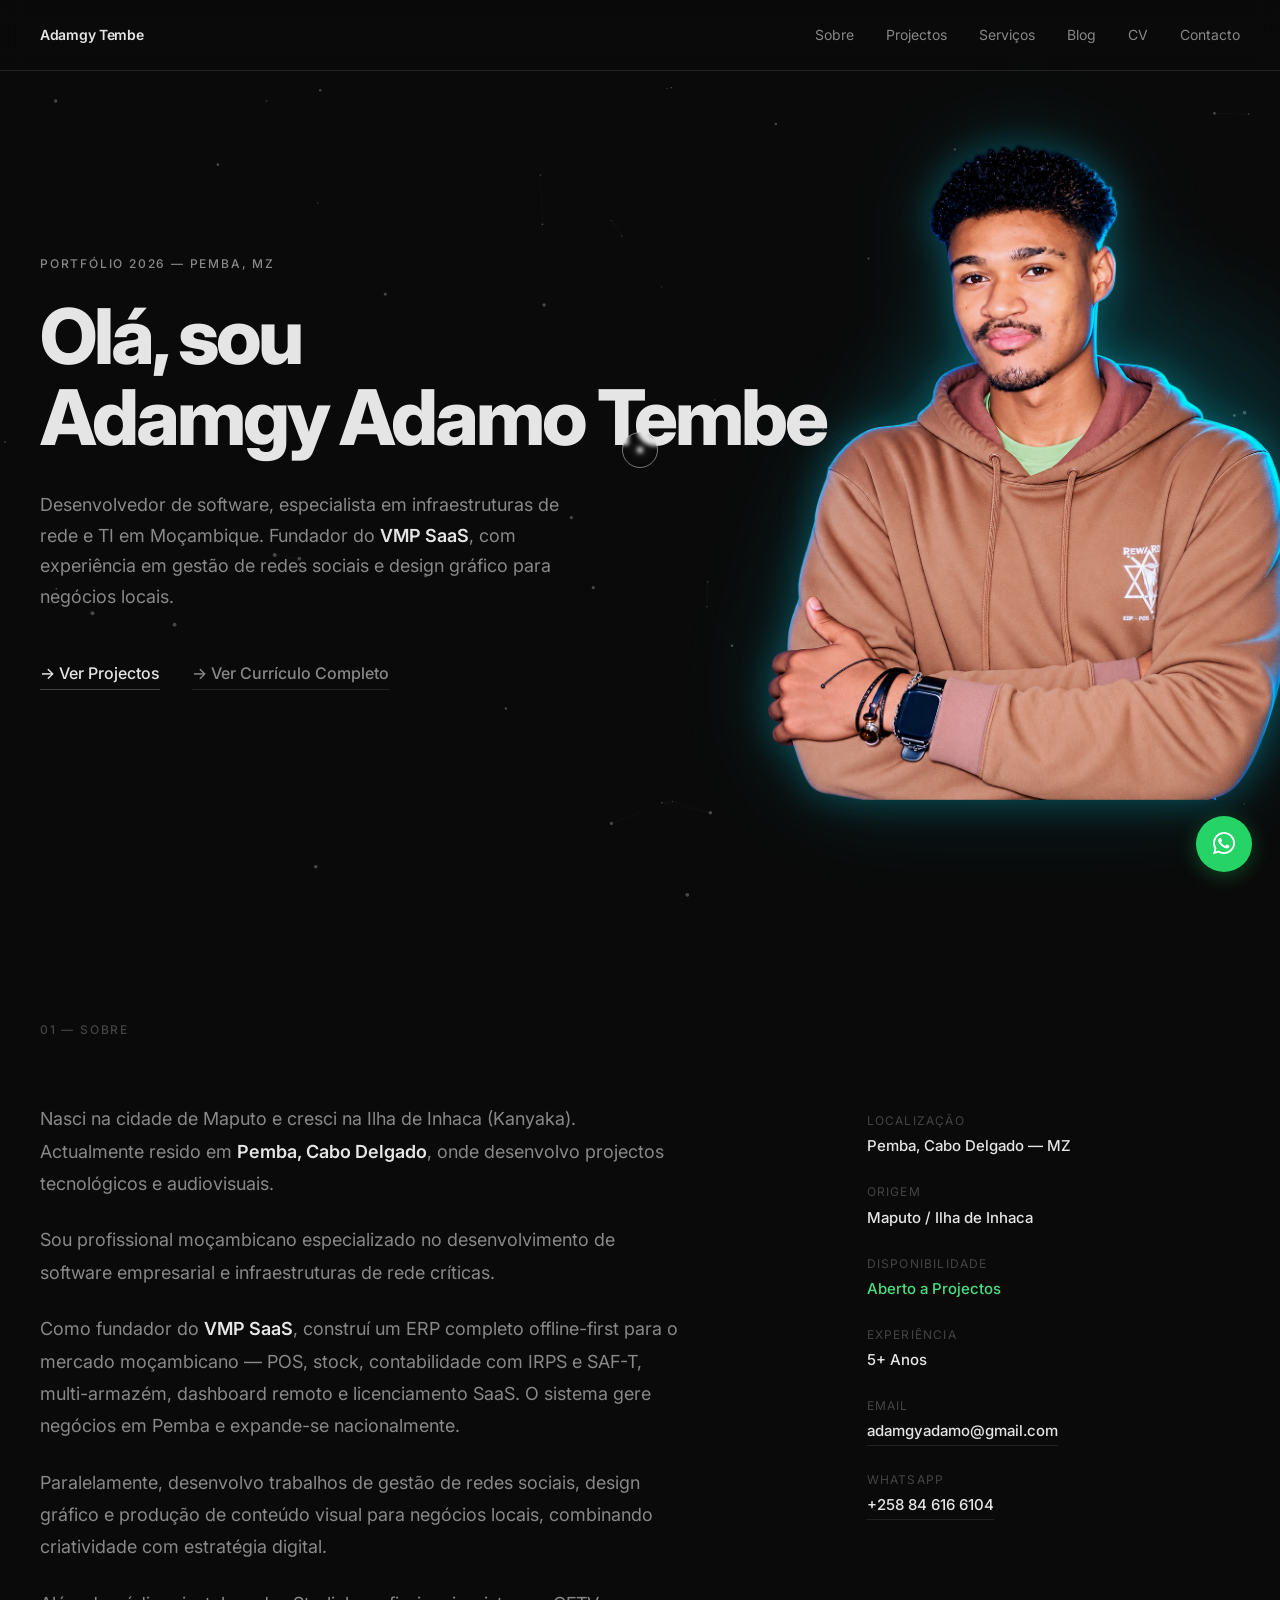
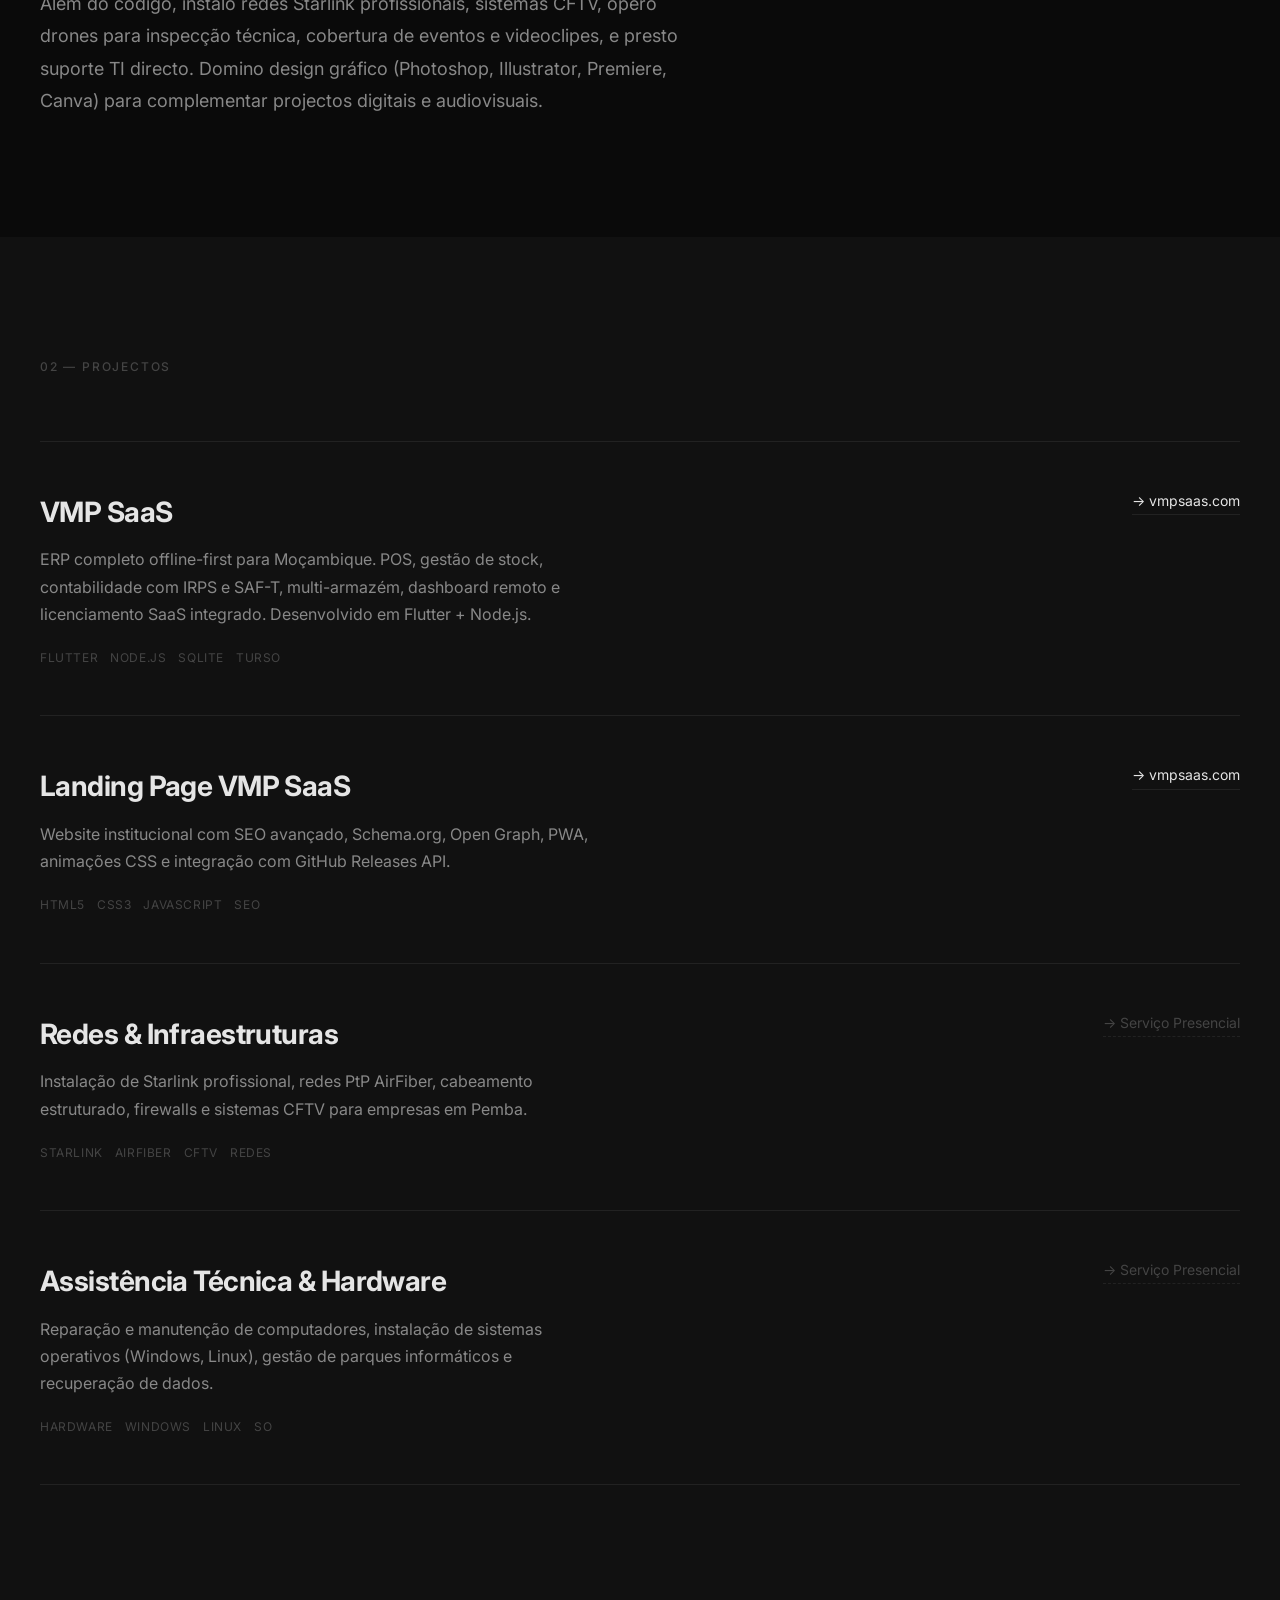
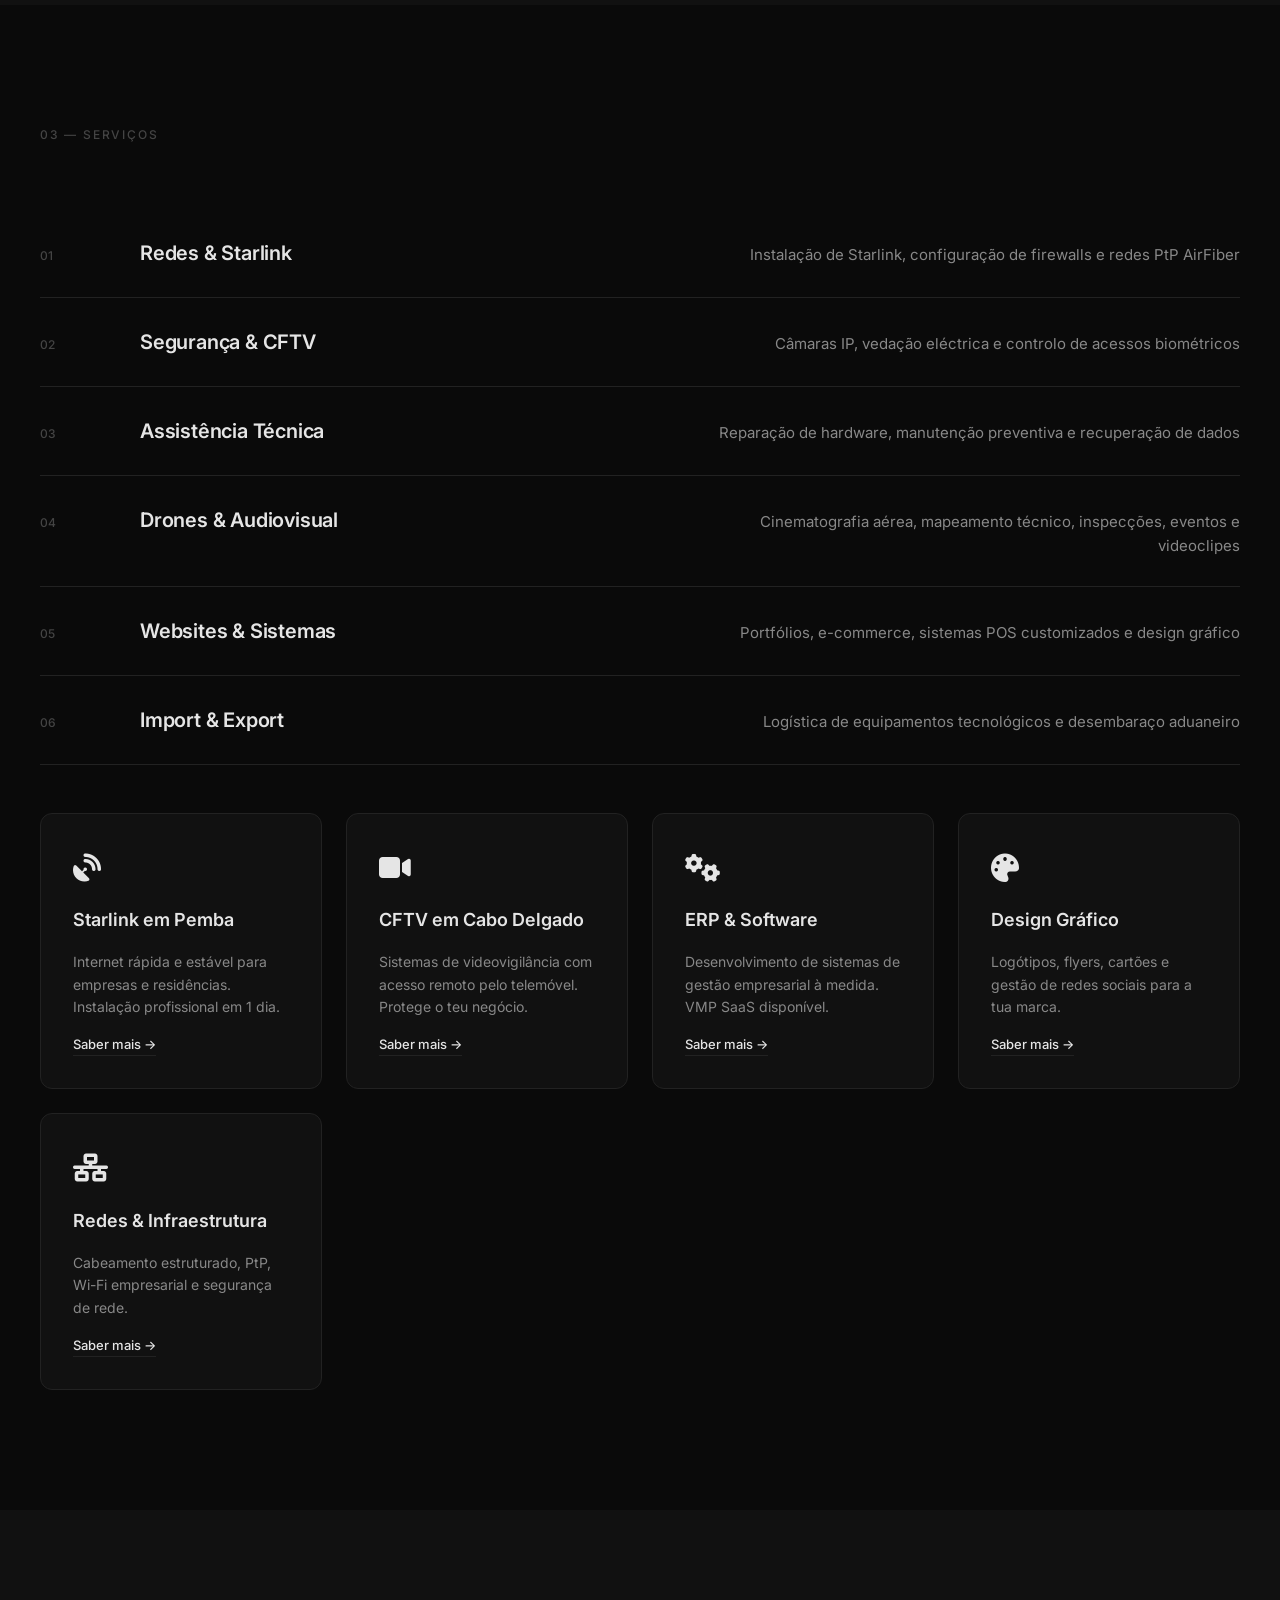
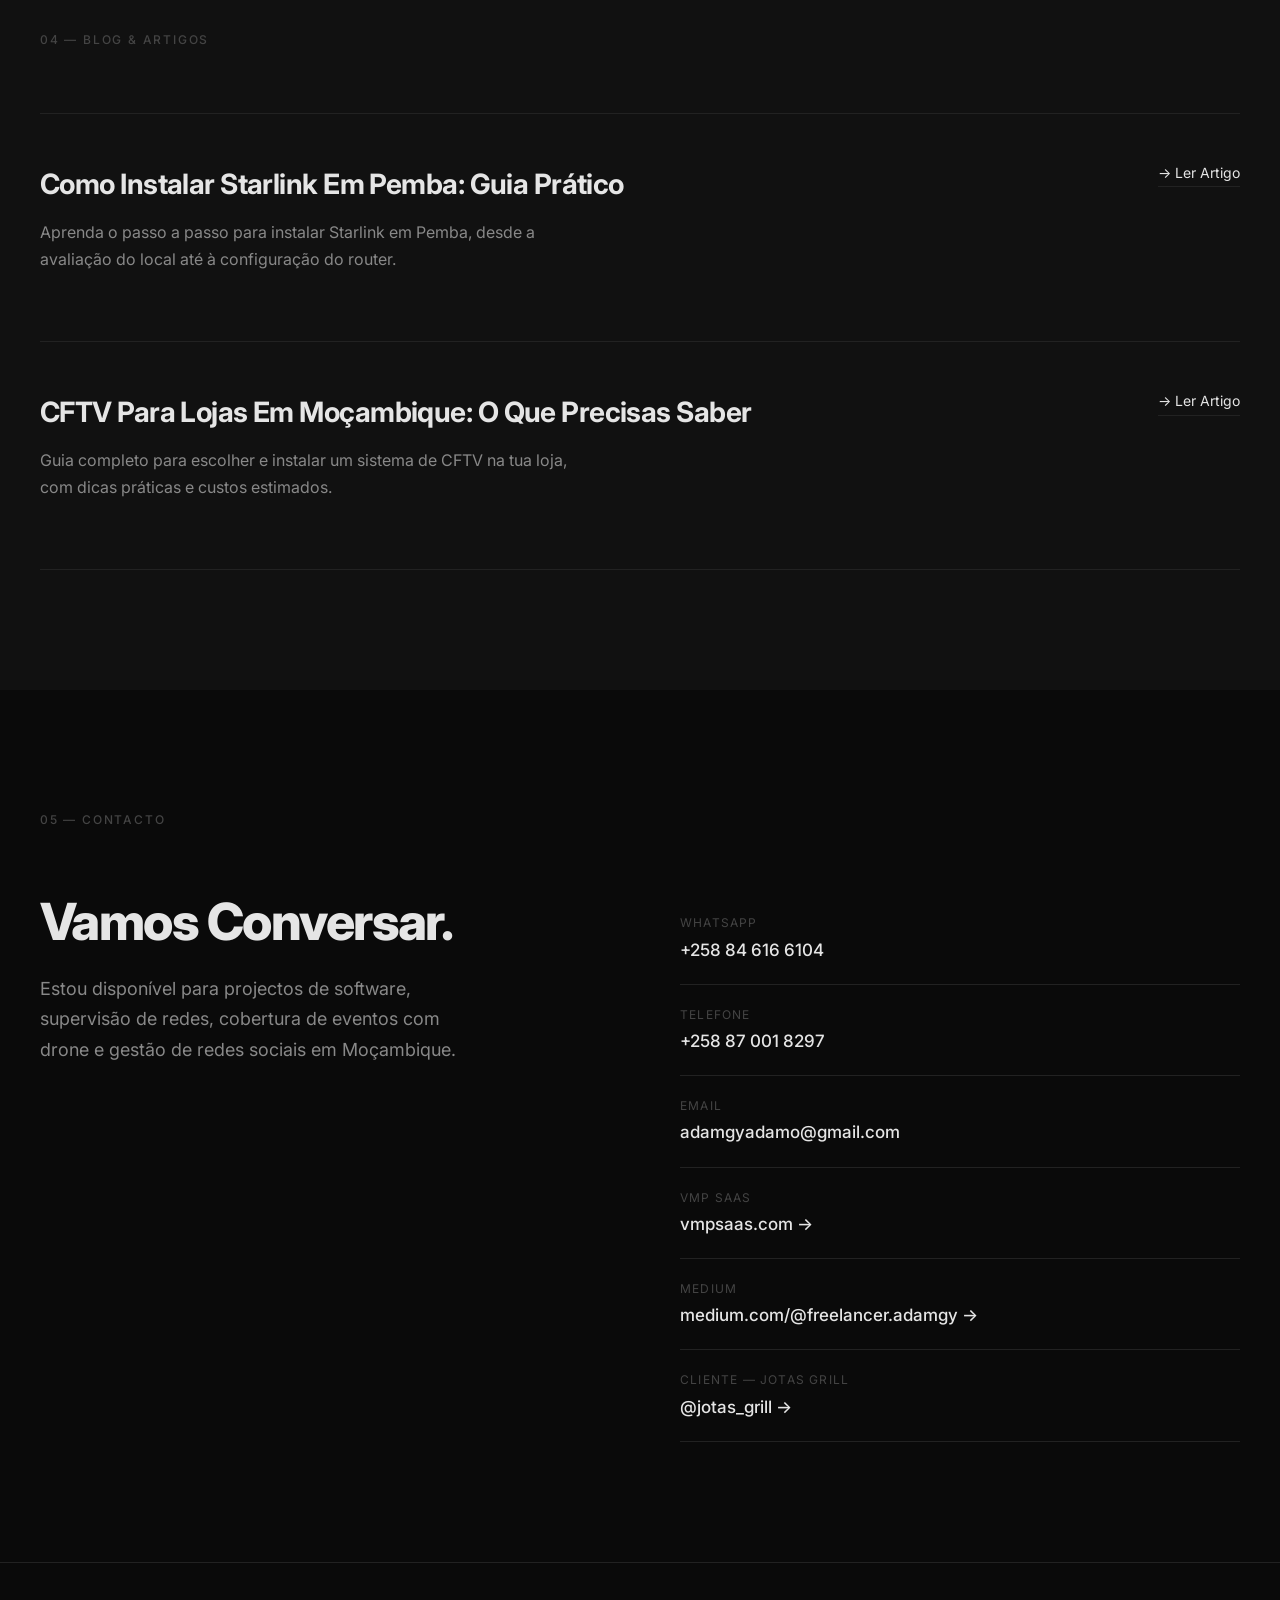
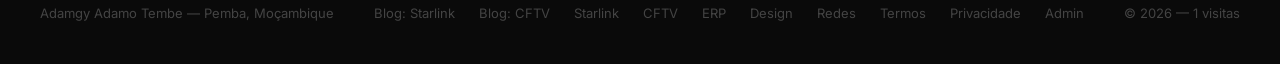
<file: index.html>
<!DOCTYPE html>
<html lang="pt">
<head>
    <meta charset="UTF-8">
    <meta name="viewport" content="width=device-width, initial-scale=1.0">
    
    <!-- SEO Title -->
    <title>Adamgy Adamo Tembe | Desenvolvedor de Software, Redes Starlink e CFTV em Pemba, MZ</title>
    
    <!-- Meta Description -->
    <meta name="description" content="Desenvolvedor de software e especialista em redes Starlink, CFTV e infraestruturas TI em Pemba, Moçambique. Fundador do VMP SaaS. Solicita orçamento hoje.">
    
    <meta name="author" content="Adamgy Adamo Tembe">
    <meta name="robots" content="index, follow">
    <meta name="theme-color" content="#0a0a0a">
    <link rel="canonical" href="https://adamgy.vmpsaas.com/">
    
    <!-- Open Graph Completo -->
    <meta property="og:title" content="Adamgy Adamo Tembe | Desenvolvedor de Software e Redes em Pemba">
    <meta property="og:description" content="Desenvolvedor de software, especialista em Starlink, CFTV e infraestruturas TI em Pemba, MZ. Fundador do VMP SaaS.">
    <meta property="og:type" content="profile">
    <meta property="og:url" content="https://adamgy.vmpsaas.com/">
    <meta property="og:image" content="https://adamgy.vmpsaas.com/assets/images/adamgy.png">
    <meta property="og:image:alt" content="Retrato de Adamgy Adamo Tembe">
    <meta property="og:locale" content="pt_MZ">
    <meta property="og:site_name" content="Portfólio de Adamgy Adamo Tembe">
    
    <!-- Twitter Card -->
    <meta name="twitter:card" content="summary_large_image">
    <meta name="twitter:title" content="Adamgy Adamo Tembe | Desenvolvedor de Software e Redes">
    <meta name="twitter:description" content="Desenvolvedor de software, especialista em Starlink, CFTV e infraestruturas TI em Pemba, MZ.">
    <meta name="twitter:image" content="https://adamgy.vmpsaas.com/assets/images/adamgy.png">
    
    <!-- Schema.org Person + ContactPoint -->
    <script type="application/ld+json">
    {
        "@context": "https://schema.org",
        "@type": "Person",
        "name": "Adamgy Adamo Tembe",
        "jobTitle": "Desenvolvedor de Software",
        "description": "Desenvolvedor de software e especialista em redes Starlink, CFTV e infraestruturas TI em Pemba, Moçambique. Fundador do VMP SaaS.",
        "url": "https://adamgy.vmpsaas.com/",
        "image": "https://adamgy.vmpsaas.com/assets/images/adamgy.png",
        "address": {
            "@type": "PostalAddress",
            "addressLocality": "Pemba",
            "addressRegion": "Cabo Delgado",
            "addressCountry": "MZ"
        },
        "worksFor": {
            "@type": "Organization",
            "name": "VMP SaaS",
            "url": "https://vmpsaas.com"
        },
        "sameAs": [
            "https://linkedin.com/in/adamgy-adamo-tembe-901a17229",
            "https://github.com/adamgy",
            "https://medium.com/@freelancer.adamgy",
            "https://instagram.com/adamgy",
            "https://youtube.com/@adamgy",
            "https://facebook.com/adamgy"
        ],
        "contactPoint": {
            "@type": "ContactPoint",
            "telephone": "+258846166104",
            "email": "adamgyadamo@gmail.com",
            "contactType": "customer service",
            "availableLanguage": ["Portuguese", "English"]
        }
    }
    </script>
    
    <link rel="preconnect" href="https://fonts.googleapis.com">
    <link rel="preconnect" href="https://fonts.gstatic.com" crossorigin>
    <link href="https://fonts.googleapis.com/css2?family=Inter:wght@300;400;500;600;700;800&display=swap" rel="stylesheet">
    <link rel="stylesheet" href="https://cdnjs.cloudflare.com/ajax/libs/font-awesome/6.5.0/css/all.min.css">
    <link rel="stylesheet" href="style.css">
    <link rel="manifest" href="manifest.json">
    <link rel="icon" type="image/svg+xml" href="data:image/svg+xml,%3Csvg xmlns='http://www.w3.org/2000/svg' viewBox='0 0 100 100'%3E%3Crect width='100' height='100' rx='20' fill='%230a0a0a'/%3E%3Ctext x='50' y='68' font-size='50' font-weight='800' text-anchor='middle' fill='%23e5e5e5' font-family='Arial'%3EA%3C/text%3E%3C/svg%3E">
</head>
<body>
    <canvas id="bg-canvas"></canvas>
    <div class="cursor-dot"></div>
    <div class="cursor-outline"></div>
    
    <nav class="nav">
        <a href="/" class="nav-logo">Adamgy Tembe</a>
        <div class="nav-links">
            <a href="#sobre">Sobre</a>
            <a href="#projectos">Projectos</a>
            <a href="#servicos">Serviços</a>
            <a href="/blog/">Blog</a>
            <a href="cv.html">CV</a>
            <a href="#contacto">Contacto</a>
        </div>
        <button class="nav-toggle" aria-label="Menu">≡</button>
    </nav>

    <header class="hero">
        <div class="hero-portrait" aria-hidden="true">
            <img src="assets/images/adamgy.png" alt="">
        </div>
        <p class="hero-eyebrow">Portfólio 2026 — Pemba, MZ</p>
        <h1 class="hero-title">
            Olá, sou<br>
            <span class="hero-name">Adamgy Adamo Tembe</span>
        </h1>
        <p class="hero-desc">
            Desenvolvedor de software, especialista em infraestruturas de rede e TI em Moçambique. 
            Fundador do <strong>VMP SaaS</strong>, com experiência em gestão de redes sociais e design gráfico para negócios locais.
        </p>
        <div class="hero-actions">
            <a href="#projectos" class="hero-link">→ Ver Projectos</a>
            <a href="cv.html" class="hero-link secondary">→ Ver Currículo Completo</a>
        </div>
    </header>

    <section id="sobre" class="section">
        <div class="section-inner">
            <h2 class="section-label">01 — Sobre</h2>
            <div class="section-grid">
                <div class="section-text">
                    <p>
                        Nasci na cidade de Maputo e cresci na Ilha de Inhaca (Kanyaka). Actualmente resido em 
                        <strong>Pemba, Cabo Delgado</strong>, onde desenvolvo projectos tecnológicos e audiovisuais.
                    </p>
                    <p>
                        Sou profissional moçambicano especializado no desenvolvimento de software empresarial e 
                        infraestruturas de rede críticas.
                    </p>
                    <p>
                        Como fundador do <strong>VMP SaaS</strong>, construí um ERP completo offline-first 
                        para o mercado moçambicano — POS, stock, contabilidade com IRPS e SAF-T, multi-armazém, 
                        dashboard remoto e licenciamento SaaS. O sistema gere negócios em Pemba e expande-se nacionalmente.
                    </p>
                    <p>
                        Paralelamente, desenvolvo trabalhos de gestão de redes sociais, design gráfico e produção de 
                        conteúdo visual para negócios locais, combinando criatividade com estratégia digital.
                    </p>
                    <p>
                        Além do código, instalo redes Starlink profissionais, sistemas CFTV, opero drones para 
                        inspecção técnica, cobertura de eventos e videoclipes, e presto suporte TI directo. 
                        Domino design gráfico (Photoshop, Illustrator, Premiere, Canva) para complementar 
                        projectos digitais e audiovisuais.
                    </p>
                </div>
                <div class="section-meta">
                    <div class="meta-item">
                        <span class="meta-label">Localização</span>
                        <span class="meta-value">Pemba, Cabo Delgado — MZ</span>
                    </div>
                    <div class="meta-item">
                        <span class="meta-label">Origem</span>
                        <span class="meta-value">Maputo / Ilha de Inhaca</span>
                    </div>
                    <div class="meta-item">
                        <span class="meta-label">Disponibilidade</span>
                        <span class="meta-value status-open">Aberto a Projectos</span>
                    </div>
                    <div class="meta-item">
                        <span class="meta-label">Experiência</span>
                        <span class="meta-value">5+ Anos</span>
                    </div>
                    <div class="meta-item">
                        <span class="meta-label">Email</span>
                        <a href="mailto:adamgyadamo@gmail.com" class="meta-value link">adamgyadamo@gmail.com</a>
                    </div>
                    <div class="meta-item">
                        <span class="meta-label">WhatsApp</span>
                        <a href="https://wa.me/258846166104" class="meta-value link">+258 84 616 6104</a>
                    </div>
                </div>
            </div>
        </div>
    </section>

    <section id="projectos" class="section section-dim">
        <div class="section-inner">
            <h2 class="section-label">02 — Projectos</h2>
            
            <div class="project-list">
                <article class="project-item">
                    <div class="project-main">
                        <h3 class="project-title">VMP SaaS</h3>
                        <p class="project-desc">
                            ERP completo offline-first para Moçambique. POS, gestão de stock, 
                            contabilidade com IRPS e SAF-T, multi-armazém, dashboard remoto e 
                            licenciamento SaaS integrado. Desenvolvido em Flutter + Node.js.
                        </p>
                        <div class="project-tags">
                            <span>Flutter</span>
                            <span>Node.js</span>
                            <span>SQLite</span>
                            <span>Turso</span>
                        </div>
                    </div>
                    <div class="project-side">
                        <a href="https://vmpsaas.com" target="_blank" class="project-link">→ vmpsaas.com</a>
                    </div>
                </article>

                <article class="project-item">
                    <div class="project-main">
                        <h3 class="project-title">Landing Page VMP SaaS</h3>
                        <p class="project-desc">
                            Website institucional com SEO avançado, Schema.org, Open Graph, 
                            PWA, animações CSS e integração com GitHub Releases API.
                        </p>
                        <div class="project-tags">
                            <span>HTML5</span>
                            <span>CSS3</span>
                            <span>JavaScript</span>
                            <span>SEO</span>
                        </div>
                    </div>
                    <div class="project-side">
                        <a href="https://vmpsaas.com" target="_blank" class="project-link">→ vmpsaas.com</a>
                    </div>
                </article>

                <article class="project-item">
                    <div class="project-main">
                        <h3 class="project-title">Redes & Infraestruturas</h3>
                        <p class="project-desc">
                            Instalação de Starlink profissional, redes PtP AirFiber, 
                            cabeamento estruturado, firewalls e sistemas CFTV para empresas em Pemba.
                        </p>
                        <div class="project-tags">
                            <span>Starlink</span>
                            <span>AirFiber</span>
                            <span>CFTV</span>
                            <span>Redes</span>
                        </div>
                    </div>
                    <div class="project-side">
                        <span class="project-link disabled">→ Serviço Presencial</span>
                    </div>
                </article>

                <article class="project-item">
                    <div class="project-main">
                        <h3 class="project-title">Assistência Técnica & Hardware</h3>
                        <p class="project-desc">
                            Reparação e manutenção de computadores, instalação de sistemas operativos 
                            (Windows, Linux), gestão de parques informáticos e recuperação de dados.
                        </p>
                        <div class="project-tags">
                            <span>Hardware</span>
                            <span>Windows</span>
                            <span>Linux</span>
                            <span>SO</span>
                        </div>
                    </div>
                    <div class="project-side">
                        <span class="project-link disabled">→ Serviço Presencial</span>
                    </div>
                </article>
            </div>
        </div>
    </section>

    <section id="servicos" class="section">
        <div class="section-inner">
            <h2 class="section-label">03 — Serviços</h2>
            <div class="service-list">
                <div class="service-row">
                    <span class="service-num">01</span>
                    <h3 class="service-name">Redes & Starlink</h3>
                    <p class="service-detail">Instalação de Starlink, configuração de firewalls e redes PtP AirFiber</p>
                </div>
                <div class="service-row">
                    <span class="service-num">02</span>
                    <h3 class="service-name">Segurança & CFTV</h3>
                    <p class="service-detail">Câmaras IP, vedação eléctrica e controlo de acessos biométricos</p>
                </div>
                <div class="service-row">
                    <span class="service-num">03</span>
                    <h3 class="service-name">Assistência Técnica</h3>
                    <p class="service-detail">Reparação de hardware, manutenção preventiva e recuperação de dados</p>
                </div>
                <div class="service-row">
                    <span class="service-num">04</span>
                    <h3 class="service-name">Drones & Audiovisual</h3>
                    <p class="service-detail">Cinematografia aérea, mapeamento técnico, inspecções, eventos e videoclipes</p>
                </div>
                <div class="service-row">
                    <span class="service-num">05</span>
                    <h3 class="service-name">Websites & Sistemas</h3>
                    <p class="service-detail">Portfólios, e-commerce, sistemas POS customizados e design gráfico</p>
                </div>
                <div class="service-row">
                    <span class="service-num">06</span>
                    <h3 class="service-name">Import & Export</h3>
                    <p class="service-detail">Logística de equipamentos tecnológicos e desembaraço aduaneiro</p>
                </div>
            </div>

            <!-- Links para as páginas de destino (landing pages) -->
            <div class="service-cards">
                <a href="/starlink-pemba.html" class="service-card">
                    <span class="service-card-icon"><i class="fa-solid fa-satellite-dish"></i></span>
                    <span class="service-card-title">Starlink em Pemba</span>
                    <span class="service-card-desc">Internet rápida e estável para empresas e residências. Instalação profissional em 1 dia.</span>
                    <span class="service-card-link">Saber mais →</span>
                </a>
                <a href="/cftv-cabo-delgado.html" class="service-card">
                    <span class="service-card-icon"><i class="fa-solid fa-video"></i></span>
                    <span class="service-card-title">CFTV em Cabo Delgado</span>
                    <span class="service-card-desc">Sistemas de videovigilância com acesso remoto pelo telemóvel. Protege o teu negócio.</span>
                    <span class="service-card-link">Saber mais →</span>
                </a>
                <a href="/desenvolvimento-erp-mocambique.html" class="service-card">
                    <span class="service-card-icon"><i class="fa-solid fa-gears"></i></span>
                    <span class="service-card-title">ERP & Software</span>
                    <span class="service-card-desc">Desenvolvimento de sistemas de gestão empresarial à medida. VMP SaaS disponível.</span>
                    <span class="service-card-link">Saber mais →</span>
                </a>
                <a href="/design-grafico-mocambique.html" class="service-card">
                    <span class="service-card-icon"><i class="fa-solid fa-palette"></i></span>
                    <span class="service-card-title">Design Gráfico</span>
                    <span class="service-card-desc">Logótipos, flyers, cartões e gestão de redes sociais para a tua marca.</span>
                    <span class="service-card-link">Saber mais →</span>
                </a>
                <a href="/redes-infraestrutura-pemba.html" class="service-card">
                    <span class="service-card-icon"><i class="fa-solid fa-network-wired"></i></span>
                    <span class="service-card-title">Redes & Infraestrutura</span>
                    <span class="service-card-desc">Cabeamento estruturado, PtP, Wi-Fi empresarial e segurança de rede.</span>
                    <span class="service-card-link">Saber mais →</span>
                </a>
            </div>
        </div>
    </section>

    <!-- LINKS PARA O BLOG -->
    <section id="blog" class="section section-dim">
        <div class="section-inner">
            <h2 class="section-label">04 — Blog & Artigos</h2>
            <div class="project-list">
                <article class="project-item">
                    <div class="project-main">
                        <h3 class="project-title">Como Instalar Starlink Em Pemba: Guia Prático</h3>
                        <p class="project-desc">
                            Aprenda o passo a passo para instalar Starlink em Pemba, desde a avaliação do local até à configuração do router.
                        </p>
                    </div>
                    <div class="project-side">
                        <a href="/blog/como-instalar-starlink-pemba.html" class="project-link">→ Ler Artigo</a>
                    </div>
                </article>
                <article class="project-item">
                    <div class="project-main">
                        <h3 class="project-title">CFTV Para Lojas Em Moçambique: O Que Precisas Saber</h3>
                        <p class="project-desc">
                            Guia completo para escolher e instalar um sistema de CFTV na tua loja, com dicas práticas e custos estimados.
                        </p>
                    </div>
                    <div class="project-side">
                        <a href="/blog/cftv-lojas-mocambique.html" class="project-link">→ Ler Artigo</a>
                    </div>
                </article>
            </div>
        </div>
    </section>

    <section id="contacto" class="section">
        <div class="section-inner">
            <h2 class="section-label">05 — Contacto</h2>
            <div class="contact-layout">
                <div class="contact-lead">
                    <h3 class="contact-title">Vamos Conversar.</h3>
                    <p class="contact-desc">
                        Estou disponível para projectos de software, supervisão de redes, 
                        cobertura de eventos com drone e gestão de redes sociais em Moçambique.
                    </p>
                </div>
                <div class="contact-channels">
                    <a href="https://wa.me/258846166104?text=Olá,%20gostaria%20de%20pedir%20um%20orçamento" target="_blank" class="channel">
                        <span class="channel-label">WhatsApp</span>
                        <span class="channel-value">+258 84 616 6104</span>
                    </a>
                    <a href="tel:+258870018297" class="channel">
                        <span class="channel-label">Telefone</span>
                        <span class="channel-value">+258 87 001 8297</span>
                    </a>
                    <a href="mailto:adamgyadamo@gmail.com" class="channel">
                        <span class="channel-label">Email</span>
                        <span class="channel-value">adamgyadamo@gmail.com</span>
                    </a>
                    <a href="https://vmpsaas.com" target="_blank" class="channel">
                        <span class="channel-label">VMP SaaS</span>
                        <span class="channel-value">vmpsaas.com →</span>
                    </a>
                    <a href="https://medium.com/@freelancer.adamgy" target="_blank" class="channel">
                        <span class="channel-label">Medium</span>
                        <span class="channel-value">medium.com/@freelancer.adamgy →</span>
                    </a>
                    <a href="https://www.instagram.com/jotas_grill/" target="_blank" class="channel">
                        <span class="channel-label">Cliente — Jotas Grill</span>
                        <span class="channel-value">@jotas_grill →</span>
                    </a>
                </div>
            </div>
        </div>
    </section>

    <footer class="footer">
        <div class="footer-inner">
            <p>Adamgy Adamo Tembe — Pemba, Moçambique</p>
            <div class="footer-links">
                <a href="/blog/como-instalar-starlink-pemba.html">Blog: Starlink</a>
                <a href="/blog/cftv-lojas-mocambique.html">Blog: CFTV</a>
                <a href="/starlink-pemba.html">Starlink</a>
                <a href="/cftv-cabo-delgado.html">CFTV</a>
                <a href="/desenvolvimento-erp-mocambique.html">ERP</a>
                <a href="/design-grafico-mocambique.html">Design</a>
                <a href="/redes-infraestrutura-pemba.html">Redes</a>
                <a href="termos.html">Termos</a>
                <a href="privacidade.html">Privacidade</a>
                <a href="login.html">Admin</a>
            </div>
            <p class="footer-copy">© 2026 — <span id="visit-count">...</span> visitas</p>
        </div>
    </footer>

    <a href="https://wa.me/258846166104?text=Olá,%20gostaria%20de%20pedir%20um%20orçamento" class="wa-float" target="_blank" rel="noopener" aria-label="Pedir orçamento pelo WhatsApp">
        <i class="fa-brands fa-whatsapp"></i>
    </a>

    <script src="script.js"></script>
</body>
</html>
</file>
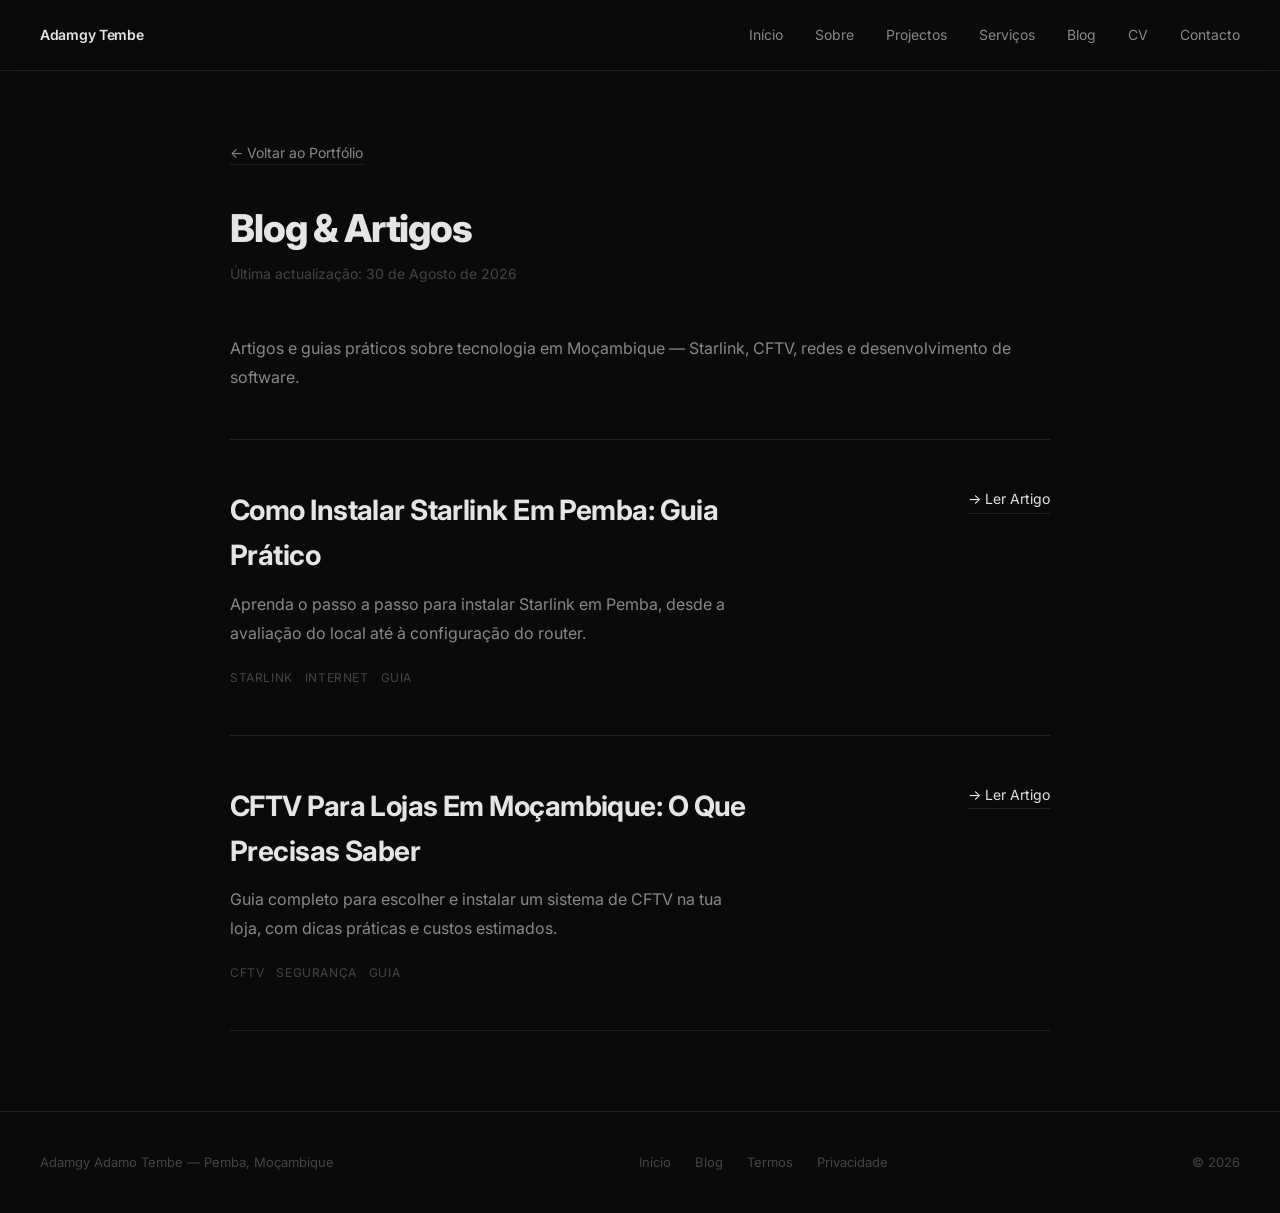
<file: blog/index.html>
<!DOCTYPE html>
<html lang="pt">
<head>
    <meta charset="UTF-8">
    <meta name="viewport" content="width=device-width, initial-scale=1.0">
    
    <title>Blog — Adamgy Adamo Tembe | Artigos sobre Tecnologia em Moçambique</title>
    
    <meta name="description" content="Artigos e guias práticos sobre Starlink, CFTV, redes e desenvolvimento de software em Moçambique, escritos por Adamgy Adamo Tembe.">
    
    <meta name="author" content="Adamgy Adamo Tembe">
    <meta name="robots" content="index, follow">
    <link rel="canonical" href="https://adamgy.vmpsaas.com/blog/">
    
    <meta property="og:title" content="Blog — Adamgy Adamo Tembe">
    <meta property="og:description" content="Artigos sobre tecnologia, Starlink, CFTV e desenvolvimento em Moçambique.">
    <meta property="og:type" content="website">
    <meta property="og:url" content="https://adamgy.vmpsaas.com/blog/">
    <meta property="og:image" content="https://adamgy.vmpsaas.com/assets/images/adamgy.png">
    <meta property="og:locale" content="pt_MZ">
    
    <link rel="preconnect" href="https://fonts.googleapis.com">
    <link href="https://fonts.googleapis.com/css2?family=Inter:wght@300;400;500;600;700;800&display=swap" rel="stylesheet">
    <link rel="stylesheet" href="../style.css">
    <link rel="icon" type="image/svg+xml" href="data:image/svg+xml,%3Csvg xmlns='http://www.w3.org/2000/svg' viewBox='0 0 100 100'%3E%3Crect width='100' height='100' rx='20' fill='%230a0a0a'/%3E%3Ctext x='50' y='68' font-size='50' font-weight='800' text-anchor='middle' fill='%23e5e5e5' font-family='Arial'%3EA%3C/text%3E%3C/svg%3E">
</head>
<body>
    <nav class="nav">
        <a href="/" class="nav-logo">Adamgy Tembe</a>
        <div class="nav-links">
            <a href="/">Início</a>
            <a href="/#sobre">Sobre</a>
            <a href="/#projectos">Projectos</a>
            <a href="/#servicos">Serviços</a>
            <a href="/blog/">Blog</a>
            <a href="/cv.html">CV</a>
            <a href="/#contacto">Contacto</a>
        </div>
        <button class="nav-toggle" aria-label="Menu">≡</button>
    </nav>

    <main class="blog-page" style="max-width: 900px;">
        <a href="/" class="back-nav" style="display: inline-flex; align-items: center; gap: 8px; color: var(--text-muted); text-decoration: none; font-size: 0.875rem; margin-bottom: 40px; transition: color 0.3s;">← Voltar ao Portfólio</a>
        
        <h1>Blog & Artigos</h1>
        <div class="blog-meta">
            <span>Última actualização: 30 de Agosto de 2026</span>
        </div>
        
        <p style="margin-bottom: 48px;">
            Artigos e guias práticos sobre tecnologia em Moçambique — Starlink, CFTV, redes e desenvolvimento de software.
        </p>

        <!-- Lista de artigos -->
        <div class="project-list">
            <article class="project-item">
                <div class="project-main">
                    <h3 class="project-title">Como Instalar Starlink Em Pemba: Guia Prático</h3>
                    <p class="project-desc">
                        Aprenda o passo a passo para instalar Starlink em Pemba, desde a avaliação do local até à configuração do router.
                    </p>
                    <div class="project-tags">
                        <span>Starlink</span>
                        <span>Internet</span>
                        <span>Guia</span>
                    </div>
                </div>
                <div class="project-side">
                    <a href="/blog/como-instalar-starlink-pemba.html" class="project-link">→ Ler Artigo</a>
                </div>
            </article>

            <article class="project-item">
                <div class="project-main">
                    <h3 class="project-title">CFTV Para Lojas Em Moçambique: O Que Precisas Saber</h3>
                    <p class="project-desc">
                        Guia completo para escolher e instalar um sistema de CFTV na tua loja, com dicas práticas e custos estimados.
                    </p>
                    <div class="project-tags">
                        <span>CFTV</span>
                        <span>Segurança</span>
                        <span>Guia</span>
                    </div>
                </div>
                <div class="project-side">
                    <a href="/blog/cftv-lojas-mocambique.html" class="project-link">→ Ler Artigo</a>
                </div>
            </article>
        </div>
    </main>

    <footer class="footer">
        <div class="footer-inner">
            <p>Adamgy Adamo Tembe — Pemba, Moçambique</p>
            <div class="footer-links">
                <a href="/">Início</a>
                <a href="/blog/">Blog</a>
                <a href="/termos.html">Termos</a>
                <a href="/privacidade.html">Privacidade</a>
            </div>
            <p class="footer-copy">© 2026</p>
        </div>
    </footer>

    <script src="../script.js"></script>
</body>
</html>
</file>
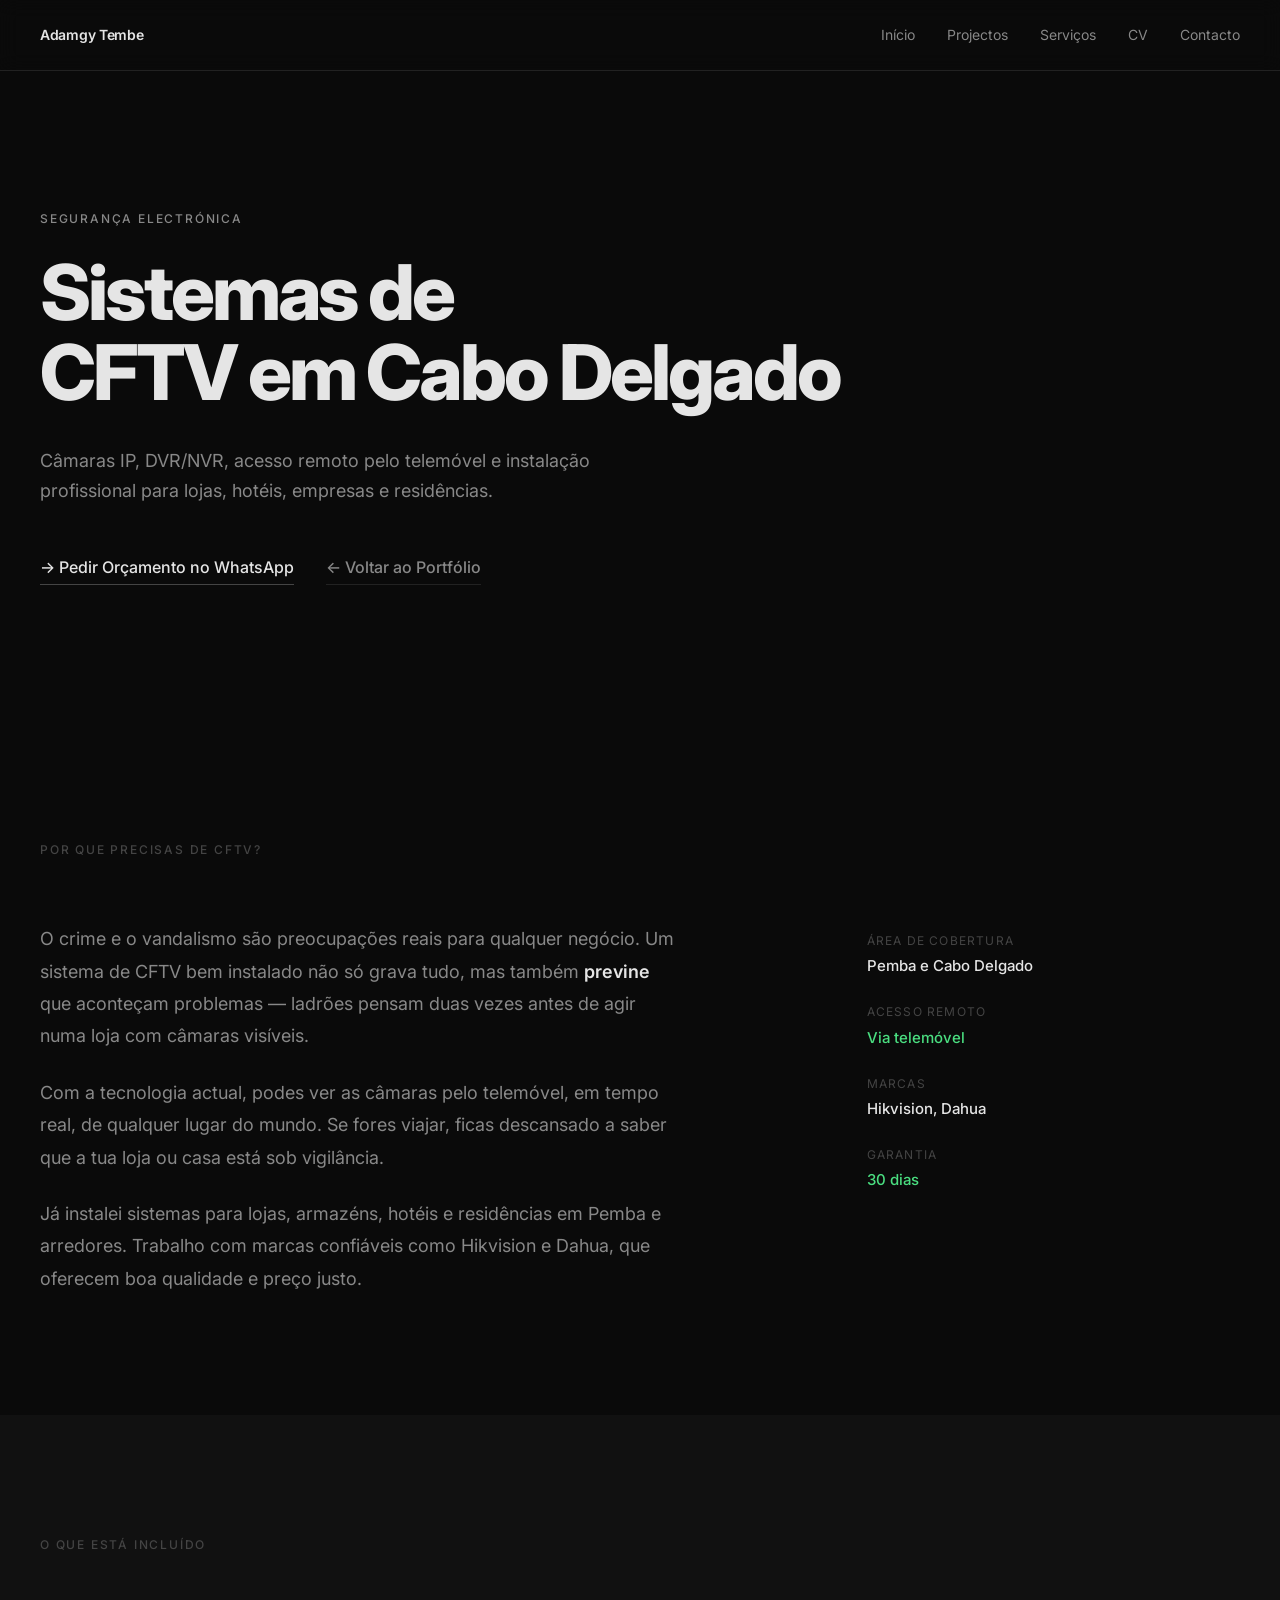
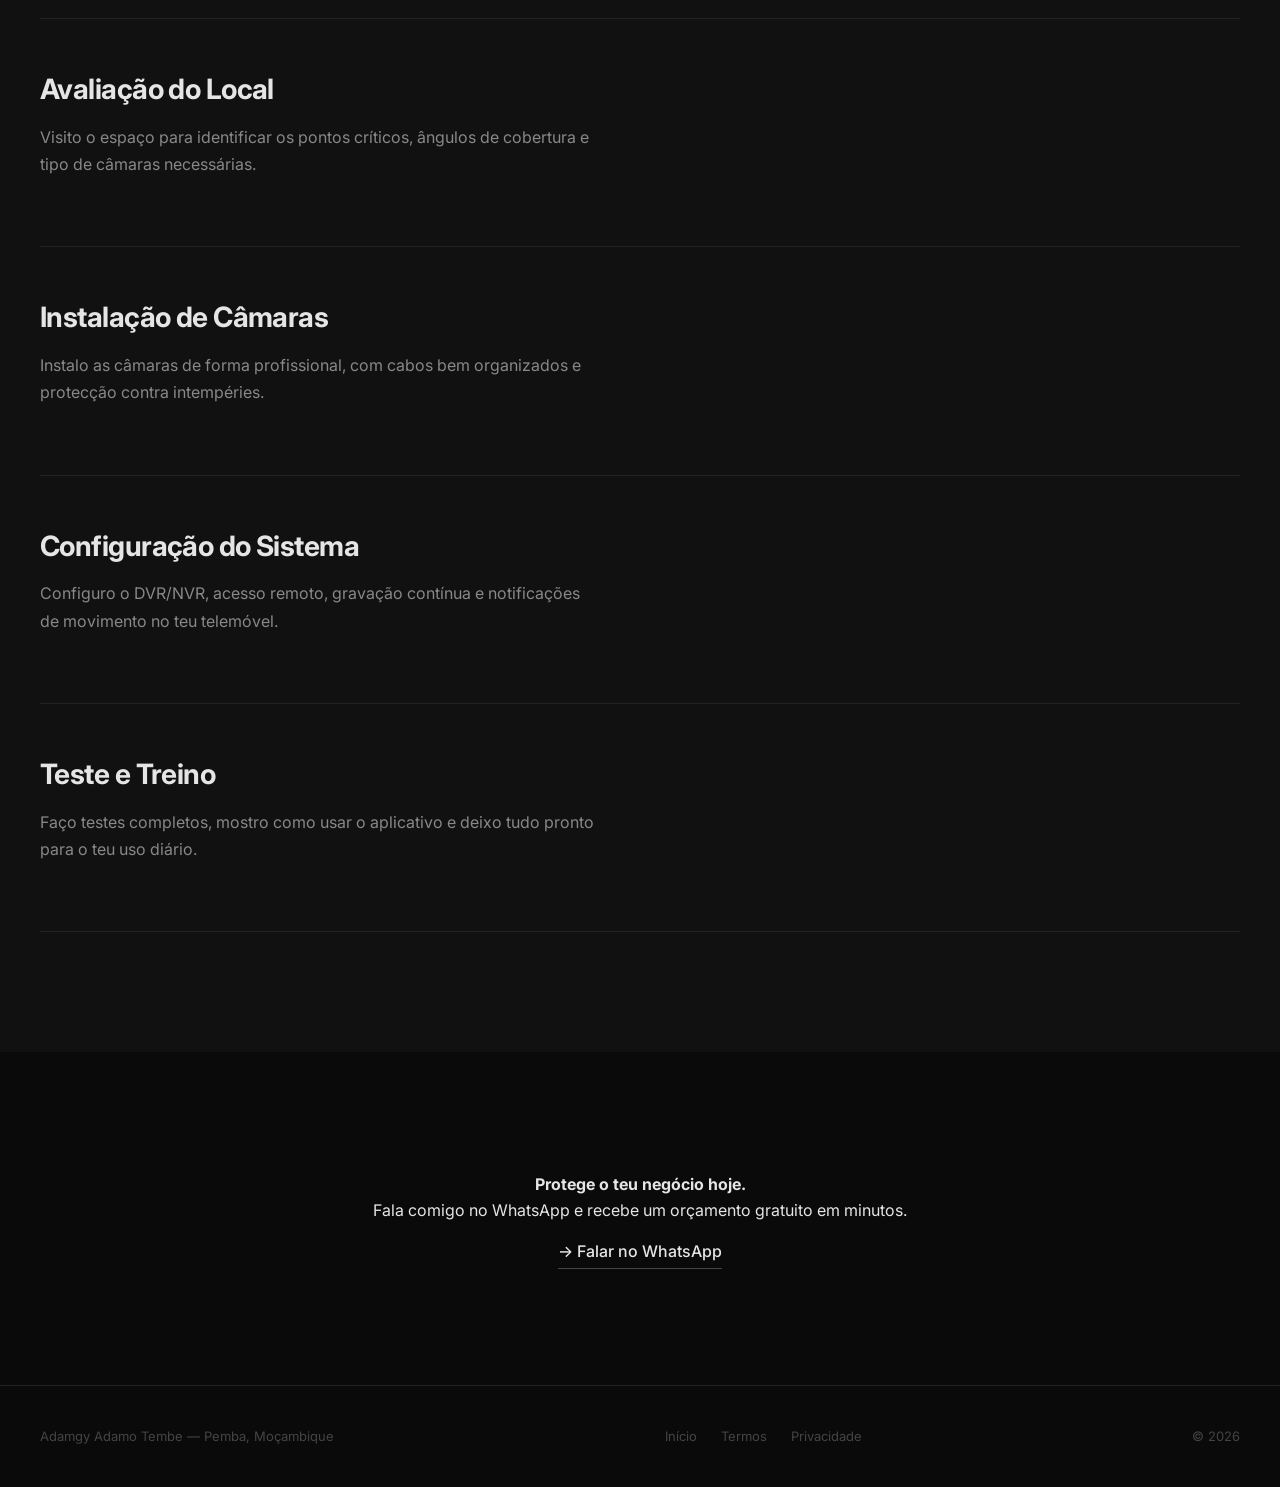
<file: cftv-cabo-delgado.html>
<!DOCTYPE html>
<html lang="pt">
<head>
    <meta charset="UTF-8">
    <meta name="viewport" content="width=device-width, initial-scale=1.0">
    
    <title>Sistemas CFTV em Cabo Delgado | Segurança Electrónica — Adamgy Tembe</title>
    
    <meta name="description" content="Instalação de sistemas CFTV e câmaras IP em Cabo Delgado. Segurança 24/7 para lojas, hotéis e empresas. Contacta via WhatsApp para orçamento.">
    
    <meta name="author" content="Adamgy Adamo Tembe">
    <meta name="robots" content="index, follow">
    <link rel="canonical" href="https://adamgy.vmpsaas.com/cftv-cabo-delgado.html">
    
    <meta property="og:title" content="Sistemas CFTV em Cabo Delgado — Adamgy Tembe">
    <meta property="og:description" content="Segurança electrónica completa para Cabo Delgado. Câmaras IP, DVR/NVR, acesso remoto e instalação profissional.">
    <meta property="og:type" content="website">
    <meta property="og:url" content="https://adamgy.vmpsaas.com/cftv-cabo-delgado.html">
    <meta property="og:image" content="https://adamgy.vmpsaas.com/assets/images/adamgy.png">
    <meta property="og:locale" content="pt_MZ">
    
    <script type="application/ld+json">
    {
        "@context": "https://schema.org",
        "@type": "Service",
        "name": "Instalação de CFTV em Cabo Delgado",
        "description": "Sistemas de videovigilância profissional para empresas, lojas e residências em Cabo Delgado, Moçambique.",
        "provider": {
            "@type": "Person",
            "name": "Adamgy Adamo Tembe",
            "url": "https://adamgy.vmpsaas.com/"
        },
        "areaServed": {
            "@type": "State",
            "name": "Cabo Delgado",
            "addressCountry": "MZ"
        },
        "serviceType": "Security Systems"
    }
    </script>
    
    <link rel="preconnect" href="https://fonts.googleapis.com">
    <link href="https://fonts.googleapis.com/css2?family=Inter:wght@300;400;500;600;700;800&display=swap" rel="stylesheet">
    <link rel="stylesheet" href="style.css">
    <link rel="icon" type="image/svg+xml" href="data:image/svg+xml,%3Csvg xmlns='http://www.w3.org/2000/svg' viewBox='0 0 100 100'%3E%3Crect width='100' height='100' rx='20' fill='%230a0a0a'/%3E%3Ctext x='50' y='68' font-size='50' font-weight='800' text-anchor='middle' fill='%23e5e5e5' font-family='Arial'%3EA%3C/text%3E%3C/svg%3E">
</head>
<body>
    <nav class="nav">
        <a href="/" class="nav-logo">Adamgy Tembe</a>
        <div class="nav-links">
            <a href="/">Início</a>
            <a href="/#projectos">Projectos</a>
            <a href="/#servicos">Serviços</a>
            <a href="cv.html">CV</a>
            <a href="/#contacto">Contacto</a>
        </div>
        <button class="nav-toggle" aria-label="Menu">≡</button>
    </nav>

    <header class="hero" style="min-height: 80vh; padding-top: 150px;">
        <p class="hero-eyebrow">Segurança Electrónica</p>
        <h1 class="hero-title">
            Sistemas de<br>
            <span class="hero-name">CFTV em Cabo Delgado</span>
        </h1>
        <p class="hero-desc">
            Câmaras IP, DVR/NVR, acesso remoto pelo telemóvel e instalação profissional para lojas, hotéis, empresas e residências.
        </p>
        <div class="hero-actions">
            <a href="https://wa.me/258846166104?text=Olá,%20quero%20instalar%20CFTV%20em%20Cabo%20Delgado" target="_blank" class="hero-link">→ Pedir Orçamento no WhatsApp</a>
            <a href="/" class="hero-link secondary">← Voltar ao Portfólio</a>
        </div>
    </header>

    <section class="section">
        <div class="section-inner">
            <h2 class="section-label">Por Que Precisas de CFTV?</h2>
            <div class="section-grid">
                <div class="section-text">
                    <p>
                        O crime e o vandalismo são preocupações reais para qualquer negócio. Um sistema de CFTV bem instalado não só grava tudo, mas também <strong>previne</strong> que aconteçam problemas — ladrões pensam duas vezes antes de agir numa loja com câmaras visíveis.
                    </p>
                    <p>
                        Com a tecnologia actual, podes ver as câmaras pelo telemóvel, em tempo real, de qualquer lugar do mundo. Se fores viajar, ficas descansado a saber que a tua loja ou casa está sob vigilância.
                    </p>
                    <p>
                        Já instalei sistemas para lojas, armazéns, hotéis e residências em Pemba e arredores. Trabalho com marcas confiáveis como Hikvision e Dahua, que oferecem boa qualidade e preço justo.
                    </p>
                </div>
                <div class="section-meta">
                    <div class="meta-item">
                        <span class="meta-label">Área de Cobertura</span>
                        <span class="meta-value">Pemba e Cabo Delgado</span>
                    </div>
                    <div class="meta-item">
                        <span class="meta-label">Acesso Remoto</span>
                        <span class="meta-value status-open">Via telemóvel</span>
                    </div>
                    <div class="meta-item">
                        <span class="meta-label">Marcas</span>
                        <span class="meta-value">Hikvision, Dahua</span>
                    </div>
                    <div class="meta-item">
                        <span class="meta-label">Garantia</span>
                        <span class="meta-value status-open">30 dias</span>
                    </div>
                </div>
            </div>
        </div>
    </section>

    <section class="section section-dim">
        <div class="section-inner">
            <h2 class="section-label">O Que Está Incluído</h2>
            <div class="project-list">
                <article class="project-item">
                    <div class="project-main">
                        <h3 class="project-title">Avaliação do Local</h3>
                        <p class="project-desc">
                            Visito o espaço para identificar os pontos críticos, ângulos de cobertura e tipo de câmaras necessárias.
                        </p>
                    </div>
                </article>
                <article class="project-item">
                    <div class="project-main">
                        <h3 class="project-title">Instalação de Câmaras</h3>
                        <p class="project-desc">
                            Instalo as câmaras de forma profissional, com cabos bem organizados e protecção contra intempéries.
                        </p>
                    </div>
                </article>
                <article class="project-item">
                    <div class="project-main">
                        <h3 class="project-title">Configuração do Sistema</h3>
                        <p class="project-desc">
                            Configuro o DVR/NVR, acesso remoto, gravação contínua e notificações de movimento no teu telemóvel.
                        </p>
                    </div>
                </article>
                <article class="project-item">
                    <div class="project-main">
                        <h3 class="project-title">Teste e Treino</h3>
                        <p class="project-desc">
                            Faço testes completos, mostro como usar o aplicativo e deixo tudo pronto para o teu uso diário.
                        </p>
                    </div>
                </article>
            </div>
        </div>
    </section>

    <section class="section">
        <div class="section-inner">
            <div class="legal-box" style="text-align: center; max-width: 600px; margin: 0 auto;">
                <p><strong>Protege o teu negócio hoje.</strong></p>
                <p>Fala comigo no WhatsApp e recebe um orçamento gratuito em minutos.</p>
                <a href="https://wa.me/258846166104?text=Olá,%20quero%20instalar%20CFTV%20em%20Cabo%20Delgado" target="_blank" class="hero-link" style="display: inline-block; margin-top: 16px;">→ Falar no WhatsApp</a>
            </div>
        </div>
    </section>

    <footer class="footer">
        <div class="footer-inner">
            <p>Adamgy Adamo Tembe — Pemba, Moçambique</p>
            <div class="footer-links">
                <a href="/">Início</a>
                <a href="termos.html">Termos</a>
                <a href="privacidade.html">Privacidade</a>
            </div>
            <p class="footer-copy">© 2026</p>
        </div>
    </footer>

    <script src="script.js"></script>
</body>
</html>
</file>
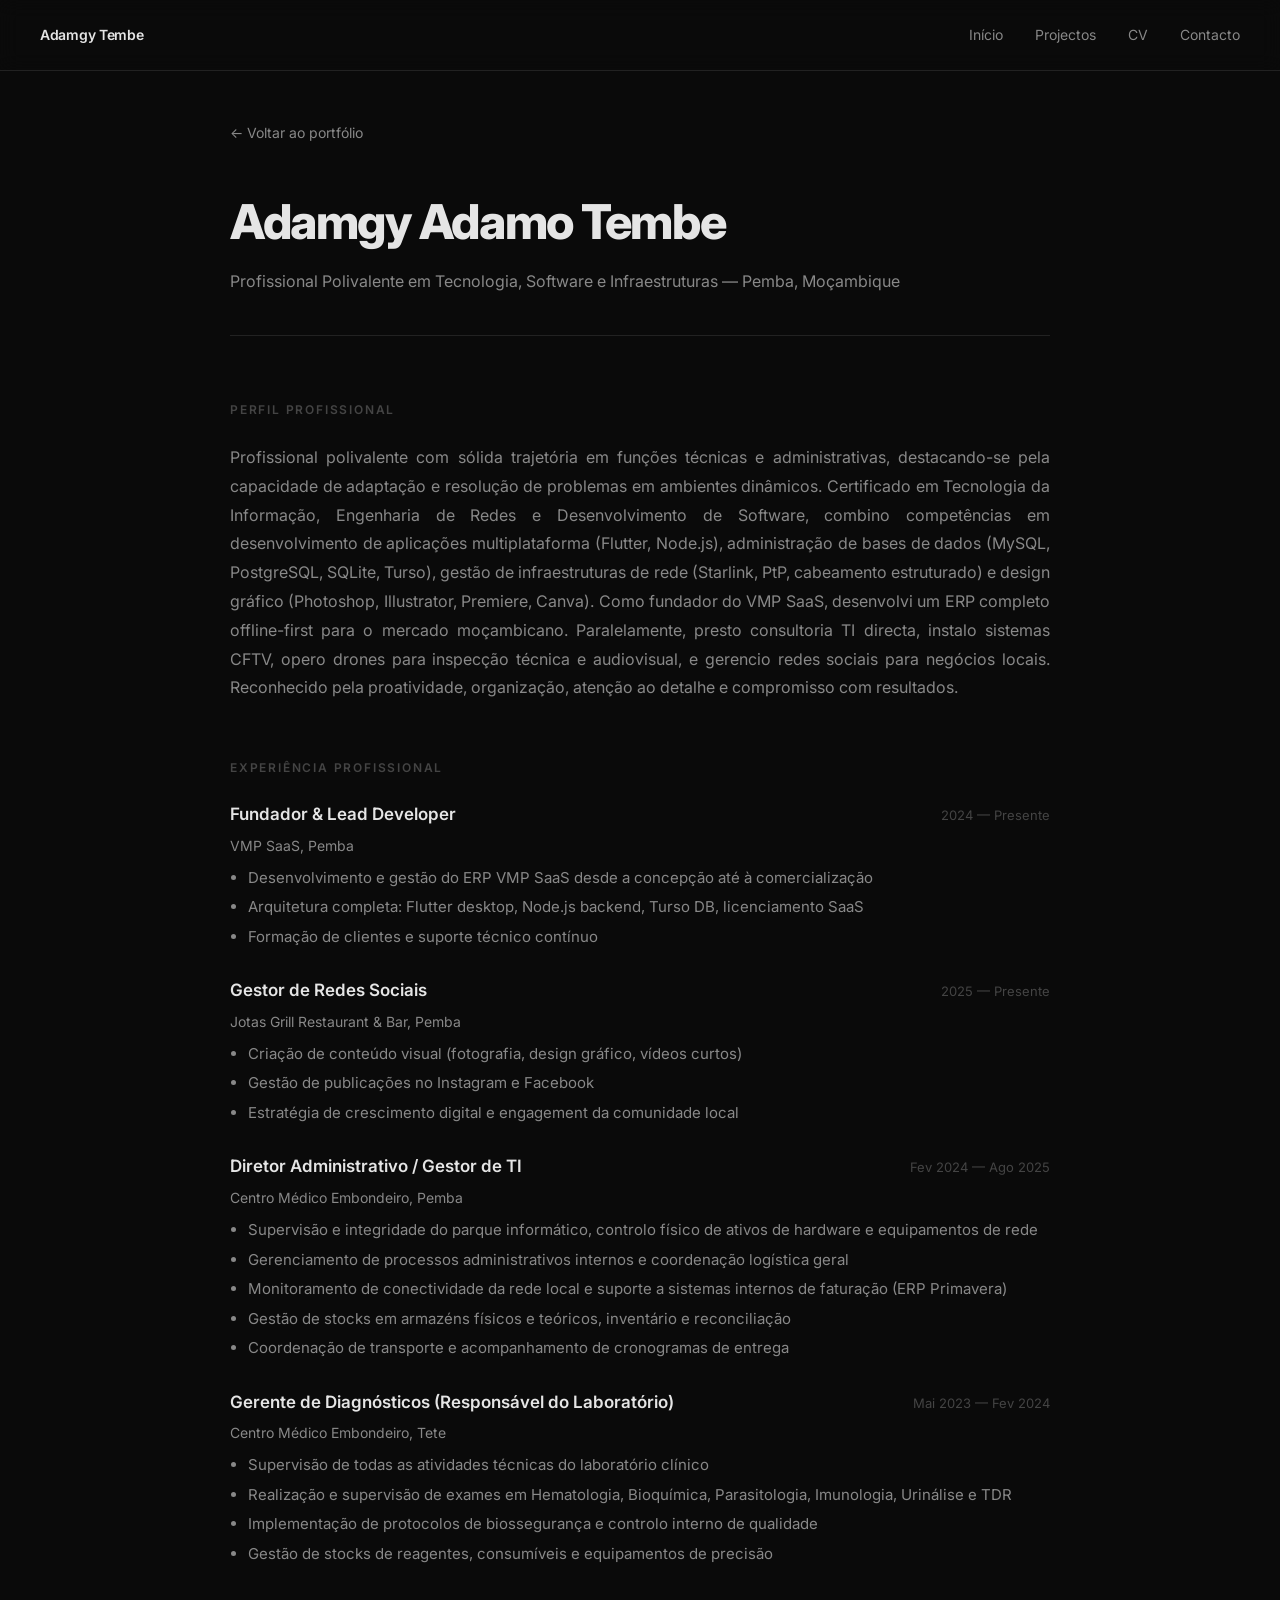
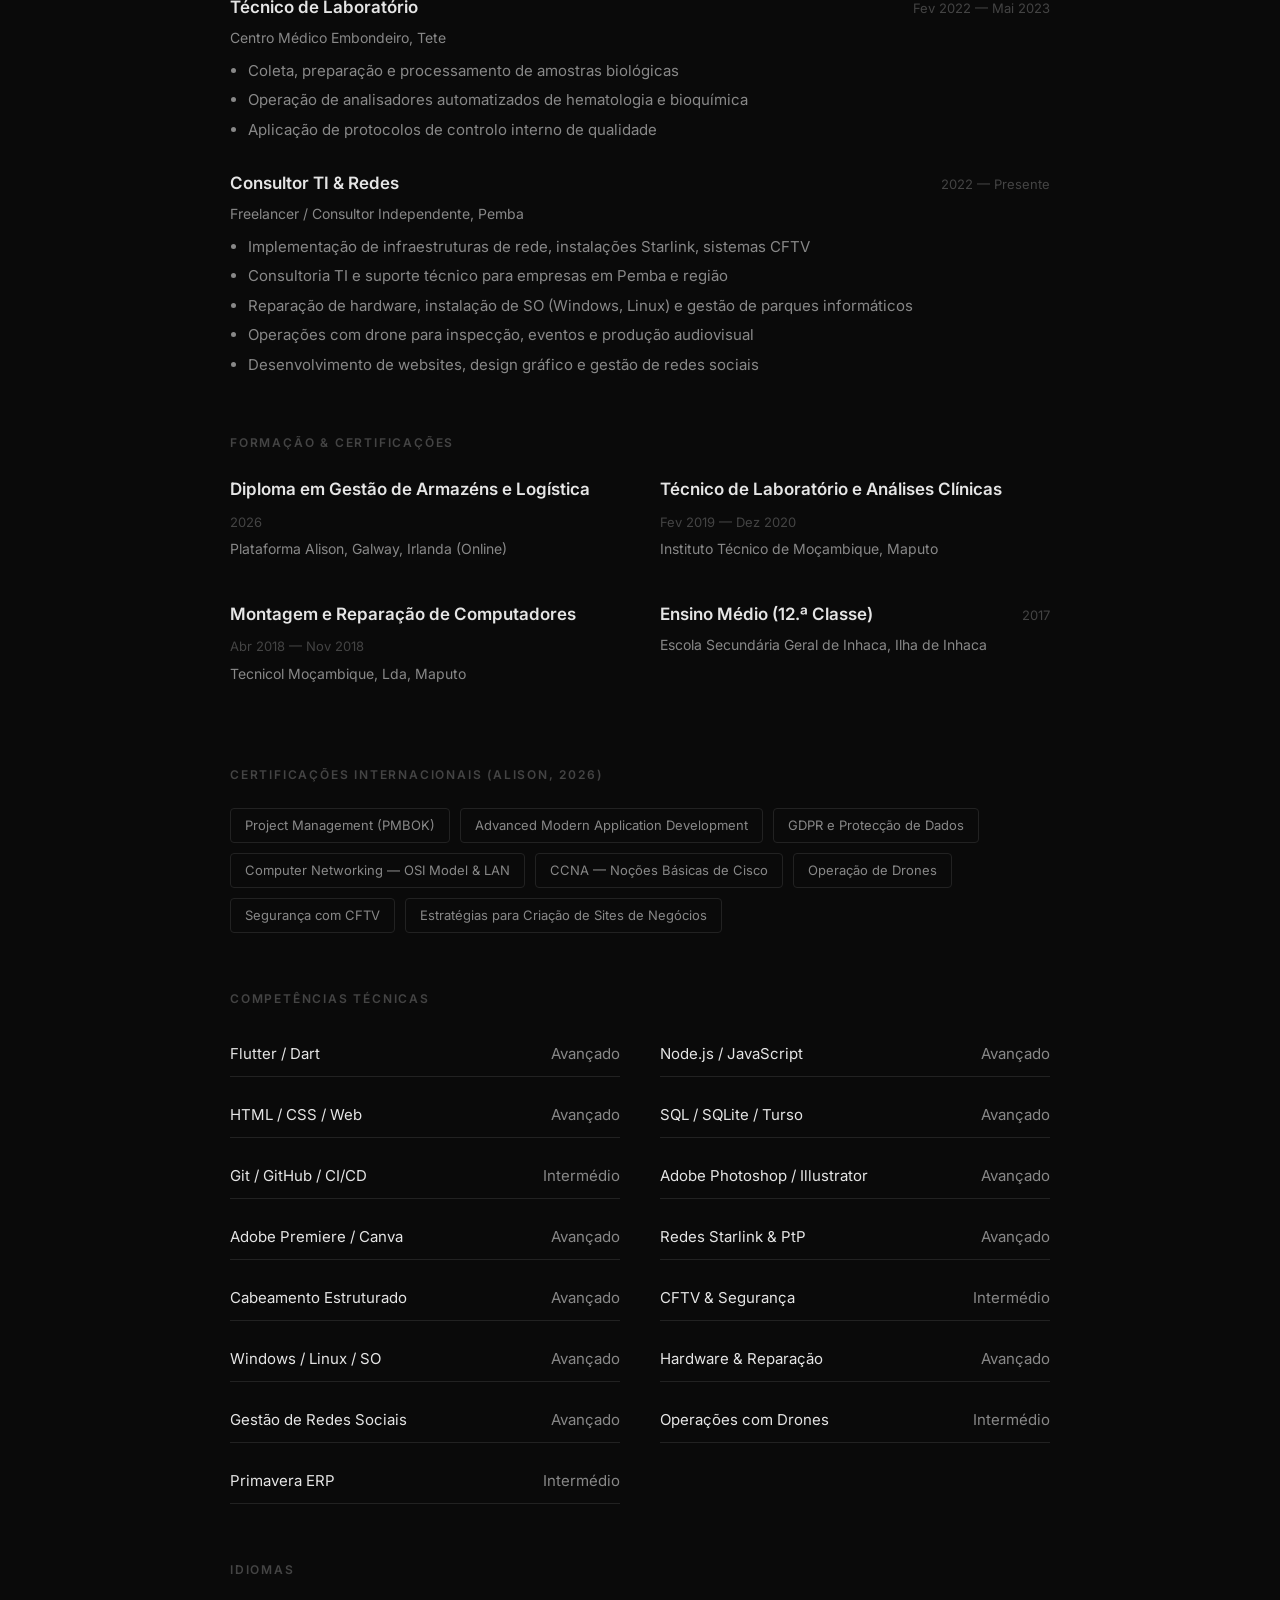
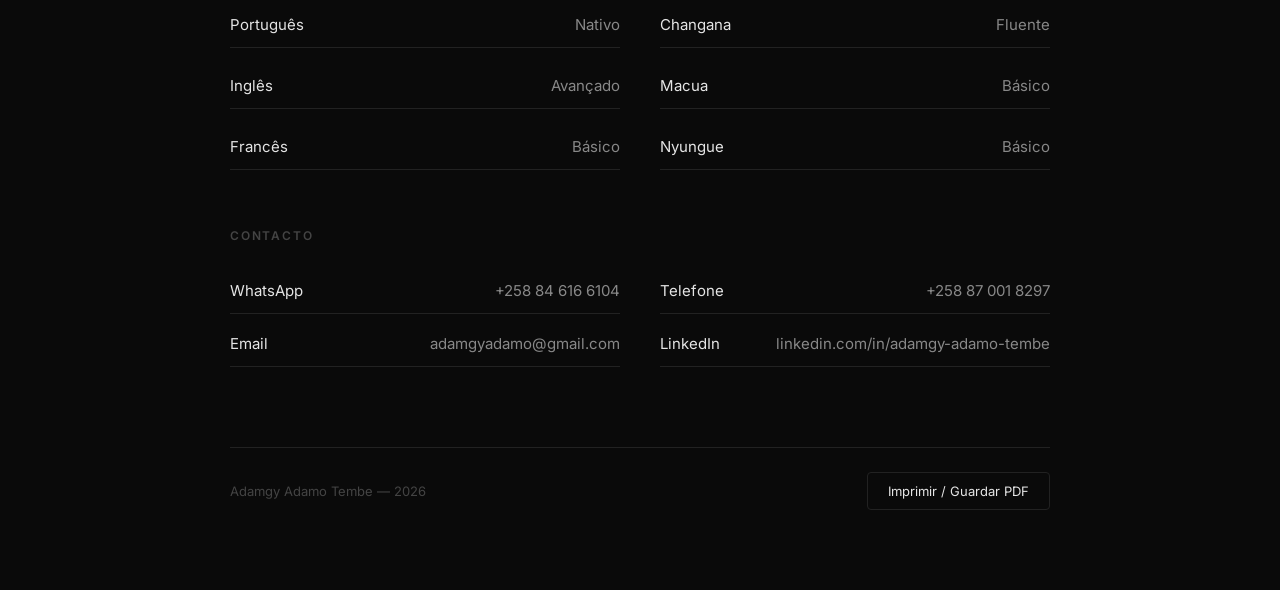
<file: cv.html>
<!DOCTYPE html>
<html lang="pt">
<head>
    <meta charset="UTF-8">
    <meta name="viewport" content="width=device-width, initial-scale=1.0">
    <meta name="description" content="CV de Adamgy Adamo Tembe — Profissional Polivalente em Tecnologia, Software e Infraestruturas.">
    <title>CV — Adamgy Adamo Tembe</title>
    <link rel="preconnect" href="https://fonts.googleapis.com">
    <link href="https://fonts.googleapis.com/css2?family=Inter:wght@300;400;500;600;700;800&display=swap" rel="stylesheet">
    <link rel="stylesheet" href="style.css">
    <style>
        .cv-page {
            max-width: 900px;
            margin: 0 auto;
            padding: 120px 40px 80px;
        }
        .cv-header {
            margin-bottom: 64px;
            padding-bottom: 40px;
            border-bottom: 1px solid var(--border);
        }
        .cv-header h1 {
            font-size: clamp(2rem, 4vw, 3rem);
            font-weight: 800;
            letter-spacing: -0.03em;
            margin-bottom: 8px;
        }
        .cv-header p {
            color: var(--text-muted);
            font-size: 1rem;
        }
        .cv-section {
            margin-bottom: 56px;
        }
        .cv-section h2 {
            font-size: 0.75rem;
            text-transform: uppercase;
            letter-spacing: 0.15em;
            color: var(--text-dim);
            margin-bottom: 24px;
            font-weight: 600;
        }
        .cv-item {
            margin-bottom: 28px;
        }
        .cv-item-header {
            display: flex;
            justify-content: space-between;
            align-items: baseline;
            margin-bottom: 6px;
            flex-wrap: wrap;
            gap: 8px;
        }
        .cv-item-title {
            font-size: 1.0625rem;
            font-weight: 600;
            color: var(--text);
        }
        .cv-item-date {
            font-size: 0.8125rem;
            color: var(--text-dim);
            font-weight: 400;
        }
        .cv-item-place {
            font-size: 0.875rem;
            color: var(--text-muted);
            margin-bottom: 8px;
        }
        .cv-item ul {
            margin: 0;
            padding-left: 18px;
            color: var(--text-muted);
            font-size: 0.9375rem;
            line-height: 1.7;
        }
        .cv-item li {
            margin-bottom: 4px;
        }
        .cv-grid {
            display: grid;
            grid-template-columns: 1fr 1fr;
            gap: 16px 40px;
        }
        .cv-skill {
            display: flex;
            justify-content: space-between;
            padding: 10px 0;
            border-bottom: 1px solid var(--border);
            font-size: 0.9375rem;
            color: var(--text-muted);
        }
        .cv-skill span:first-child {
            color: var(--text);
        }
        .cv-taglist {
            display: flex;
            flex-wrap: wrap;
            gap: 10px;
        }
        .cv-tag {
            padding: 6px 14px;
            border: 1px solid var(--border);
            border-radius: 4px;
            font-size: 0.8125rem;
            color: var(--text-muted);
        }
        .back-nav {
            display: inline-flex;
            align-items: center;
            gap: 8px;
            color: var(--text-muted);
            text-decoration: none;
            font-size: 0.875rem;
            margin-bottom: 40px;
            transition: color 0.3s;
        }
        .back-nav:hover {
            color: var(--text);
        }
        .cv-footer {
            margin-top: 80px;
            padding-top: 24px;
            border-top: 1px solid var(--border);
            display: flex;
            justify-content: space-between;
            align-items: center;
            font-size: 0.8125rem;
            color: var(--text-dim);
        }
        .print-btn {
            background: none;
            border: 1px solid var(--border);
            color: var(--text);
            padding: 10px 20px;
            border-radius: 4px;
            cursor: pointer;
            font-family: inherit;
            font-size: 0.8125rem;
            transition: all 0.3s;
        }
        .print-btn:hover {
            border-color: var(--text);
        }
        /* Justified text for readability and ATS compatibility */
        .justify-text {
            text-align: justify;
            text-align-last: left;
            hyphens: auto;
        }
        @media print {
            .nav, .back-nav, .print-btn, .cv-footer {
                display: none !important;
            }
            .cv-page {
                padding: 40px;
            }
            body {
                background: #fff !important;
                color: #000 !important;
            }
            .cv-header h1, .cv-item-title, .cv-section h2, .cv-skill span:first-child {
                color: #000 !important;
            }
            .cv-header p, .cv-item-place, .cv-item ul, .cv-item li, .cv-skill, .cv-tag {
                color: #333 !important;
            }
            .cv-tag {
                border-color: #ccc !important;
            }
            .justify-text {
                text-align: left;
            }
        }
        @media (max-width: 640px) {
            .cv-grid {
                grid-template-columns: 1fr;
            }
            .cv-page {
                padding: 100px 24px 60px;
            }
            .justify-text {
                text-align: left;
            }
        }
    </style>
</head>
<body>
    <nav class="nav">
        <a href="/" class="nav-logo">Adamgy Tembe</a>
        <div class="nav-links">
            <a href="/">Início</a>
            <a href="/#projectos">Projectos</a>
            <a href="cv.html">CV</a>
            <a href="/#contacto">Contacto</a>
        </div>
        <button class="nav-toggle" aria-label="Menu">≡</button>
    </nav>

    <main class="cv-page">
        <a href="/" class="back-nav">← Voltar ao portfólio</a>
        
        <header class="cv-header">
            <h1>Adamgy Adamo Tembe</h1>
            <p>Profissional Polivalente em Tecnologia, Software e Infraestruturas — Pemba, Moçambique</p>
        </header>

        <section class="cv-section">
            <h2>Perfil Profissional</h2>
            <p class="justify-text" style="color: var(--text-muted); line-height: 1.8; font-size: 1rem;">
                Profissional polivalente com sólida trajetória em funções técnicas e administrativas, destacando-se pela capacidade de adaptação e resolução de problemas em ambientes dinâmicos. Certificado em Tecnologia da Informação, Engenharia de Redes e Desenvolvimento de Software, combino competências em desenvolvimento de aplicações multiplataforma (Flutter, Node.js), administração de bases de dados (MySQL, PostgreSQL, SQLite, Turso), gestão de infraestruturas de rede (Starlink, PtP, cabeamento estruturado) e design gráfico (Photoshop, Illustrator, Premiere, Canva). Como fundador do VMP SaaS, desenvolvi um ERP completo offline-first para o mercado moçambicano. Paralelamente, presto consultoria TI directa, instalo sistemas CFTV, opero drones para inspecção técnica e audiovisual, e gerencio redes sociais para negócios locais. Reconhecido pela proatividade, organização, atenção ao detalhe e compromisso com resultados.
            </p>
        </section>

        <section class="cv-section">
            <h2>Experiência Profissional</h2>
            
            <div class="cv-item">
                <div class="cv-item-header">
                    <span class="cv-item-title">Fundador & Lead Developer</span>
                    <span class="cv-item-date">2024 — Presente</span>
                </div>
                <div class="cv-item-place">VMP SaaS, Pemba</div>
                <ul>
                    <li>Desenvolvimento e gestão do ERP VMP SaaS desde a concepção até à comercialização</li>
                    <li>Arquitetura completa: Flutter desktop, Node.js backend, Turso DB, licenciamento SaaS</li>
                    <li>Formação de clientes e suporte técnico contínuo</li>
                </ul>
            </div>

            <div class="cv-item">
                <div class="cv-item-header">
                    <span class="cv-item-title">Gestor de Redes Sociais</span>
                    <span class="cv-item-date">2025 — Presente</span>
                </div>
                <div class="cv-item-place">Jotas Grill Restaurant & Bar, Pemba</div>
                <ul>
                    <li>Criação de conteúdo visual (fotografia, design gráfico, vídeos curtos)</li>
                    <li>Gestão de publicações no Instagram e Facebook</li>
                    <li>Estratégia de crescimento digital e engagement da comunidade local</li>
                </ul>
            </div>

            <div class="cv-item">
                <div class="cv-item-header">
                    <span class="cv-item-title">Diretor Administrativo / Gestor de TI</span>
                    <span class="cv-item-date">Fev 2024 — Ago 2025</span>
                </div>
                <div class="cv-item-place">Centro Médico Embondeiro, Pemba</div>
                <ul>
                    <li>Supervisão e integridade do parque informático, controlo físico de ativos de hardware e equipamentos de rede</li>
                    <li>Gerenciamento de processos administrativos internos e coordenação logística geral</li>
                    <li>Monitoramento de conectividade da rede local e suporte a sistemas internos de faturação (ERP Primavera)</li>
                    <li>Gestão de stocks em armazéns físicos e teóricos, inventário e reconciliação</li>
                    <li>Coordenação de transporte e acompanhamento de cronogramas de entrega</li>
                </ul>
            </div>

            <div class="cv-item">
                <div class="cv-item-header">
                    <span class="cv-item-title">Gerente de Diagnósticos (Responsável do Laboratório)</span>
                    <span class="cv-item-date">Mai 2023 — Fev 2024</span>
                </div>
                <div class="cv-item-place">Centro Médico Embondeiro, Tete</div>
                <ul>
                    <li>Supervisão de todas as atividades técnicas do laboratório clínico</li>
                    <li>Realização e supervisão de exames em Hematologia, Bioquímica, Parasitologia, Imunologia, Urinálise e TDR</li>
                    <li>Implementação de protocolos de biossegurança e controlo interno de qualidade</li>
                    <li>Gestão de stocks de reagentes, consumíveis e equipamentos de precisão</li>
                </ul>
            </div>

            <div class="cv-item">
                <div class="cv-item-header">
                    <span class="cv-item-title">Técnico de Laboratório</span>
                    <span class="cv-item-date">Fev 2022 — Mai 2023</span>
                </div>
                <div class="cv-item-place">Centro Médico Embondeiro, Tete</div>
                <ul>
                    <li>Coleta, preparação e processamento de amostras biológicas</li>
                    <li>Operação de analisadores automatizados de hematologia e bioquímica</li>
                    <li>Aplicação de protocolos de controlo interno de qualidade</li>
                </ul>
            </div>

            <div class="cv-item">
                <div class="cv-item-header">
                    <span class="cv-item-title">Consultor TI & Redes</span>
                    <span class="cv-item-date">2022 — Presente</span>
                </div>
                <div class="cv-item-place">Freelancer / Consultor Independente, Pemba</div>
                <ul>
                    <li>Implementação de infraestruturas de rede, instalações Starlink, sistemas CFTV</li>
                    <li>Consultoria TI e suporte técnico para empresas em Pemba e região</li>
                    <li>Reparação de hardware, instalação de SO (Windows, Linux) e gestão de parques informáticos</li>
                    <li>Operações com drone para inspecção, eventos e produção audiovisual</li>
                    <li>Desenvolvimento de websites, design gráfico e gestão de redes sociais</li>
                </ul>
            </div>
        </section>

        <section class="cv-section">
            <h2>Formação & Certificações</h2>
            <div class="cv-grid">
                <div class="cv-item" style="margin-bottom: 16px;">
                    <div class="cv-item-header">
                        <span class="cv-item-title">Diploma em Gestão de Armazéns e Logística</span>
                        <span class="cv-item-date">2026</span>
                    </div>
                    <div class="cv-item-place">Plataforma Alison, Galway, Irlanda (Online)</div>
                </div>
                <div class="cv-item" style="margin-bottom: 16px;">
                    <div class="cv-item-header">
                        <span class="cv-item-title">Técnico de Laboratório e Análises Clínicas</span>
                        <span class="cv-item-date">Fev 2019 — Dez 2020</span>
                    </div>
                    <div class="cv-item-place">Instituto Técnico de Moçambique, Maputo</div>
                </div>
                <div class="cv-item" style="margin-bottom: 16px;">
                    <div class="cv-item-header">
                        <span class="cv-item-title">Montagem e Reparação de Computadores</span>
                        <span class="cv-item-date">Abr 2018 — Nov 2018</span>
                    </div>
                    <div class="cv-item-place">Tecnicol Moçambique, Lda, Maputo</div>
                </div>
                <div class="cv-item" style="margin-bottom: 16px;">
                    <div class="cv-item-header">
                        <span class="cv-item-title">Ensino Médio (12.ª Classe)</span>
                        <span class="cv-item-date">2017</span>
                    </div>
                    <div class="cv-item-place">Escola Secundária Geral de Inhaca, Ilha de Inhaca</div>
                </div>
            </div>
        </section>

        <section class="cv-section">
            <h2>Certificações Internacionais (Alison, 2026)</h2>
            <div class="cv-taglist">
                <span class="cv-tag">Project Management (PMBOK)</span>
                <span class="cv-tag">Advanced Modern Application Development</span>
                <span class="cv-tag">GDPR e Protecção de Dados</span>
                <span class="cv-tag">Computer Networking — OSI Model & LAN</span>
                <span class="cv-tag">CCNA — Noções Básicas de Cisco</span>
                <span class="cv-tag">Operação de Drones</span>
                <span class="cv-tag">Segurança com CFTV</span>
                <span class="cv-tag">Estratégias para Criação de Sites de Negócios</span>
            </div>
        </section>

        <section class="cv-section">
            <h2>Competências Técnicas</h2>
            <div class="cv-grid">
                <div class="cv-skill"><span>Flutter / Dart</span><span>Avançado</span></div>
                <div class="cv-skill"><span>Node.js / JavaScript</span><span>Avançado</span></div>
                <div class="cv-skill"><span>HTML / CSS / Web</span><span>Avançado</span></div>
                <div class="cv-skill"><span>SQL / SQLite / Turso</span><span>Avançado</span></div>
                <div class="cv-skill"><span>Git / GitHub / CI/CD</span><span>Intermédio</span></div>
                <div class="cv-skill"><span>Adobe Photoshop / Illustrator</span><span>Avançado</span></div>
                <div class="cv-skill"><span>Adobe Premiere / Canva</span><span>Avançado</span></div>
                <div class="cv-skill"><span>Redes Starlink & PtP</span><span>Avançado</span></div>
                <div class="cv-skill"><span>Cabeamento Estruturado</span><span>Avançado</span></div>
                <div class="cv-skill"><span>CFTV & Segurança</span><span>Intermédio</span></div>
                <div class="cv-skill"><span>Windows / Linux / SO</span><span>Avançado</span></div>
                <div class="cv-skill"><span>Hardware & Reparação</span><span>Avançado</span></div>
                <div class="cv-skill"><span>Gestão de Redes Sociais</span><span>Avançado</span></div>
                <div class="cv-skill"><span>Operações com Drones</span><span>Intermédio</span></div>
                <div class="cv-skill"><span>Primavera ERP</span><span>Intermédio</span></div>
            </div>
        </section>

        <section class="cv-section">
            <h2>Idiomas</h2>
            <div class="cv-grid">
                <div class="cv-skill"><span>Português</span><span>Nativo</span></div>
                <div class="cv-skill"><span>Changana</span><span>Fluente</span></div>
                <div class="cv-skill"><span>Inglês</span><span>Avançado</span></div>
                <div class="cv-skill"><span>Macua</span><span>Básico</span></div>
                <div class="cv-skill"><span>Francês</span><span>Básico</span></div>
                <div class="cv-skill"><span>Nyungue</span><span>Básico</span></div>
            </div>
        </section>

        <section class="cv-section">
            <h2>Contacto</h2>
            <div class="cv-grid" style="gap: 8px 40px;">
                <div class="cv-skill"><span>WhatsApp</span><a href="https://wa.me/258846166104" style="color: var(--text-muted); text-decoration: none;">+258 84 616 6104</a></div>
                <div class="cv-skill"><span>Telefone</span><span style="color: var(--text-muted);">+258 87 001 8297</span></div>
                <div class="cv-skill"><span>Email</span><a href="mailto:adamgyadamo@gmail.com" style="color: var(--text-muted); text-decoration: none;">adamgyadamo@gmail.com</a></div>
                <div class="cv-skill"><span>LinkedIn</span><a href="https://linkedin.com/in/adamgy-adamo-tembe-901a17229" target="_blank" style="color: var(--text-muted); text-decoration: none;">linkedin.com/in/adamgy-adamo-tembe</a></div>
            </div>
        </section>

        <div class="cv-footer">
            <span>Adamgy Adamo Tembe — 2026</span>
            <button class="print-btn" onclick="window.print()">Imprimir / Guardar PDF</button>
        </div>
    </main>

    <script src="script.js"></script>
</body>
</html>
</file>
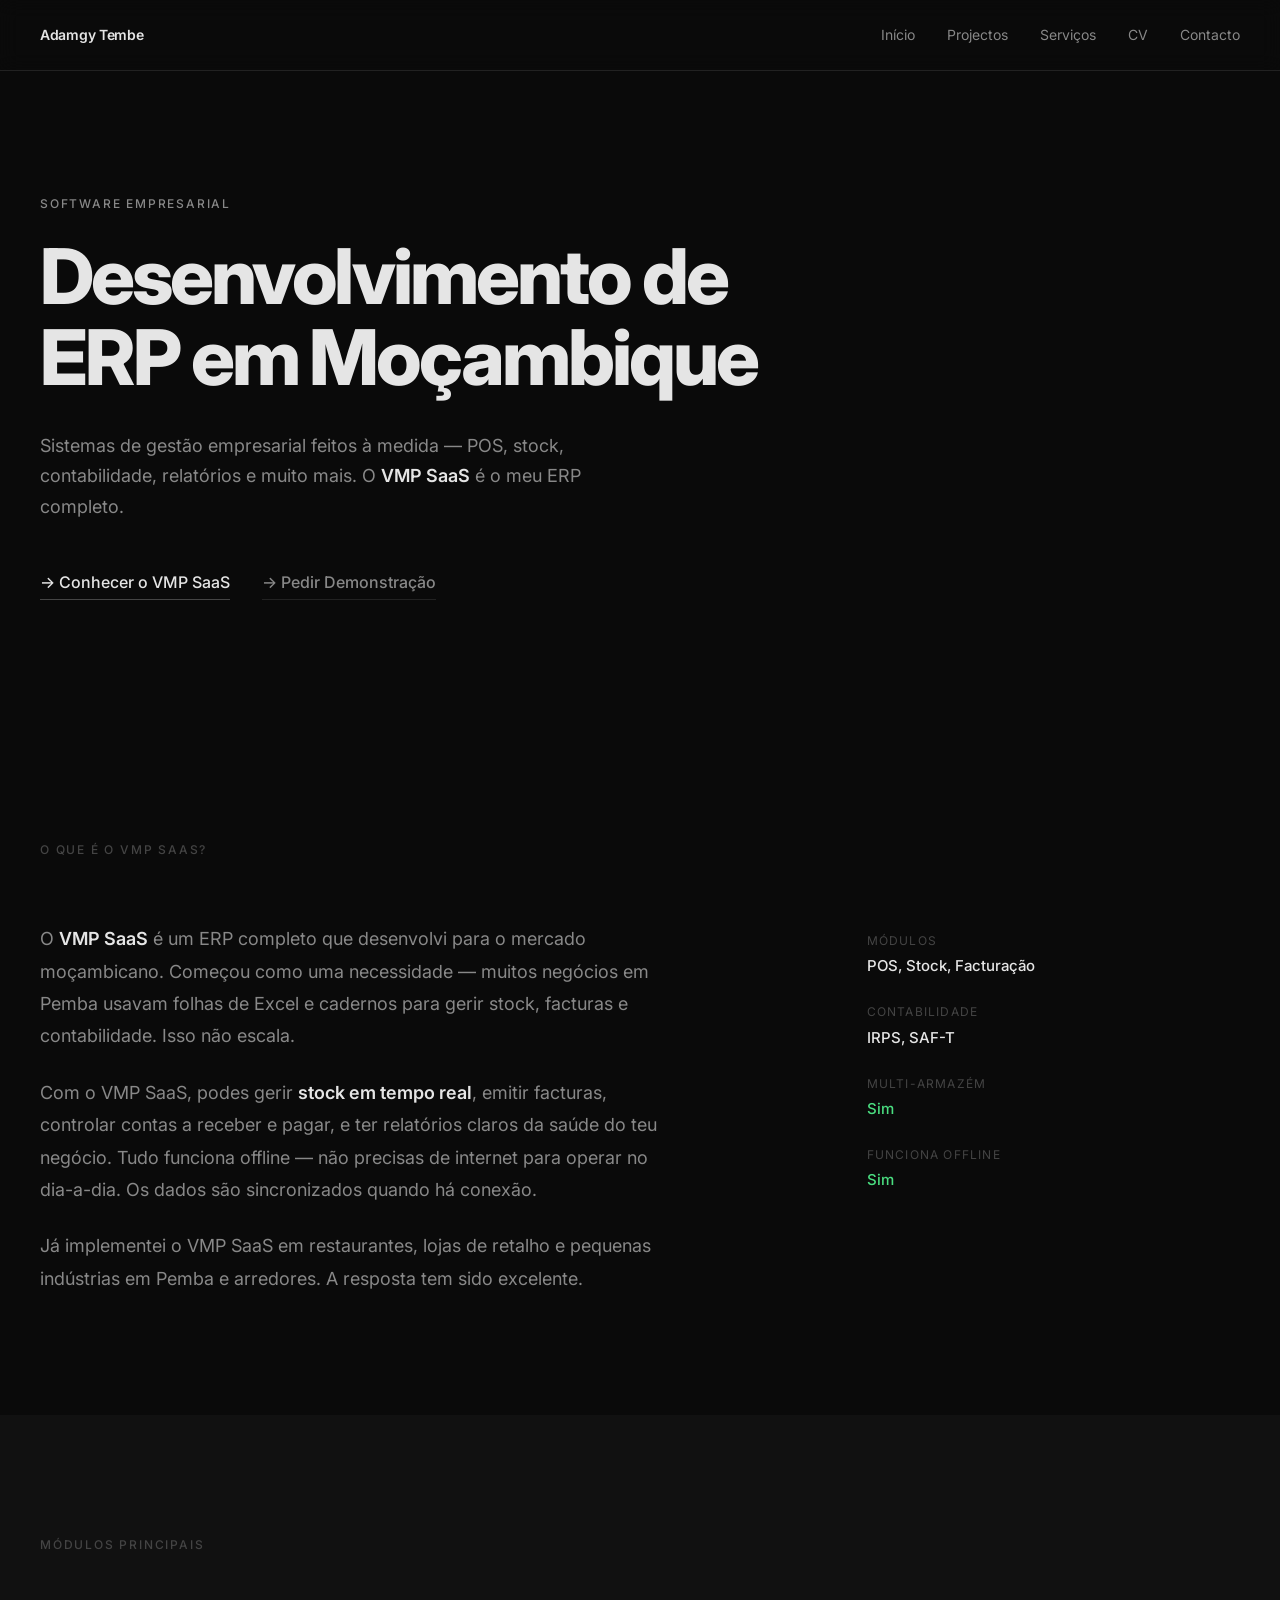
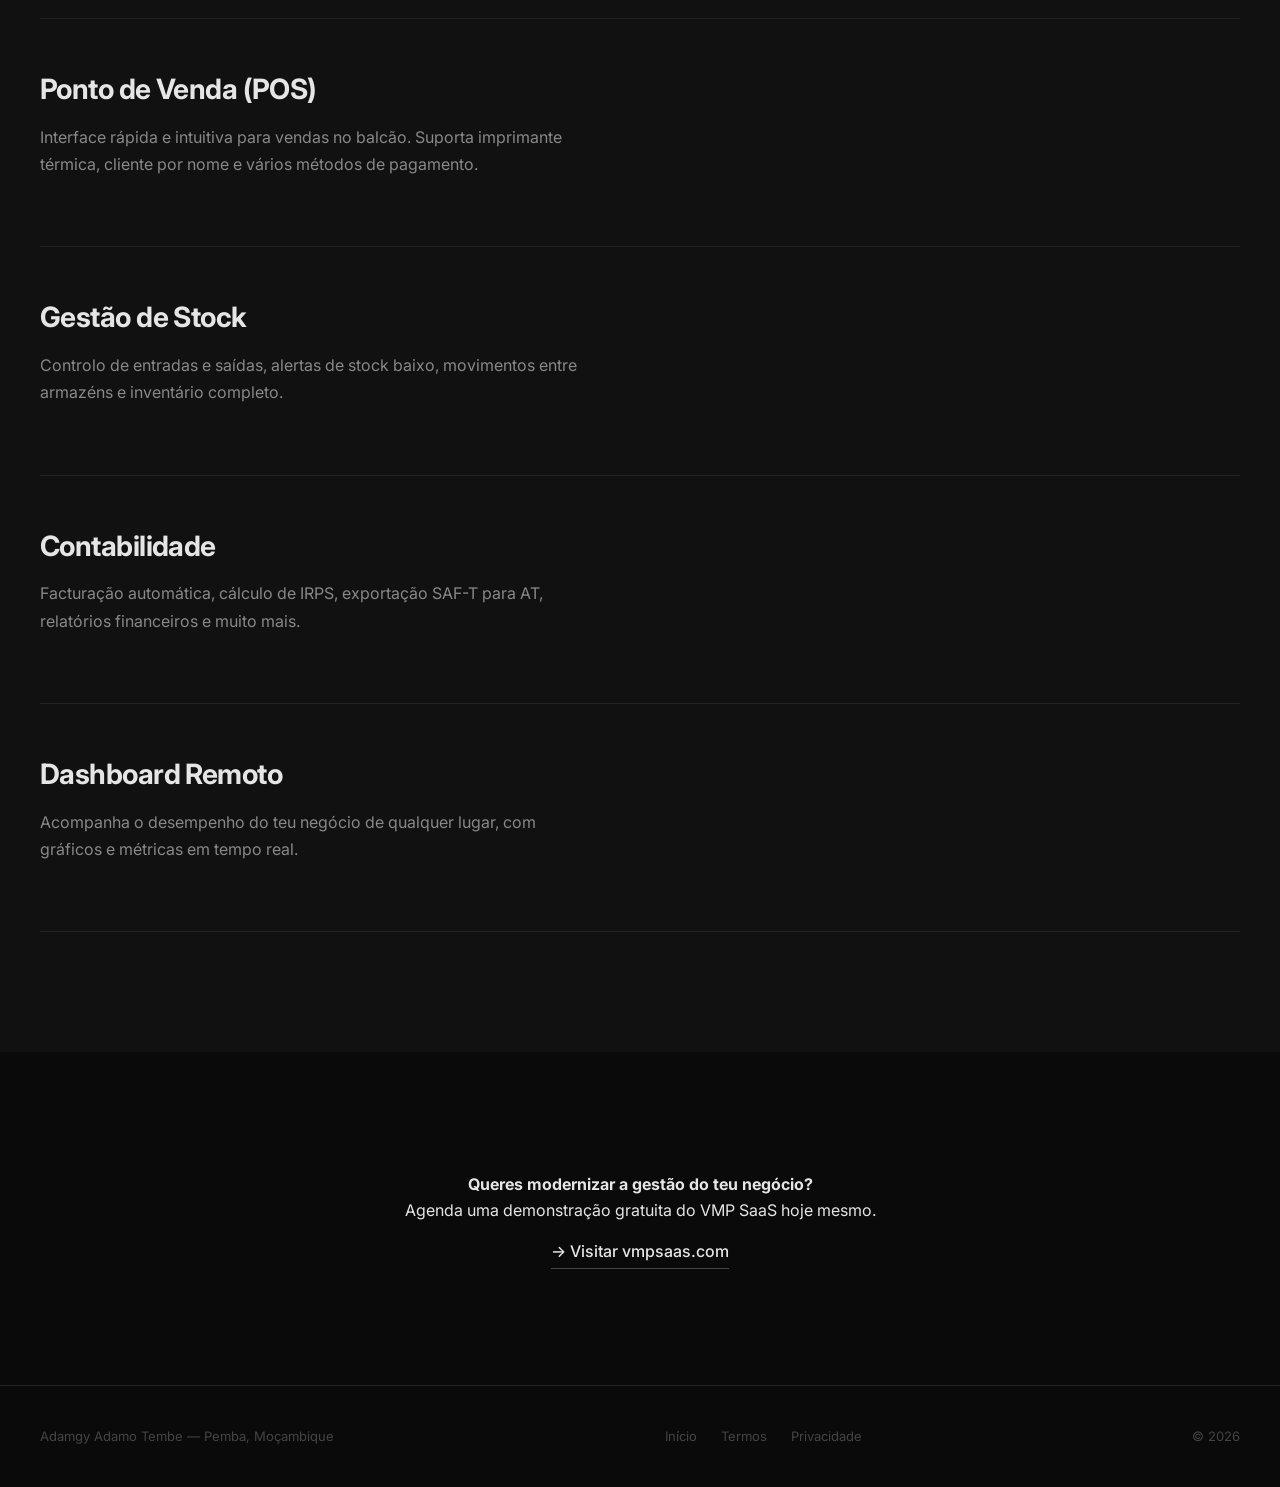
<file: desenvolvimento-erp-mocambique.html>
<!DOCTYPE html>
<html lang="pt">
<head>
    <meta charset="UTF-8">
    <meta name="viewport" content="width=device-width, initial-scale=1.0">
    
    <title>Desenvolvimento de ERP em Moçambique | VMP SaaS — Adamgy Tembe</title>
    
    <meta name="description" content="Criação de software ERP e sistemas de gestão empresarial em Moçambique. VMP SaaS: POS, stock, contabilidade, IRPS, SAF-T e multi-armazém.">
    
    <meta name="author" content="Adamgy Adamo Tembe">
    <meta name="robots" content="index, follow">
    <link rel="canonical" href="https://adamgy.vmpsaas.com/desenvolvimento-erp-mocambique.html">
    
    <meta property="og:title" content="Desenvolvimento de ERP em Moçambique — VMP SaaS">
    <meta property="og:description" content="ERP completo offline-first para negócios moçambicanos. POS, gestão de stock, contabilidade com IRPS e SAF-T.">
    <meta property="og:type" content="website">
    <meta property="og:url" content="https://adamgy.vmpsaas.com/desenvolvimento-erp-mocambique.html">
    <meta property="og:image" content="https://adamgy.vmpsaas.com/assets/images/adamgy.png">
    <meta property="og:locale" content="pt_MZ">
    
    <script type="application/ld+json">
    {
        "@context": "https://schema.org",
        "@type": "SoftwareApplication",
        "name": "VMP SaaS",
        "applicationCategory": "BusinessApplication",
        "operatingSystem": "Windows, macOS, Linux",
        "description": "ERP completo offline-first para o mercado moçambicano: POS, gestão de stock, contabilidade com IRPS e SAF-T, multi-armazém e dashboard remoto.",
        "offers": {
            "@type": "Offer",
            "price": "Sob consulta",
            "priceCurrency": "MZN"
        },
        "author": {
            "@type": "Person",
            "name": "Adamgy Adamo Tembe",
            "url": "https://adamgy.vmpsaas.com/"
        }
    }
    </script>
    
    <link rel="preconnect" href="https://fonts.googleapis.com">
    <link href="https://fonts.googleapis.com/css2?family=Inter:wght@300;400;500;600;700;800&display=swap" rel="stylesheet">
    <link rel="stylesheet" href="style.css">
    <link rel="icon" type="image/svg+xml" href="data:image/svg+xml,%3Csvg xmlns='http://www.w3.org/2000/svg' viewBox='0 0 100 100'%3E%3Crect width='100' height='100' rx='20' fill='%230a0a0a'/%3E%3Ctext x='50' y='68' font-size='50' font-weight='800' text-anchor='middle' fill='%23e5e5e5' font-family='Arial'%3EA%3C/text%3E%3C/svg%3E">
</head>
<body>
    <nav class="nav">
        <a href="/" class="nav-logo">Adamgy Tembe</a>
        <div class="nav-links">
            <a href="/">Início</a>
            <a href="/#projectos">Projectos</a>
            <a href="/#servicos">Serviços</a>
            <a href="cv.html">CV</a>
            <a href="/#contacto">Contacto</a>
        </div>
        <button class="nav-toggle" aria-label="Menu">≡</button>
    </nav>

    <header class="hero" style="min-height: 80vh; padding-top: 150px;">
        <p class="hero-eyebrow">Software Empresarial</p>
        <h1 class="hero-title">
            Desenvolvimento de<br>
            <span class="hero-name">ERP em Moçambique</span>
        </h1>
        <p class="hero-desc">
            Sistemas de gestão empresarial feitos à medida — POS, stock, contabilidade, relatórios e muito mais. O <strong>VMP SaaS</strong> é o meu ERP completo.
        </p>
        <div class="hero-actions">
            <a href="https://vmpsaas.com" target="_blank" class="hero-link">→ Conhecer o VMP SaaS</a>
            <a href="https://wa.me/258846166104?text=Olá,%20quero%20saber%20mais%20sobre%20o%20VMP%20SaaS" target="_blank" class="hero-link secondary">→ Pedir Demonstração</a>
        </div>
    </header>

    <section class="section">
        <div class="section-inner">
            <h2 class="section-label">O Que é o VMP SaaS?</h2>
            <div class="section-grid">
                <div class="section-text">
                    <p>
                        O <strong>VMP SaaS</strong> é um ERP completo que desenvolvi para o mercado moçambicano. Começou como uma necessidade — muitos negócios em Pemba usavam folhas de Excel e cadernos para gerir stock, facturas e contabilidade. Isso não escala.
                    </p>
                    <p>
                        Com o VMP SaaS, podes gerir <strong>stock em tempo real</strong>, emitir facturas, controlar contas a receber e pagar, e ter relatórios claros da saúde do teu negócio. Tudo funciona offline — não precisas de internet para operar no dia-a-dia. Os dados são sincronizados quando há conexão.
                    </p>
                    <p>
                        Já implementei o VMP SaaS em restaurantes, lojas de retalho e pequenas indústrias em Pemba e arredores. A resposta tem sido excelente.
                    </p>
                </div>
                <div class="section-meta">
                    <div class="meta-item">
                        <span class="meta-label">Módulos</span>
                        <span class="meta-value">POS, Stock, Facturação</span>
                    </div>
                    <div class="meta-item">
                        <span class="meta-label">Contabilidade</span>
                        <span class="meta-value">IRPS, SAF-T</span>
                    </div>
                    <div class="meta-item">
                        <span class="meta-label">Multi-Armazém</span>
                        <span class="meta-value status-open">Sim</span>
                    </div>
                    <div class="meta-item">
                        <span class="meta-label">Funciona Offline</span>
                        <span class="meta-value status-open">Sim</span>
                    </div>
                </div>
            </div>
        </div>
    </section>

    <section class="section section-dim">
        <div class="section-inner">
            <h2 class="section-label">Módulos Principais</h2>
            <div class="project-list">
                <article class="project-item">
                    <div class="project-main">
                        <h3 class="project-title">Ponto de Venda (POS)</h3>
                        <p class="project-desc">
                            Interface rápida e intuitiva para vendas no balcão. Suporta imprimante térmica, cliente por nome e vários métodos de pagamento.
                        </p>
                    </div>
                </article>
                <article class="project-item">
                    <div class="project-main">
                        <h3 class="project-title">Gestão de Stock</h3>
                        <p class="project-desc">
                            Controlo de entradas e saídas, alertas de stock baixo, movimentos entre armazéns e inventário completo.
                        </p>
                    </div>
                </article>
                <article class="project-item">
                    <div class="project-main">
                        <h3 class="project-title">Contabilidade</h3>
                        <p class="project-desc">
                            Facturação automática, cálculo de IRPS, exportação SAF-T para AT, relatórios financeiros e muito mais.
                        </p>
                    </div>
                </article>
                <article class="project-item">
                    <div class="project-main">
                        <h3 class="project-title">Dashboard Remoto</h3>
                        <p class="project-desc">
                            Acompanha o desempenho do teu negócio de qualquer lugar, com gráficos e métricas em tempo real.
                        </p>
                    </div>
                </article>
            </div>
        </div>
    </section>

    <section class="section">
        <div class="section-inner">
            <div class="legal-box" style="text-align: center; max-width: 600px; margin: 0 auto;">
                <p><strong>Queres modernizar a gestão do teu negócio?</strong></p>
                <p>Agenda uma demonstração gratuita do VMP SaaS hoje mesmo.</p>
                <a href="https://vmpsaas.com" target="_blank" class="hero-link" style="display: inline-block; margin-top: 16px;">→ Visitar vmpsaas.com</a>
            </div>
        </div>
    </section>

    <footer class="footer">
        <div class="footer-inner">
            <p>Adamgy Adamo Tembe — Pemba, Moçambique</p>
            <div class="footer-links">
                <a href="/">Início</a>
                <a href="termos.html">Termos</a>
                <a href="privacidade.html">Privacidade</a>
            </div>
            <p class="footer-copy">© 2026</p>
        </div>
    </footer>

    <script src="script.js"></script>
</body>
</html>
</file>
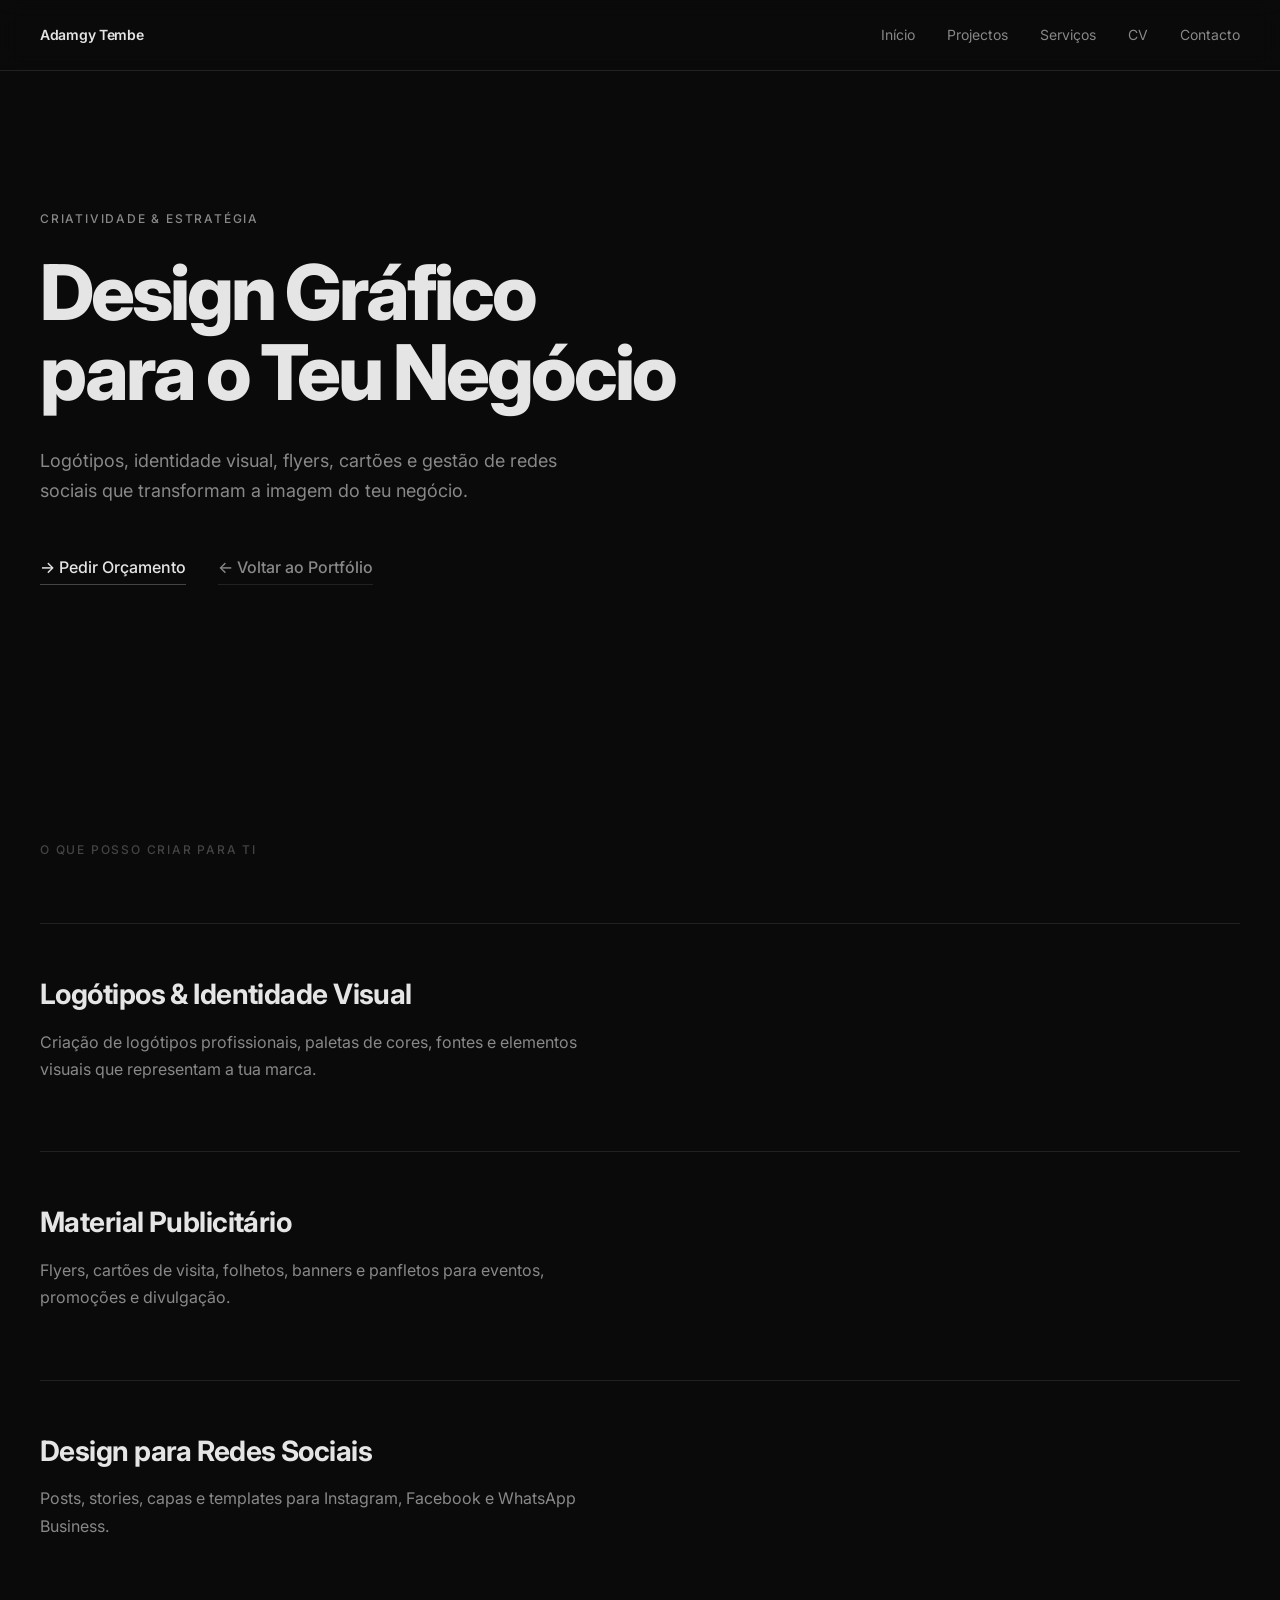
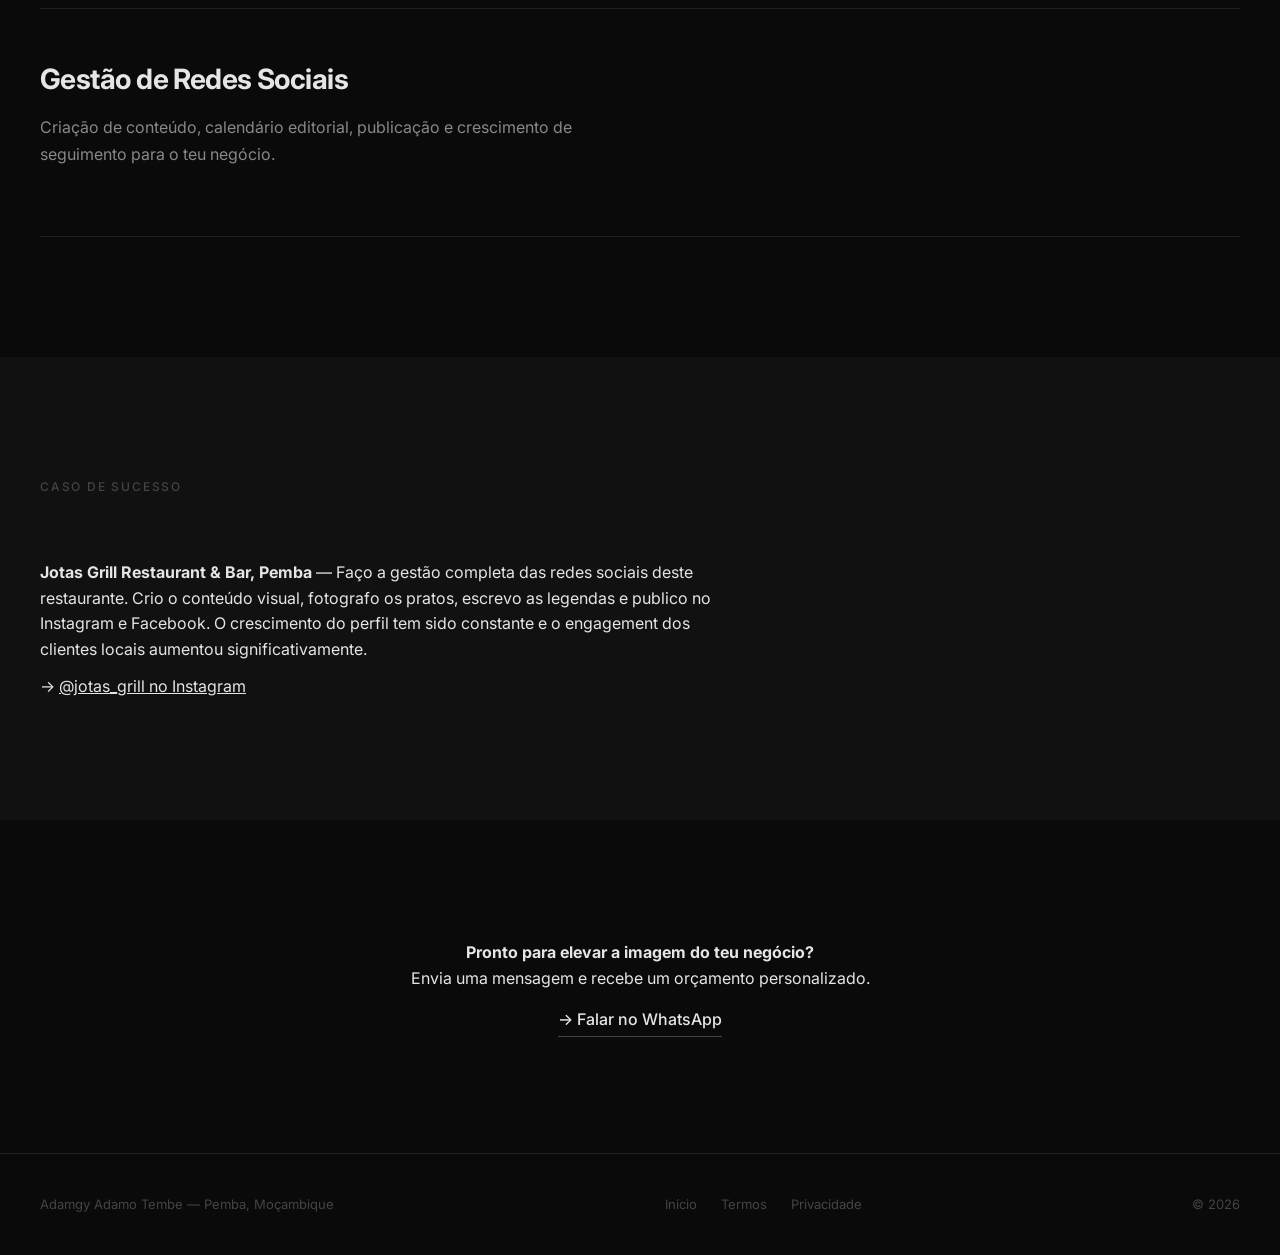
<file: design-grafico-mocambique.html>
<!DOCTYPE html>
<html lang="pt">
<head>
    <meta charset="UTF-8">
    <meta name="viewport" content="width=device-width, initial-scale=1.0">
    
    <title>Design Gráfico em Moçambique | Identidade Visual e Social Media — Adamgy Tembe</title>
    
    <meta name="description" content="Design gráfico profissional em Moçambique. Logótipos, cartões, flyers, posts para redes sociais e identidade visual completa. Orçamento via WhatsApp.">
    
    <meta name="author" content="Adamgy Adamo Tembe">
    <meta name="robots" content="index, follow">
    <link rel="canonical" href="https://adamgy.vmpsaas.com/design-grafico-mocambique.html">
    
    <meta property="og:title" content="Design Gráfico em Moçambique — Adamgy Tembe">
    <meta property="og:description" content="Criação de logótipos, material publicitário e gestão de redes sociais para negócios moçambicanos.">
    <meta property="og:type" content="website">
    <meta property="og:url" content="https://adamgy.vmpsaas.com/design-grafico-mocambique.html">
    <meta property="og:image" content="https://adamgy.vmpsaas.com/assets/images/adamgy.png">
    <meta property="og:locale" content="pt_MZ">
    
    <script type="application/ld+json">
    {
        "@context": "https://schema.org",
        "@type": "Service",
        "name": "Design Gráfico em Moçambique",
        "description": "Serviços de design gráfico: logótipos, identidade visual, material publicitário e gestão de redes sociais para negócios em Moçambique.",
        "provider": {
            "@type": "Person",
            "name": "Adamgy Adamo Tembe",
            "url": "https://adamgy.vmpsaas.com/"
        },
        "areaServed": {
            "@type": "Country",
            "name": "Moçambique"
        },
        "serviceType": "Graphic Design"
    }
    </script>
    
    <link rel="preconnect" href="https://fonts.googleapis.com">
    <link href="https://fonts.googleapis.com/css2?family=Inter:wght@300;400;500;600;700;800&display=swap" rel="stylesheet">
    <link rel="stylesheet" href="style.css">
    <link rel="icon" type="image/svg+xml" href="data:image/svg+xml,%3Csvg xmlns='http://www.w3.org/2000/svg' viewBox='0 0 100 100'%3E%3Crect width='100' height='100' rx='20' fill='%230a0a0a'/%3E%3Ctext x='50' y='68' font-size='50' font-weight='800' text-anchor='middle' fill='%23e5e5e5' font-family='Arial'%3EA%3C/text%3E%3C/svg%3E">
</head>
<body>
    <nav class="nav">
        <a href="/" class="nav-logo">Adamgy Tembe</a>
        <div class="nav-links">
            <a href="/">Início</a>
            <a href="/#projectos">Projectos</a>
            <a href="/#servicos">Serviços</a>
            <a href="cv.html">CV</a>
            <a href="/#contacto">Contacto</a>
        </div>
        <button class="nav-toggle" aria-label="Menu">≡</button>
    </nav>

    <header class="hero" style="min-height: 80vh; padding-top: 150px;">
        <p class="hero-eyebrow">Criatividade & Estratégia</p>
        <h1 class="hero-title">
            Design Gráfico<br>
            <span class="hero-name">para o Teu Negócio</span>
        </h1>
        <p class="hero-desc">
            Logótipos, identidade visual, flyers, cartões e gestão de redes sociais que transformam a imagem do teu negócio.
        </p>
        <div class="hero-actions">
            <a href="https://wa.me/258846166104?text=Olá,%20quero%20um%20design%20gráfico%20para%20o%20meu%20negócio" target="_blank" class="hero-link">→ Pedir Orçamento</a>
            <a href="/" class="hero-link secondary">← Voltar ao Portfólio</a>
        </div>
    </header>

    <section class="section">
        <div class="section-inner">
            <h2 class="section-label">O Que Posso Criar Para Ti</h2>
            <div class="project-list">
                <article class="project-item">
                    <div class="project-main">
                        <h3 class="project-title">Logótipos & Identidade Visual</h3>
                        <p class="project-desc">
                            Criação de logótipos profissionais, paletas de cores, fontes e elementos visuais que representam a tua marca.
                        </p>
                    </div>
                </article>
                <article class="project-item">
                    <div class="project-main">
                        <h3 class="project-title">Material Publicitário</h3>
                        <p class="project-desc">
                            Flyers, cartões de visita, folhetos, banners e panfletos para eventos, promoções e divulgação.
                        </p>
                    </div>
                </article>
                <article class="project-item">
                    <div class="project-main">
                        <h3 class="project-title">Design para Redes Sociais</h3>
                        <p class="project-desc">
                            Posts, stories, capas e templates para Instagram, Facebook e WhatsApp Business.
                        </p>
                    </div>
                </article>
                <article class="project-item">
                    <div class="project-main">
                        <h3 class="project-title">Gestão de Redes Sociais</h3>
                        <p class="project-desc">
                            Criação de conteúdo, calendário editorial, publicação e crescimento de seguimento para o teu negócio.
                        </p>
                    </div>
                </article>
            </div>
        </div>
    </section>

    <section class="section section-dim">
        <div class="section-inner">
            <h2 class="section-label">Caso de Sucesso</h2>
            <div class="legal-box" style="max-width: 700px;">
                <p>
                    <strong>Jotas Grill Restaurant & Bar, Pemba</strong> — Faço a gestão completa das redes sociais deste restaurante. Crio o conteúdo visual, fotografo os pratos, escrevo as legendas e publico no Instagram e Facebook. O crescimento do perfil tem sido constante e o engagement dos clientes locais aumentou significativamente.
                </p>
                <p style="margin-top: 12px;">
                    → <a href="https://www.instagram.com/jotas_grill/" target="_blank" style="color: var(--text);">@jotas_grill no Instagram</a>
                </p>
            </div>
        </div>
    </section>

    <section class="section">
        <div class="section-inner">
            <div class="legal-box" style="text-align: center; max-width: 600px; margin: 0 auto;">
                <p><strong>Pronto para elevar a imagem do teu negócio?</strong></p>
                <p>Envia uma mensagem e recebe um orçamento personalizado.</p>
                <a href="https://wa.me/258846166104?text=Olá,%20quero%20um%20design%20gráfico%20para%20o%20meu%20negócio" target="_blank" class="hero-link" style="display: inline-block; margin-top: 16px;">→ Falar no WhatsApp</a>
            </div>
        </div>
    </section>

    <footer class="footer">
        <div class="footer-inner">
            <p>Adamgy Adamo Tembe — Pemba, Moçambique</p>
            <div class="footer-links">
                <a href="/">Início</a>
                <a href="termos.html">Termos</a>
                <a href="privacidade.html">Privacidade</a>
            </div>
            <p class="footer-copy">© 2026</p>
        </div>
    </footer>

    <script src="script.js"></script>
</body>
</html>
</file>
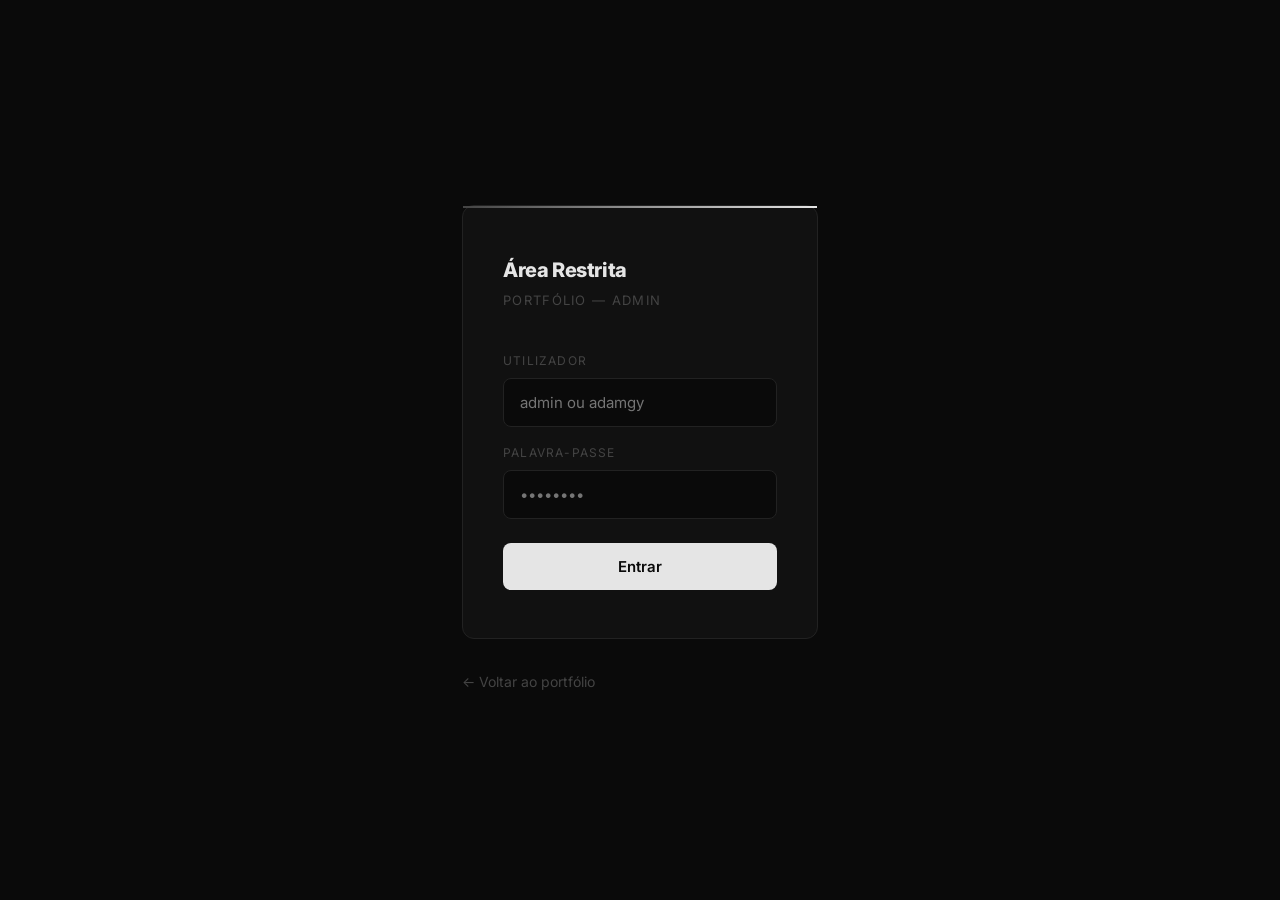
<file: login.html>
<!DOCTYPE html>
<html lang="pt">
<head>
    <meta charset="UTF-8">
    <meta name="viewport" content="width=device-width, initial-scale=1.0">
    <title>Acesso Restrito — Adamgy Tembe</title>
    <link rel="preconnect" href="https://fonts.googleapis.com">
    <link href="https://fonts.googleapis.com/css2?family=Inter:wght@300;400;500;600;700;800&display=swap" rel="stylesheet">
    <link rel="stylesheet" href="style.css">
    <style>
        .login-body {
            min-height: 100vh;
            display: flex;
            align-items: center;
            justify-content: center;
            padding: 40px 24px;
        }
        .login-card {
            width: 100%;
            max-width: 400px;
            background: var(--bg-elevated);
            border: 1px solid var(--border);
            border-radius: 12px;
            padding: 48px 40px;
            position: relative;
        }
        .login-card::before {
            content: '';
            position: absolute;
            top: 0;
            left: 0;
            right: 0;
            height: 2px;
            background: linear-gradient(90deg, var(--text-dim), var(--text));
        }
        .login-logo {
            font-size: 1.25rem;
            font-weight: 800;
            margin-bottom: 4px;
            letter-spacing: -0.02em;
        }
        .login-sub {
            font-size: 0.8125rem;
            color: var(--text-dim);
            margin-bottom: 40px;
            text-transform: uppercase;
            letter-spacing: 0.1em;
        }
        .login-field {
            margin-bottom: 16px;
        }
        .login-field label {
            display: block;
            font-size: 0.75rem;
            text-transform: uppercase;
            letter-spacing: 0.1em;
            color: var(--text-dim);
            margin-bottom: 8px;
        }
        .login-field input {
            width: 100%;
            padding: 14px 16px;
            background: var(--bg);
            border: 1px solid var(--border);
            border-radius: 8px;
            color: var(--text);
            font-family: inherit;
            font-size: 0.9375rem;
            outline: none;
            transition: border-color 0.3s;
        }
        .login-field input:focus {
            border-color: var(--text-muted);
        }
        .login-btn {
            width: 100%;
            padding: 14px;
            background: var(--text);
            color: var(--bg);
            border: none;
            border-radius: 8px;
            font-family: inherit;
            font-size: 0.9375rem;
            font-weight: 600;
            cursor: pointer;
            transition: opacity 0.3s;
            margin-top: 8px;
        }
        .login-btn:hover {
            opacity: 0.85;
        }
        .login-error {
            color: #ef4444;
            font-size: 0.8125rem;
            margin-top: 16px;
            display: none;
            padding: 12px;
            background: rgba(239, 68, 68, 0.08);
            border: 1px solid rgba(239, 68, 68, 0.2);
            border-radius: 6px;
        }
        .login-back {
            display: inline-flex;
            align-items: center;
            gap: 8px;
            margin-top: 32px;
            color: var(--text-dim);
            text-decoration: none;
            font-size: 0.875rem;
            transition: color 0.3s;
        }
        .login-back:hover { color: var(--text); }
        @media (max-width: 480px) {
            .login-card { padding: 36px 24px; }
        }
    </style>
</head>
<body class="login-body">
    <div>
        <div class="login-card">
            <div class="login-logo">Área Restrita</div>
            <p class="login-sub">Portfólio — Admin</p>
            <form id="loginForm">
                <div class="login-field">
                    <label>Utilizador</label>
                    <input type="text" id="user" required autocomplete="username" placeholder="admin ou adamgy">
                </div>
                <div class="login-field">
                    <label>Palavra-passe</label>
                    <input type="password" id="pass" required autocomplete="current-password" placeholder="••••••••">
                </div>
                <button type="submit" class="login-btn">Entrar</button>
                <div id="error" class="login-error">Acesso negado. Verifique as credenciais.</div>
            </form>
        </div>
        <a href="/" class="login-back">← Voltar ao portfólio</a>
    </div>

    <script>
        document.getElementById('loginForm').onsubmit = function(e) {
            e.preventDefault();
            const u = document.getElementById('user').value.trim().toLowerCase();
            const p = document.getElementById('pass').value.trim();
            if((u === 'admin' || u === 'adamgy') && p === 'adamgy2026') {
                localStorage.clear();
                localStorage.setItem('adamgy_auth', 'true');
                localStorage.setItem('adamgy_user', u.charAt(0).toUpperCase() + u.slice(1));
                window.location.href = 'dashboard.html';
            } else {
                document.getElementById('error').style.display = 'block';
            }
        };
    </script>
</body>
</html>
</file>
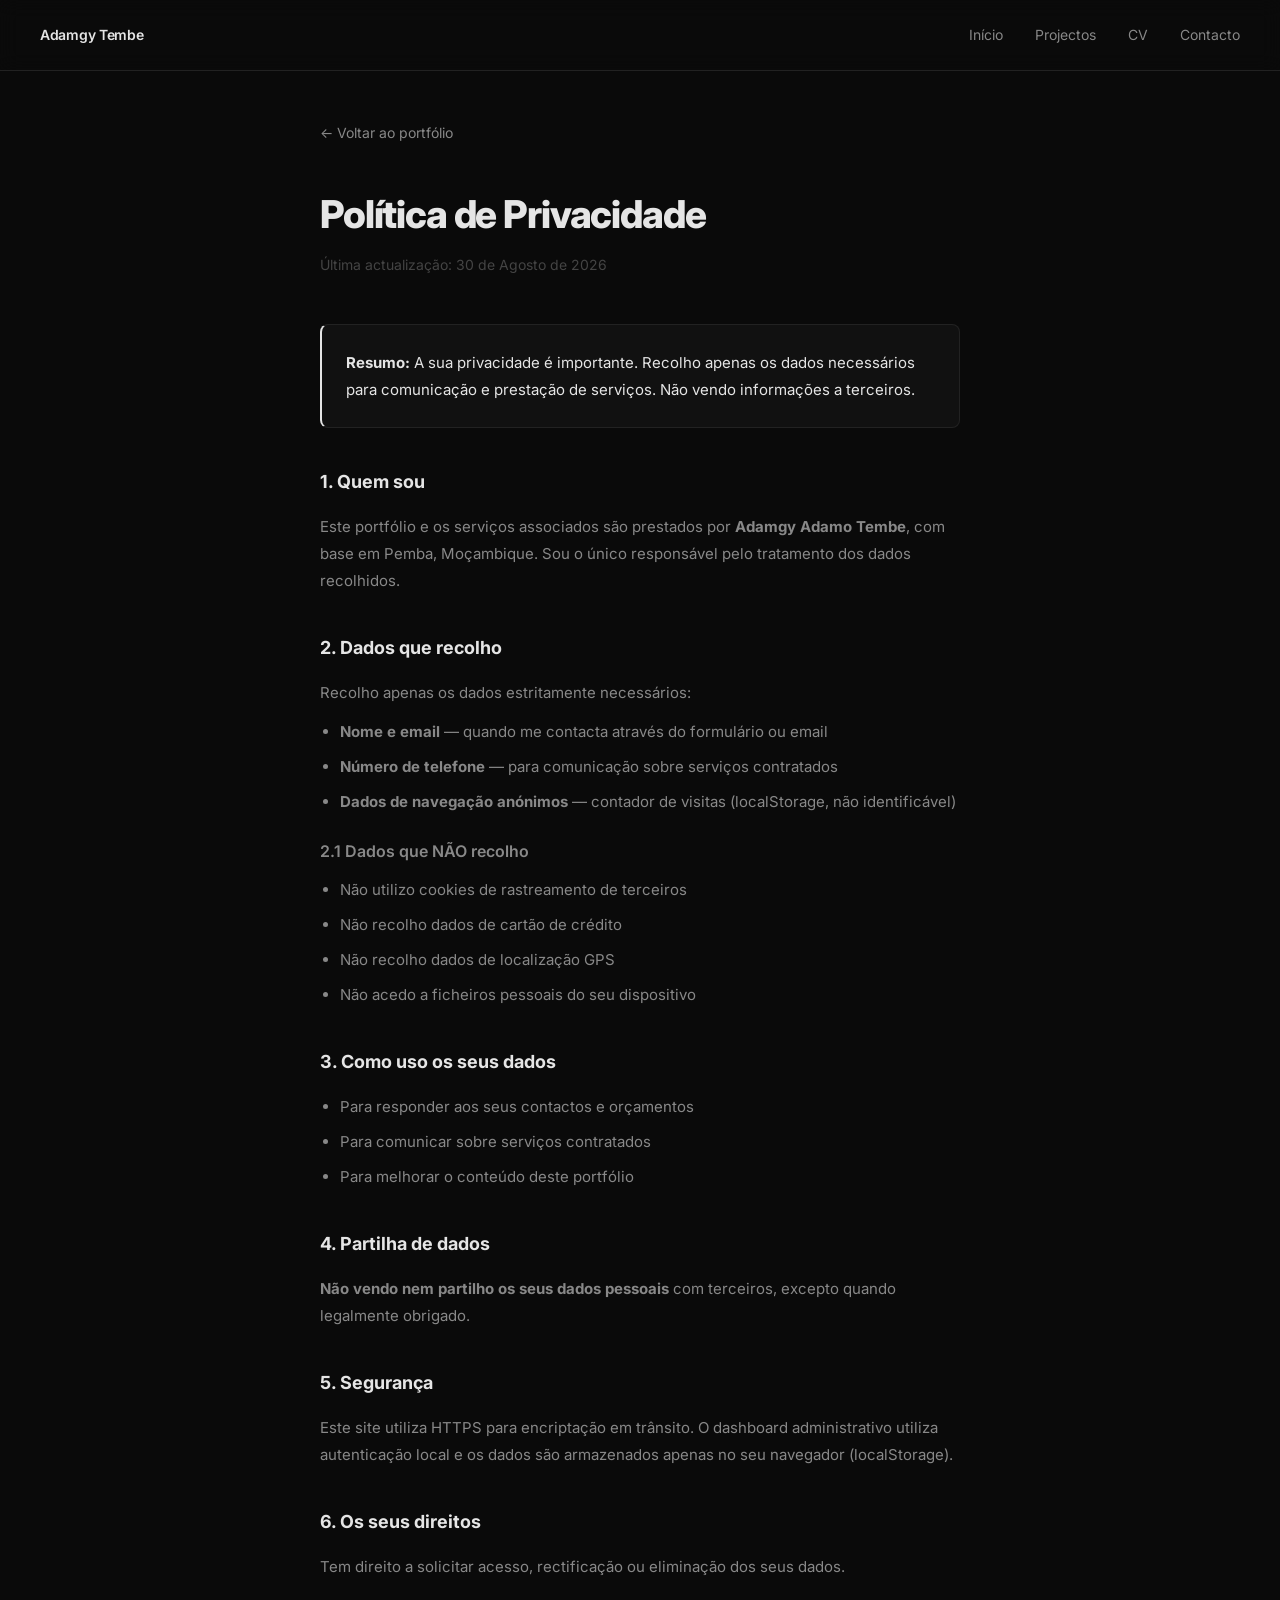
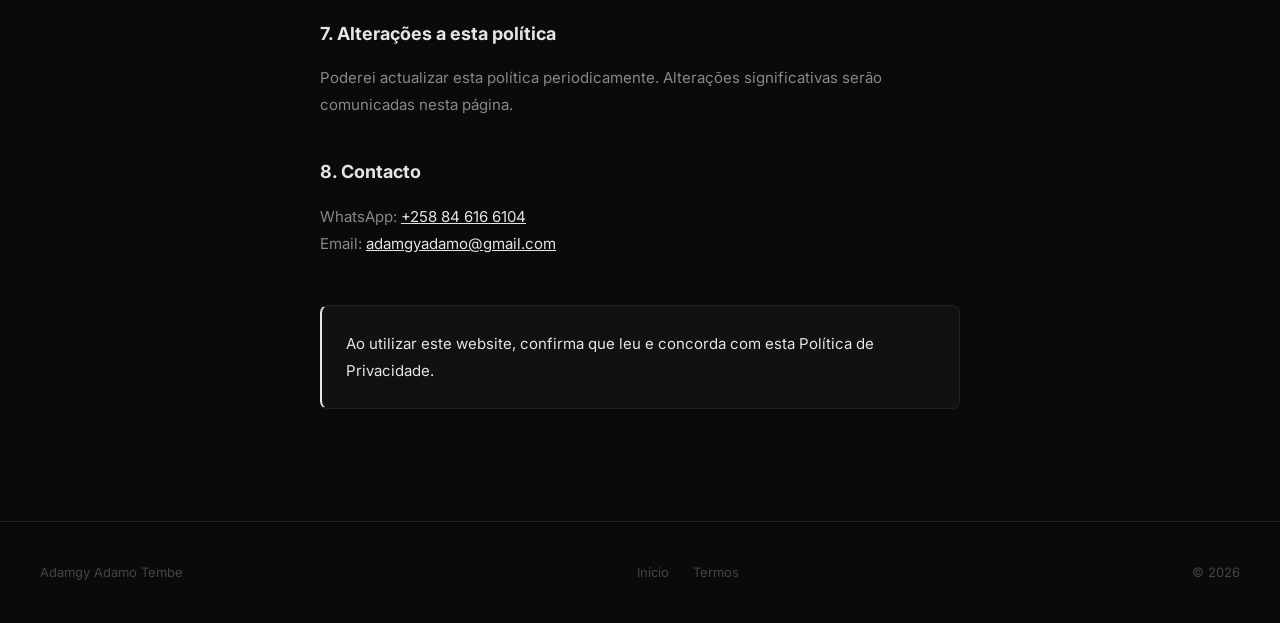
<file: privacidade.html>
<!DOCTYPE html>
<html lang="pt">
<head>
    <meta charset="UTF-8">
    <meta name="viewport" content="width=device-width, initial-scale=1.0">
    <meta name="description" content="Política de Privacidade — Adamgy Adamo Tembe.">
    <meta name="theme-color" content="#0a0a0a">
    <title>Política de Privacidade — Adamgy Adamo Tembe</title>
    <link rel="preconnect" href="https://fonts.googleapis.com">
    <link href="https://fonts.googleapis.com/css2?family=Inter:wght@300;400;500;600;700&display=swap" rel="stylesheet">
    <link rel="stylesheet" href="style.css">
    <style>
        .legal-page { max-width: 720px; margin: 0 auto; padding: 120px 40px 80px; }
        .legal-page h1 { font-size: clamp(1.5rem, 3vw, 2.5rem); font-weight: 800; letter-spacing: -0.03em; margin-bottom: 8px; }
        .legal-date { color: var(--text-dim); font-size: 0.875rem; margin-bottom: 48px; display: block; }
        .legal-page h2 { font-size: 1.125rem; font-weight: 700; margin: 40px 0 16px; color: var(--text); }
        .legal-page h3 { font-size: 1rem; font-weight: 600; margin: 24px 0 10px; color: var(--text-muted); }
        .legal-page p, .legal-page li { color: var(--text-muted); line-height: 1.8; margin-bottom: 12px; font-size: 0.9375rem; }
        .legal-page ul { margin: 12px 0 12px 20px; }
        .legal-page li { margin-bottom: 8px; }
        .legal-box { background: var(--bg-elevated); border: 1px solid var(--border); border-radius: 8px; padding: 24px; margin: 32px 0; border-left: 2px solid var(--text); }
        .legal-box p { margin: 0; color: var(--text); }
        .back-nav { display: inline-flex; align-items: center; gap: 8px; color: var(--text-muted); text-decoration: none; font-size: 0.875rem; margin-bottom: 40px; transition: color 0.3s; }
        .back-nav:hover { color: var(--text); }
        @media (max-width: 640px) { .legal-page { padding: 100px 24px 60px; } }
    </style>
</head>
<body>
    <nav class="nav">
        <a href="/" class="nav-logo">Adamgy Tembe</a>
        <div class="nav-links">
            <a href="/">Início</a>
            <a href="/#projectos">Projectos</a>
            <a href="cv.html">CV</a>
            <a href="/#contacto">Contacto</a>
        </div>
        <button class="nav-toggle" aria-label="Menu">≡</button>
    </nav>

    <main class="legal-page">
        <a href="/" class="back-nav">← Voltar ao portfólio</a>
        <h1>Política de Privacidade</h1>
        <span class="legal-date">Última actualização: 30 de Agosto de 2026</span>

        <div class="legal-box">
            <p><strong>Resumo:</strong> A sua privacidade é importante. Recolho apenas os dados necessários para comunicação e prestação de serviços. Não vendo informações a terceiros.</p>
        </div>

        <h2>1. Quem sou</h2>
        <p>Este portfólio e os serviços associados são prestados por <strong>Adamgy Adamo Tembe</strong>, com base em Pemba, Moçambique. Sou o único responsável pelo tratamento dos dados recolhidos.</p>

        <h2>2. Dados que recolho</h2>
        <p>Recolho apenas os dados estritamente necessários:</p>
        <ul>
            <li><strong>Nome e email</strong> — quando me contacta através do formulário ou email</li>
            <li><strong>Número de telefone</strong> — para comunicação sobre serviços contratados</li>
            <li><strong>Dados de navegação anónimos</strong> — contador de visitas (localStorage, não identificável)</li>
        </ul>

        <h3>2.1 Dados que NÃO recolho</h3>
        <ul>
            <li>Não utilizo cookies de rastreamento de terceiros</li>
            <li>Não recolho dados de cartão de crédito</li>
            <li>Não recolho dados de localização GPS</li>
            <li>Não acedo a ficheiros pessoais do seu dispositivo</li>
        </ul>

        <h2>3. Como uso os seus dados</h2>
        <ul>
            <li>Para responder aos seus contactos e orçamentos</li>
            <li>Para comunicar sobre serviços contratados</li>
            <li>Para melhorar o conteúdo deste portfólio</li>
        </ul>

        <h2>4. Partilha de dados</h2>
        <p><strong>Não vendo nem partilho os seus dados pessoais</strong> com terceiros, excepto quando legalmente obrigado.</p>

        <h2>5. Segurança</h2>
        <p>Este site utiliza HTTPS para encriptação em trânsito. O dashboard administrativo utiliza autenticação local e os dados são armazenados apenas no seu navegador (localStorage).</p>

        <h2>6. Os seus direitos</h2>
        <p>Tem direito a solicitar acesso, rectificação ou eliminação dos seus dados.</p>

        <h2>7. Alterações a esta política</h2>
        <p>Poderei actualizar esta política periodicamente. Alterações significativas serão comunicadas nesta página.</p>

        <h2>8. Contacto</h2>
        <p>
            WhatsApp: <a href="https://wa.me/258846166104" style="color: var(--text);">+258 84 616 6104</a><br>
            Email: <a href="mailto:adamgyadamo@gmail.com" style="color: var(--text);">adamgyadamo@gmail.com</a>
        </p>

        <div class="legal-box" style="margin-top: 48px;">
            <p>Ao utilizar este website, confirma que leu e concorda com esta Política de Privacidade.</p>
        </div>
    </main>

    <footer class="footer">
        <div class="footer-inner">
            <p>Adamgy Adamo Tembe</p>
            <div class="footer-links">
                <a href="/">Início</a>
                <a href="termos.html">Termos</a>
            </div>
            <p class="footer-copy">© 2026</p>
        </div>
    </footer>

    <script src="script.js"></script>
</body>
</html>
</file>
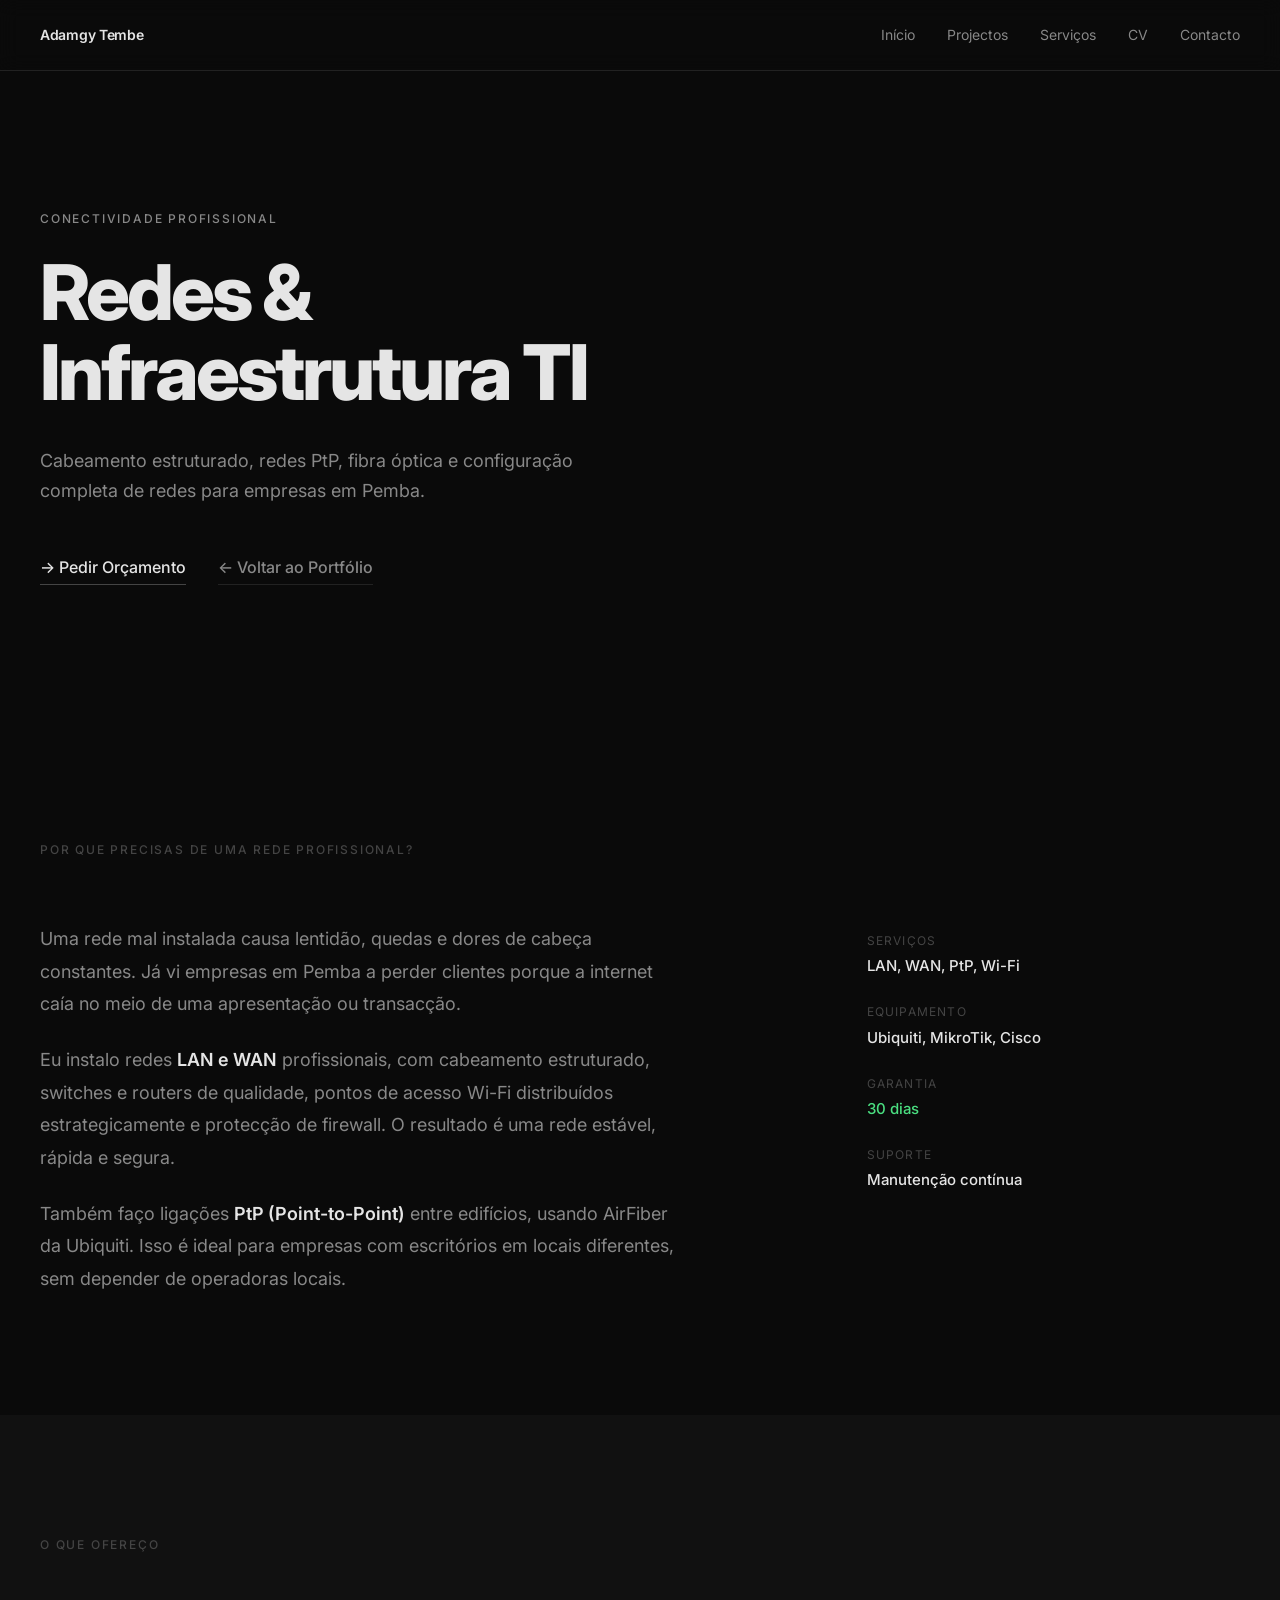
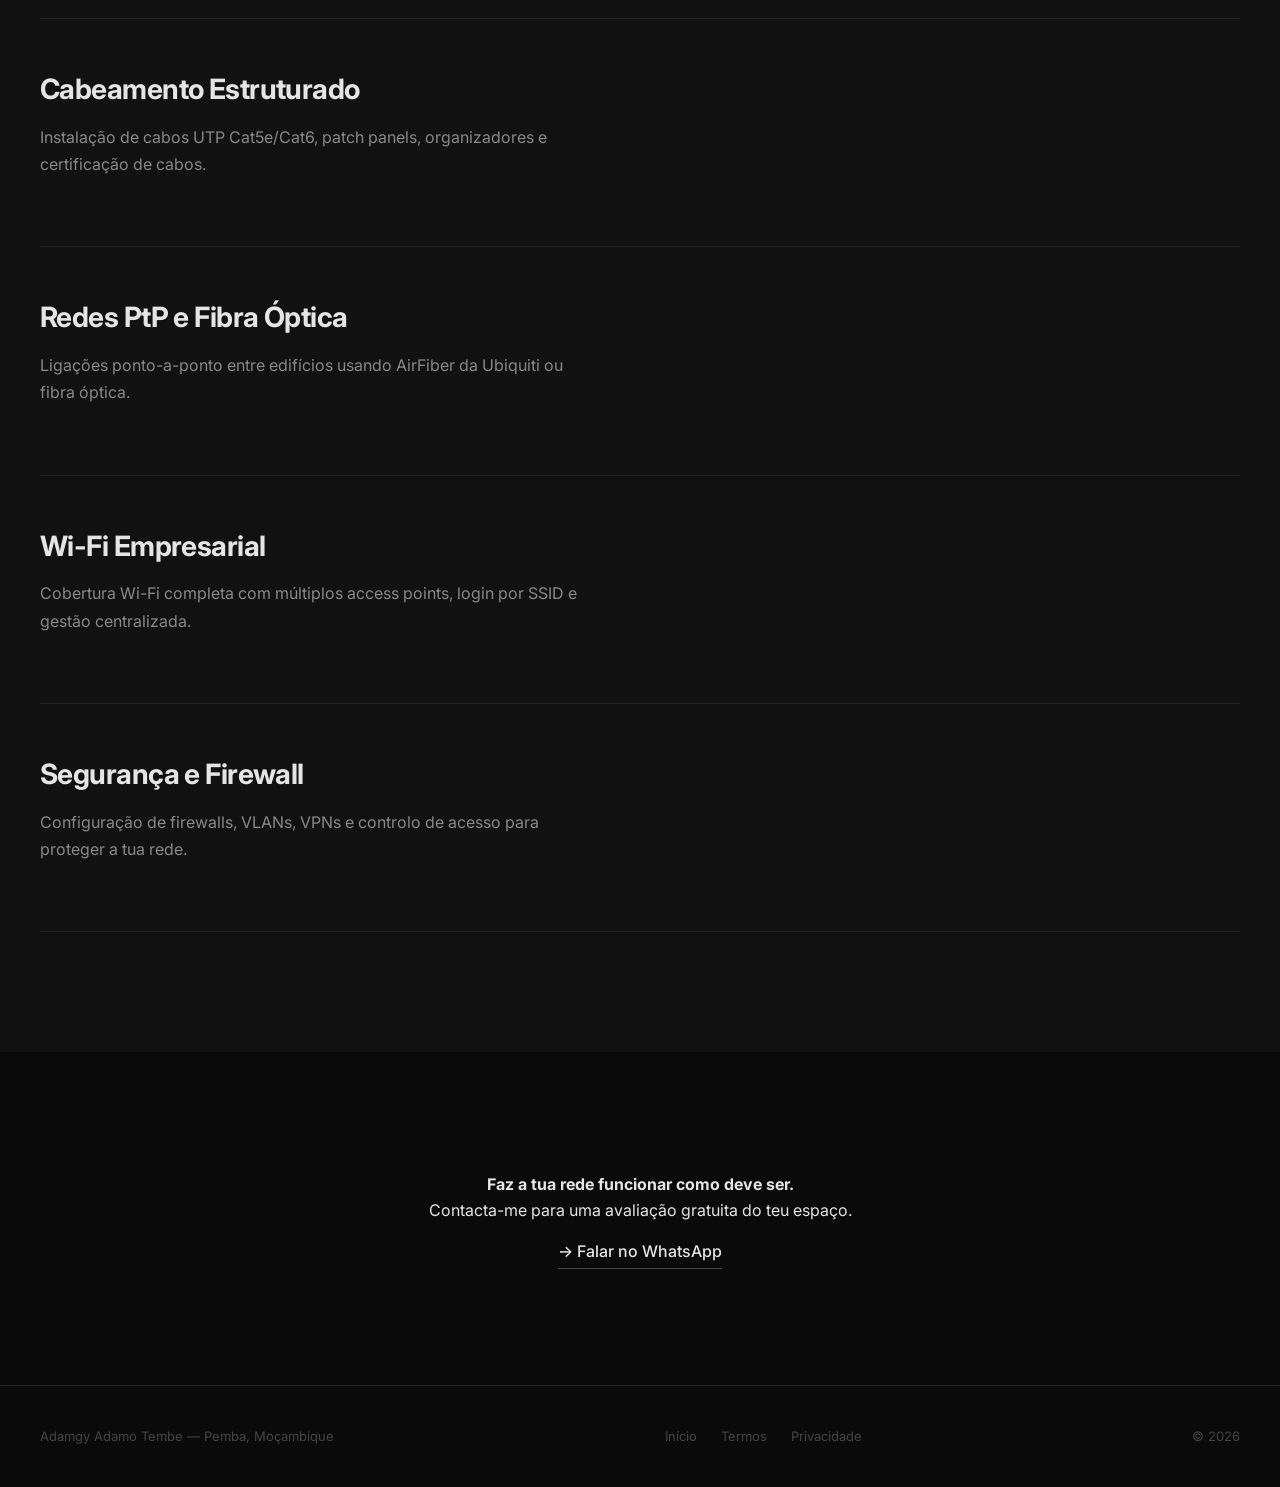
<file: redes-infraestrutura-pemba.html>
<!DOCTYPE html>
<html lang="pt">
<head>
    <meta charset="UTF-8">
    <meta name="viewport" content="width=device-width, initial-scale=1.0">
    
    <title>Redes e Infraestrutura TI em Pemba | Cabeamento Estruturado — Adamgy Tembe</title>
    
    <meta name="description" content="Instalação de redes de computadores, cabeamento estruturado, fibra óptica e infraestrutura TI em Pemba. Soluções profissionais para empresas.">
    
    <meta name="author" content="Adamgy Adamo Tembe">
    <meta name="robots" content="index, follow">
    <link rel="canonical" href="https://adamgy.vmpsaas.com/redes-infraestrutura-pemba.html">
    
    <meta property="og:title" content="Redes e Infraestrutura TI em Pemba — Adamgy Tembe">
    <meta property="og:description" content="Cabeamento estruturado, redes PtP, fibra óptica e soluções de conectividade para empresas em Pemba.">
    <meta property="og:type" content="website">
    <meta property="og:url" content="https://adamgy.vmpsaas.com/redes-infraestrutura-pemba.html">
    <meta property="og:image" content="https://adamgy.vmpsaas.com/assets/images/adamgy.png">
    <meta property="og:locale" content="pt_MZ">
    
    <script type="application/ld+json">
    {
        "@context": "https://schema.org",
        "@type": "Service",
        "name": "Instalação de Redes e Infraestrutura TI em Pemba",
        "description": "Cabeamento estruturado, configuração de redes LAN/WAN, pontos de acesso Wi-Fi, fibra óptica e soluções PtP para empresas.",
        "provider": {
            "@type": "Person",
            "name": "Adamgy Adamo Tembe",
            "url": "https://adamgy.vmpsaas.com/"
        },
        "areaServed": {
            "@type": "City",
            "name": "Pemba",
            "addressCountry": "MZ"
        },
        "serviceType": "Network Infrastructure"
    }
    </script>
    
    <link rel="preconnect" href="https://fonts.googleapis.com">
    <link href="https://fonts.googleapis.com/css2?family=Inter:wght@300;400;500;600;700;800&display=swap" rel="stylesheet">
    <link rel="stylesheet" href="style.css">
    <link rel="icon" type="image/svg+xml" href="data:image/svg+xml,%3Csvg xmlns='http://www.w3.org/2000/svg' viewBox='0 0 100 100'%3E%3Crect width='100' height='100' rx='20' fill='%230a0a0a'/%3E%3Ctext x='50' y='68' font-size='50' font-weight='800' text-anchor='middle' fill='%23e5e5e5' font-family='Arial'%3EA%3C/text%3E%3C/svg%3E">
</head>
<body>
    <nav class="nav">
        <a href="/" class="nav-logo">Adamgy Tembe</a>
        <div class="nav-links">
            <a href="/">Início</a>
            <a href="/#projectos">Projectos</a>
            <a href="/#servicos">Serviços</a>
            <a href="cv.html">CV</a>
            <a href="/#contacto">Contacto</a>
        </div>
        <button class="nav-toggle" aria-label="Menu">≡</button>
    </nav>

    <header class="hero" style="min-height: 80vh; padding-top: 150px;">
        <p class="hero-eyebrow">Conectividade Profissional</p>
        <h1 class="hero-title">
            Redes &<br>
            <span class="hero-name">Infraestrutura TI</span>
        </h1>
        <p class="hero-desc">
            Cabeamento estruturado, redes PtP, fibra óptica e configuração completa de redes para empresas em Pemba.
        </p>
        <div class="hero-actions">
            <a href="https://wa.me/258846166104?text=Olá,%20preciso%20de%20instalar%20uma%20rede%20no%20meu%20escritório" target="_blank" class="hero-link">→ Pedir Orçamento</a>
            <a href="/" class="hero-link secondary">← Voltar ao Portfólio</a>
        </div>
    </header>

    <section class="section">
        <div class="section-inner">
            <h2 class="section-label">Por Que Precisas de uma Rede Profissional?</h2>
            <div class="section-grid">
                <div class="section-text">
                    <p>
                        Uma rede mal instalada causa lentidão, quedas e dores de cabeça constantes. Já vi empresas em Pemba a perder clientes porque a internet caía no meio de uma apresentação ou transacção.
                    </p>
                    <p>
                        Eu instalo redes <strong>LAN e WAN</strong> profissionais, com cabeamento estruturado, switches e routers de qualidade, pontos de acesso Wi-Fi distribuídos estrategicamente e protecção de firewall. O resultado é uma rede estável, rápida e segura.
                    </p>
                    <p>
                        Também faço ligações <strong>PtP (Point-to-Point)</strong> entre edifícios, usando AirFiber da Ubiquiti. Isso é ideal para empresas com escritórios em locais diferentes, sem depender de operadoras locais.
                    </p>
                </div>
                <div class="section-meta">
                    <div class="meta-item">
                        <span class="meta-label">Serviços</span>
                        <span class="meta-value">LAN, WAN, PtP, Wi-Fi</span>
                    </div>
                    <div class="meta-item">
                        <span class="meta-label">Equipamento</span>
                        <span class="meta-value">Ubiquiti, MikroTik, Cisco</span>
                    </div>
                    <div class="meta-item">
                        <span class="meta-label">Garantia</span>
                        <span class="meta-value status-open">30 dias</span>
                    </div>
                    <div class="meta-item">
                        <span class="meta-label">Suporte</span>
                        <span class="meta-value">Manutenção contínua</span>
                    </div>
                </div>
            </div>
        </div>
    </section>

    <section class="section section-dim">
        <div class="section-inner">
            <h2 class="section-label">O Que Ofereço</h2>
            <div class="project-list">
                <article class="project-item">
                    <div class="project-main">
                        <h3 class="project-title">Cabeamento Estruturado</h3>
                        <p class="project-desc">
                            Instalação de cabos UTP Cat5e/Cat6, patch panels, organizadores e certificação de cabos.
                        </p>
                    </div>
                </article>
                <article class="project-item">
                    <div class="project-main">
                        <h3 class="project-title">Redes PtP e Fibra Óptica</h3>
                        <p class="project-desc">
                            Ligações ponto-a-ponto entre edifícios usando AirFiber da Ubiquiti ou fibra óptica.
                        </p>
                    </div>
                </article>
                <article class="project-item">
                    <div class="project-main">
                        <h3 class="project-title">Wi-Fi Empresarial</h3>
                        <p class="project-desc">
                            Cobertura Wi-Fi completa com múltiplos access points, login por SSID e gestão centralizada.
                        </p>
                    </div>
                </article>
                <article class="project-item">
                    <div class="project-main">
                        <h3 class="project-title">Segurança e Firewall</h3>
                        <p class="project-desc">
                            Configuração de firewalls, VLANs, VPNs e controlo de acesso para proteger a tua rede.
                        </p>
                    </div>
                </article>
            </div>
        </div>
    </section>

    <section class="section">
        <div class="section-inner">
            <div class="legal-box" style="text-align: center; max-width: 600px; margin: 0 auto;">
                <p><strong>Faz a tua rede funcionar como deve ser.</strong></p>
                <p>Contacta-me para uma avaliação gratuita do teu espaço.</p>
                <a href="https://wa.me/258846166104?text=Olá,%20preciso%20de%20instalar%20uma%20rede%20no%20meu%20escritório" target="_blank" class="hero-link" style="display: inline-block; margin-top: 16px;">→ Falar no WhatsApp</a>
            </div>
        </div>
    </section>

    <footer class="footer">
        <div class="footer-inner">
            <p>Adamgy Adamo Tembe — Pemba, Moçambique</p>
            <div class="footer-links">
                <a href="/">Início</a>
                <a href="termos.html">Termos</a>
                <a href="privacidade.html">Privacidade</a>
            </div>
            <p class="footer-copy">© 2026</p>
        </div>
    </footer>

    <script src="script.js"></script>
</body>
</html>
</file>
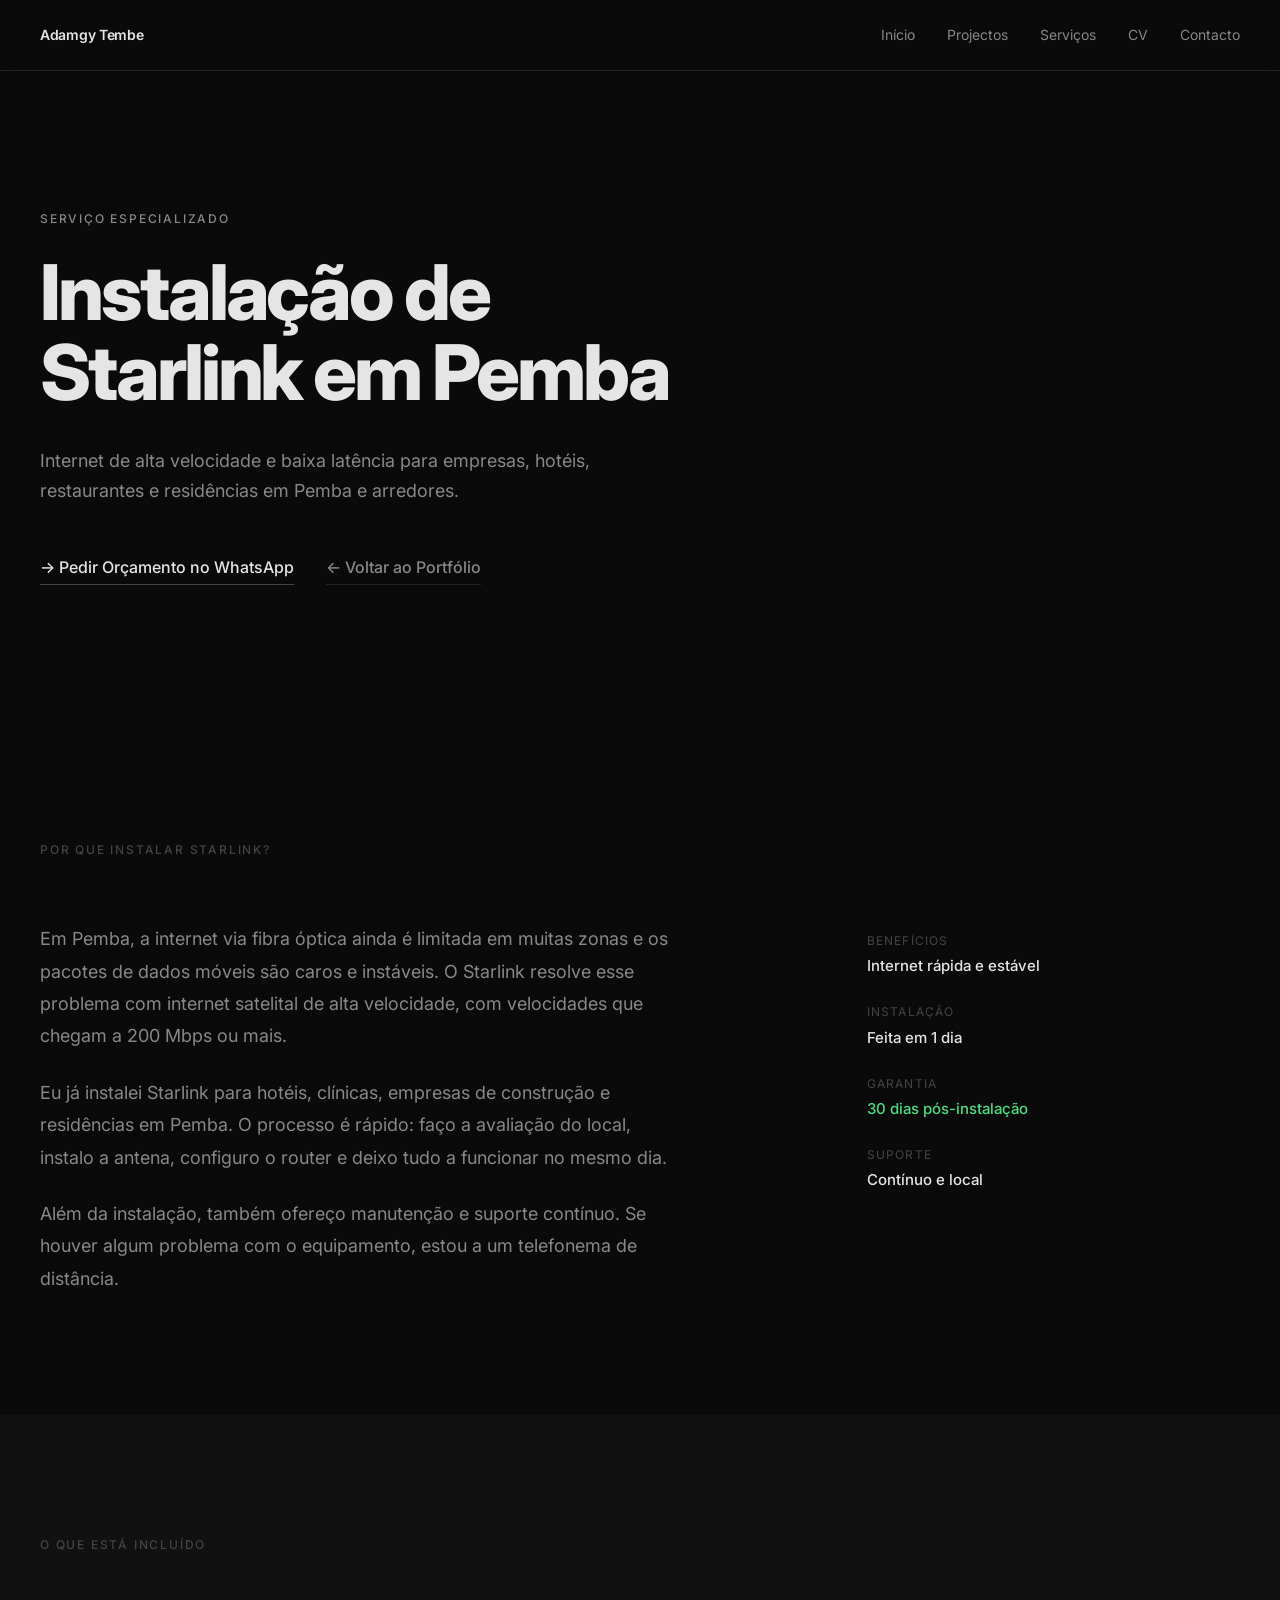
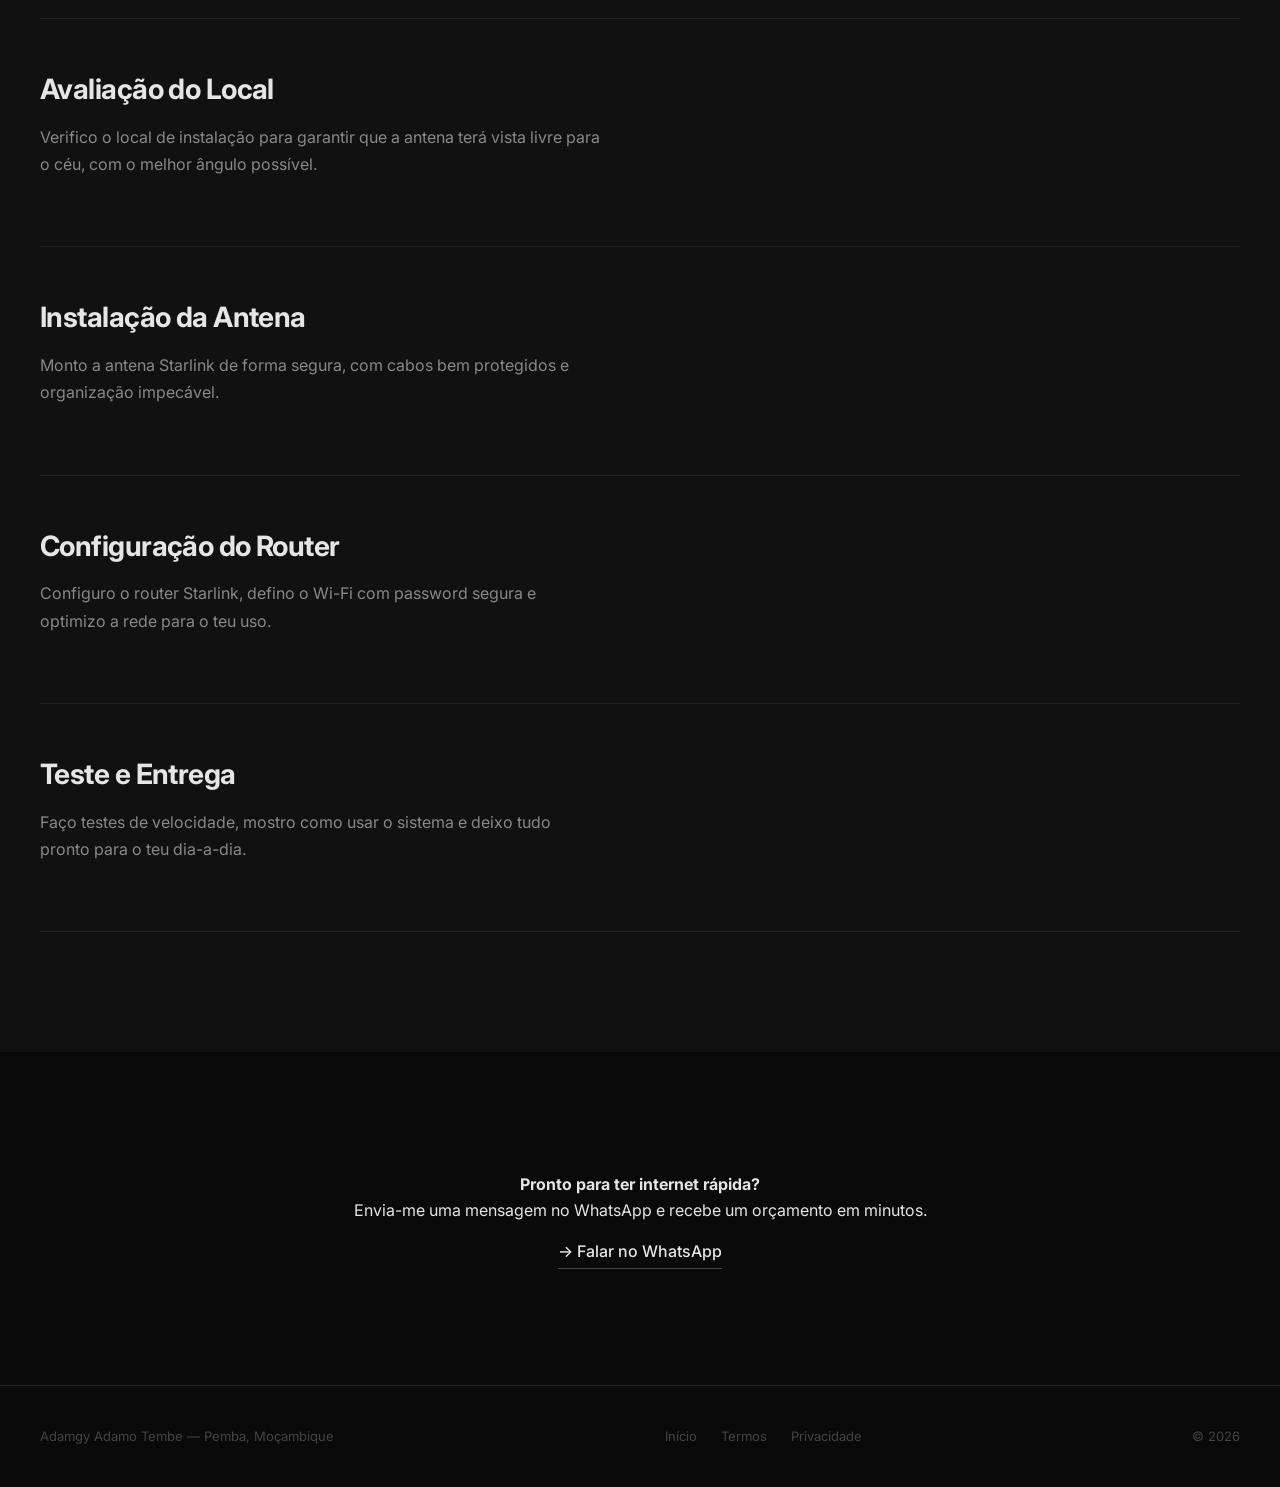
<file: starlink-pemba.html>
<!DOCTYPE html>
<html lang="pt">
<head>
    <meta charset="UTF-8">
    <meta name="viewport" content="width=device-width, initial-scale=1.0">
    
    <!-- SEO Title -->
    <title>Instalação Starlink em Pemba | Internet Rápida e Estável — Adamgy Tembe</title>
    
    <!-- Meta Description (155 caracteres) -->
    <meta name="description" content="Instalação profissional de Starlink em Pemba, Cabo Delgado. Internet rápida e estável para empresas, hotéis e residências. Orçamento gratuito via WhatsApp.">
    
    <meta name="author" content="Adamgy Adamo Tembe">
    <meta name="robots" content="index, follow">
    <link rel="canonical" href="https://adamgy.vmpsaas.com/starlink-pemba.html">
    
    <!-- Open Graph -->
    <meta property="og:title" content="Instalação Starlink em Pemba — Adamgy Tembe">
    <meta property="og:description" content="Internet rápida e estável para Pemba. Instalação profissional de Starlink com garantia e suporte local.">
    <meta property="og:type" content="website">
    <meta property="og:url" content="https://adamgy.vmpsaas.com/starlink-pemba.html">
    <meta property="og:image" content="https://adamgy.vmpsaas.com/assets/images/adamgy.png">
    <meta property="og:locale" content="pt_MZ">
    
    <!-- Schema.org Service -->
    <script type="application/ld+json">
    {
        "@context": "https://schema.org",
        "@type": "Service",
        "name": "Instalação de Starlink em Pemba",
        "description": "Instalação profissional de sistemas Starlink para empresas, hotéis e residências em Pemba, Cabo Delgado, Moçambique.",
        "provider": {
            "@type": "Person",
            "name": "Adamgy Adamo Tembe",
            "url": "https://adamgy.vmpsaas.com/"
        },
        "areaServed": {
            "@type": "City",
            "name": "Pemba",
            "addressCountry": "MZ"
        },
        "serviceType": "Internet Services"
    }
    </script>
    
    <link rel="preconnect" href="https://fonts.googleapis.com">
    <link href="https://fonts.googleapis.com/css2?family=Inter:wght@300;400;500;600;700;800&display=swap" rel="stylesheet">
    <link rel="stylesheet" href="style.css">
    <link rel="icon" type="image/svg+xml" href="data:image/svg+xml,%3Csvg xmlns='http://www.w3.org/2000/svg' viewBox='0 0 100 100'%3E%3Crect width='100' height='100' rx='20' fill='%230a0a0a'/%3E%3Ctext x='50' y='68' font-size='50' font-weight='800' text-anchor='middle' fill='%23e5e5e5' font-family='Arial'%3EA%3C/text%3E%3C/svg%3E">
</head>
<body>
    <nav class="nav">
        <a href="/" class="nav-logo">Adamgy Tembe</a>
        <div class="nav-links">
            <a href="/">Início</a>
            <a href="/#projectos">Projectos</a>
            <a href="/#servicos">Serviços</a>
            <a href="cv.html">CV</a>
            <a href="/#contacto">Contacto</a>
        </div>
        <button class="nav-toggle" aria-label="Menu">≡</button>
    </nav>

    <header class="hero" style="min-height: 80vh; padding-top: 150px;">
        <p class="hero-eyebrow">Serviço Especializado</p>
        <h1 class="hero-title">
            Instalação de<br>
            <span class="hero-name">Starlink em Pemba</span>
        </h1>
        <p class="hero-desc">
            Internet de alta velocidade e baixa latência para empresas, hotéis, restaurantes e residências em Pemba e arredores.
        </p>
        <div class="hero-actions">
            <a href="https://wa.me/258846166104?text=Olá,%20quero%20instalar%20Starlink%20em%20Pemba" target="_blank" class="hero-link">→ Pedir Orçamento no WhatsApp</a>
            <a href="/" class="hero-link secondary">← Voltar ao Portfólio</a>
        </div>
    </header>

    <section class="section">
        <div class="section-inner">
            <h2 class="section-label">Por Que Instalar Starlink?</h2>
            <div class="section-grid">
                <div class="section-text">
                    <p>
                        Em Pemba, a internet via fibra óptica ainda é limitada em muitas zonas e os pacotes de dados móveis são caros e instáveis. O Starlink resolve esse problema com internet satelital de alta velocidade, com velocidades que chegam a 200 Mbps ou mais.
                    </p>
                    <p>
                        Eu já instalei Starlink para hotéis, clínicas, empresas de construção e residências em Pemba. O processo é rápido: faço a avaliação do local, instalo a antena, configuro o router e deixo tudo a funcionar no mesmo dia.
                    </p>
                    <p>
                        Além da instalação, também ofereço manutenção e suporte contínuo. Se houver algum problema com o equipamento, estou a um telefonema de distância.
                    </p>
                </div>
                <div class="section-meta">
                    <div class="meta-item">
                        <span class="meta-label">Benefícios</span>
                        <span class="meta-value">Internet rápida e estável</span>
                    </div>
                    <div class="meta-item">
                        <span class="meta-label">Instalação</span>
                        <span class="meta-value">Feita em 1 dia</span>
                    </div>
                    <div class="meta-item">
                        <span class="meta-label">Garantia</span>
                        <span class="meta-value status-open">30 dias pós-instalação</span>
                    </div>
                    <div class="meta-item">
                        <span class="meta-label">Suporte</span>
                        <span class="meta-value">Contínuo e local</span>
                    </div>
                </div>
            </div>
        </div>
    </section>

    <section class="section section-dim">
        <div class="section-inner">
            <h2 class="section-label">O Que Está Incluído</h2>
            <div class="project-list">
                <article class="project-item">
                    <div class="project-main">
                        <h3 class="project-title">Avaliação do Local</h3>
                        <p class="project-desc">
                            Verifico o local de instalação para garantir que a antena terá vista livre para o céu, com o melhor ângulo possível.
                        </p>
                    </div>
                </article>
                <article class="project-item">
                    <div class="project-main">
                        <h3 class="project-title">Instalação da Antena</h3>
                        <p class="project-desc">
                            Monto a antena Starlink de forma segura, com cabos bem protegidos e organização impecável.
                        </p>
                    </div>
                </article>
                <article class="project-item">
                    <div class="project-main">
                        <h3 class="project-title">Configuração do Router</h3>
                        <p class="project-desc">
                            Configuro o router Starlink, defino o Wi-Fi com password segura e optimizo a rede para o teu uso.
                        </p>
                    </div>
                </article>
                <article class="project-item">
                    <div class="project-main">
                        <h3 class="project-title">Teste e Entrega</h3>
                        <p class="project-desc">
                            Faço testes de velocidade, mostro como usar o sistema e deixo tudo pronto para o teu dia-a-dia.
                        </p>
                    </div>
                </article>
            </div>
        </div>
    </section>

    <section class="section">
        <div class="section-inner">
            <div class="legal-box" style="text-align: center; max-width: 600px; margin: 0 auto;">
                <p><strong>Pronto para ter internet rápida?</strong></p>
                <p>Envia-me uma mensagem no WhatsApp e recebe um orçamento em minutos.</p>
                <a href="https://wa.me/258846166104?text=Olá,%20quero%20instalar%20Starlink%20em%20Pemba" target="_blank" class="hero-link" style="display: inline-block; margin-top: 16px;">→ Falar no WhatsApp</a>
            </div>
        </div>
    </section>

    <footer class="footer">
        <div class="footer-inner">
            <p>Adamgy Adamo Tembe — Pemba, Moçambique</p>
            <div class="footer-links">
                <a href="/">Início</a>
                <a href="termos.html">Termos</a>
                <a href="privacidade.html">Privacidade</a>
            </div>
            <p class="footer-copy">© 2026</p>
        </div>
    </footer>

    <script src="script.js"></script>
</body>
</html>
</file>
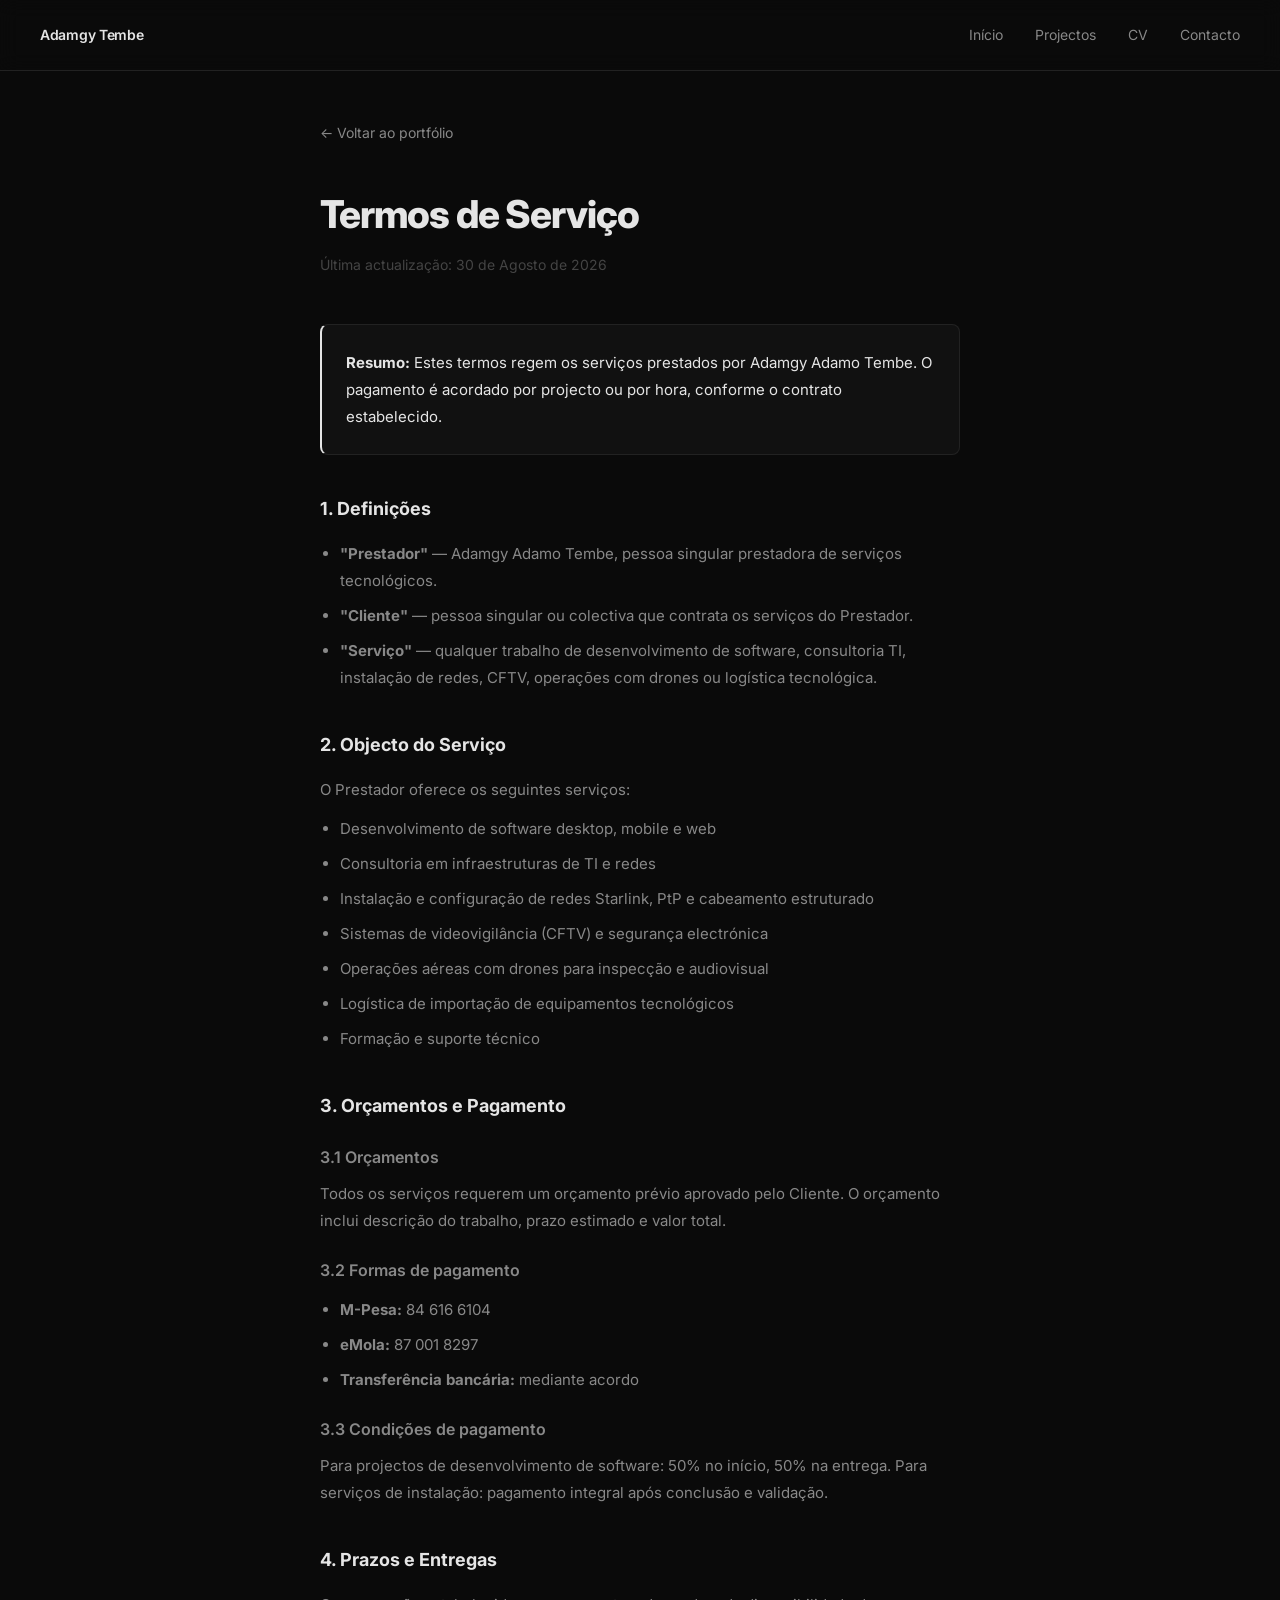
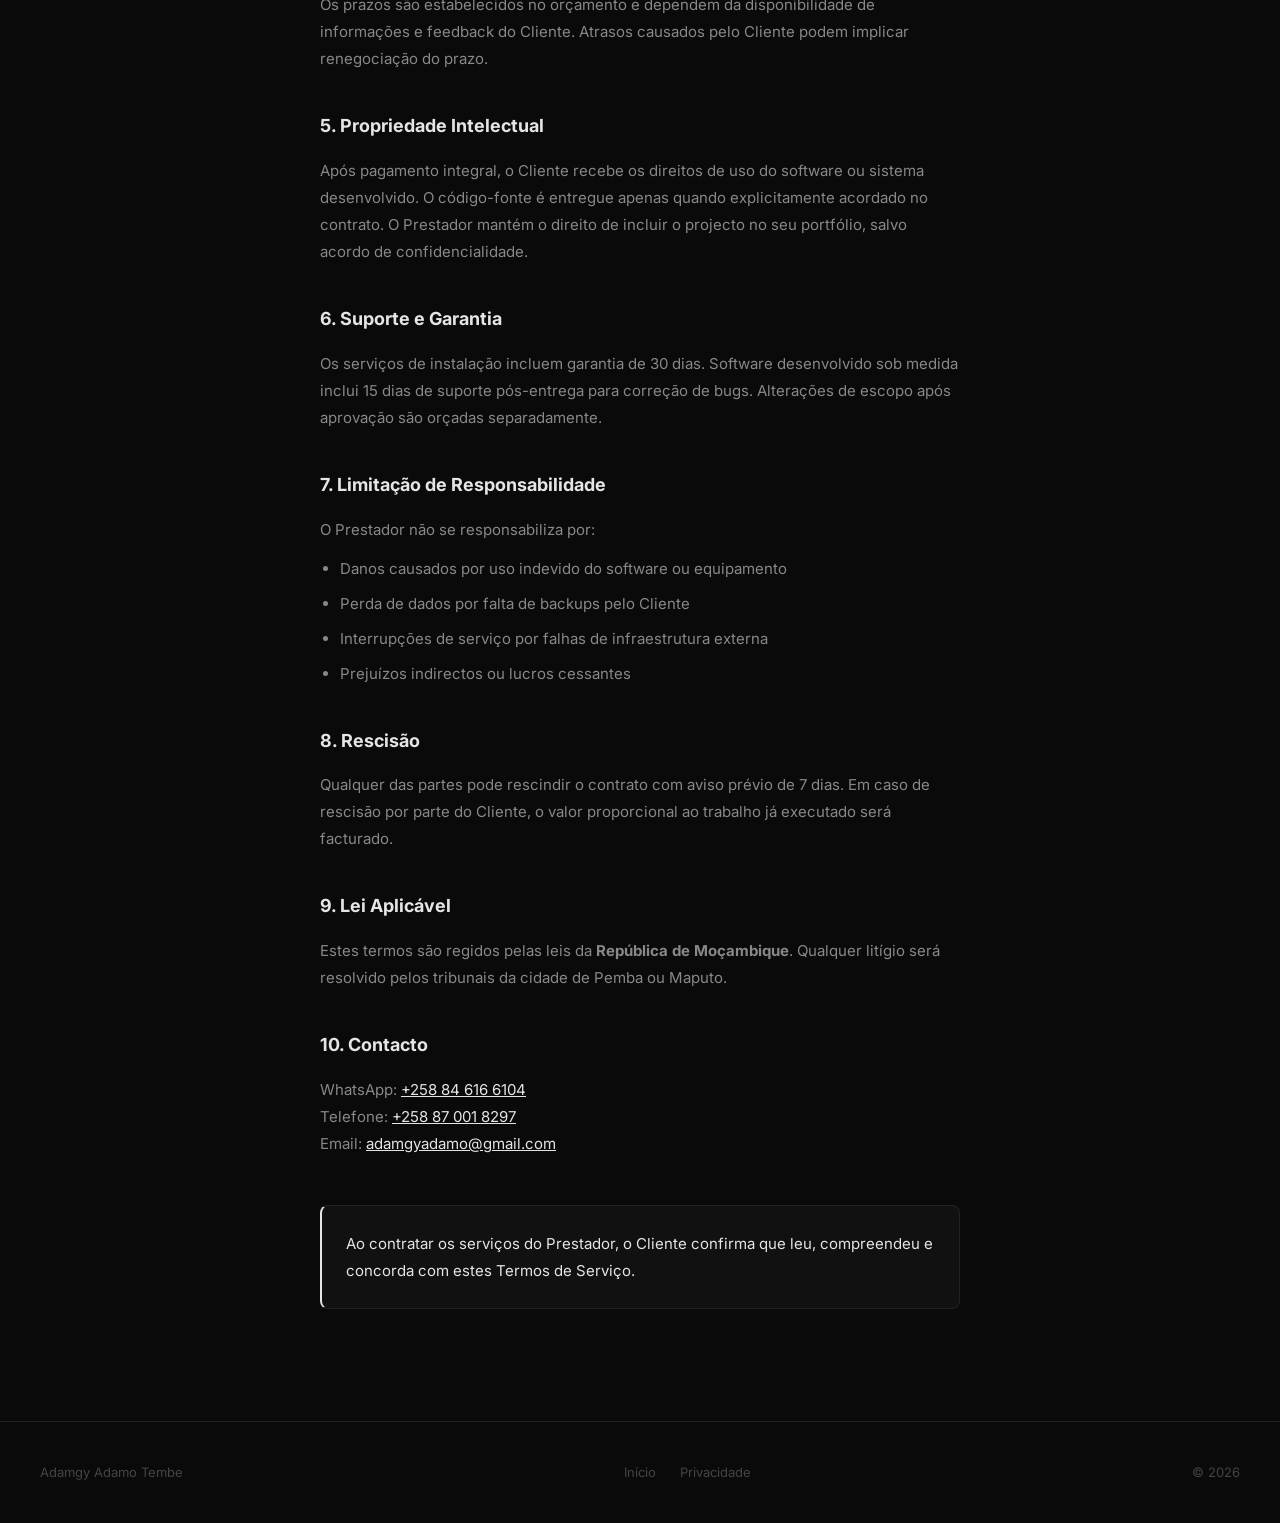
<file: termos.html>
<!DOCTYPE html>
<html lang="pt">
<head>
    <meta charset="UTF-8">
    <meta name="viewport" content="width=device-width, initial-scale=1.0">
    <meta name="description" content="Termos de Serviço — Adamgy Adamo Tembe.">
    <meta name="theme-color" content="#0a0a0a">
    <title>Termos de Serviço — Adamgy Adamo Tembe</title>
    <link rel="preconnect" href="https://fonts.googleapis.com">
    <link href="https://fonts.googleapis.com/css2?family=Inter:wght@300;400;500;600;700&display=swap" rel="stylesheet">
    <link rel="stylesheet" href="style.css">
    <style>
        .legal-page { max-width: 720px; margin: 0 auto; padding: 120px 40px 80px; }
        .legal-page h1 { font-size: clamp(1.5rem, 3vw, 2.5rem); font-weight: 800; letter-spacing: -0.03em; margin-bottom: 8px; }
        .legal-date { color: var(--text-dim); font-size: 0.875rem; margin-bottom: 48px; display: block; }
        .legal-page h2 { font-size: 1.125rem; font-weight: 700; margin: 40px 0 16px; color: var(--text); }
        .legal-page h3 { font-size: 1rem; font-weight: 600; margin: 24px 0 10px; color: var(--text-muted); }
        .legal-page p, .legal-page li { color: var(--text-muted); line-height: 1.8; margin-bottom: 12px; font-size: 0.9375rem; }
        .legal-page ul { margin: 12px 0 12px 20px; }
        .legal-page li { margin-bottom: 8px; }
        .legal-box { background: var(--bg-elevated); border: 1px solid var(--border); border-radius: 8px; padding: 24px; margin: 32px 0; border-left: 2px solid var(--text); }
        .legal-box p { margin: 0; color: var(--text); }
        .back-nav { display: inline-flex; align-items: center; gap: 8px; color: var(--text-muted); text-decoration: none; font-size: 0.875rem; margin-bottom: 40px; transition: color 0.3s; }
        .back-nav:hover { color: var(--text); }
        @media (max-width: 640px) { .legal-page { padding: 100px 24px 60px; } }
    </style>
</head>
<body>
    <nav class="nav">
        <a href="/" class="nav-logo">Adamgy Tembe</a>
        <div class="nav-links">
            <a href="/">Início</a>
            <a href="/#projectos">Projectos</a>
            <a href="cv.html">CV</a>
            <a href="/#contacto">Contacto</a>
        </div>
        <button class="nav-toggle" aria-label="Menu">≡</button>
    </nav>

    <main class="legal-page">
        <a href="/" class="back-nav">← Voltar ao portfólio</a>
        <h1>Termos de Serviço</h1>
        <span class="legal-date">Última actualização: 30 de Agosto de 2026</span>

        <div class="legal-box">
            <p><strong>Resumo:</strong> Estes termos regem os serviços prestados por Adamgy Adamo Tembe. O pagamento é acordado por projecto ou por hora, conforme o contrato estabelecido.</p>
        </div>

        <h2>1. Definições</h2>
        <ul>
            <li><strong>"Prestador"</strong> — Adamgy Adamo Tembe, pessoa singular prestadora de serviços tecnológicos.</li>
            <li><strong>"Cliente"</strong> — pessoa singular ou colectiva que contrata os serviços do Prestador.</li>
            <li><strong>"Serviço"</strong> — qualquer trabalho de desenvolvimento de software, consultoria TI, instalação de redes, CFTV, operações com drones ou logística tecnológica.</li>
        </ul>

        <h2>2. Objecto do Serviço</h2>
        <p>O Prestador oferece os seguintes serviços:</p>
        <ul>
            <li>Desenvolvimento de software desktop, mobile e web</li>
            <li>Consultoria em infraestruturas de TI e redes</li>
            <li>Instalação e configuração de redes Starlink, PtP e cabeamento estruturado</li>
            <li>Sistemas de videovigilância (CFTV) e segurança electrónica</li>
            <li>Operações aéreas com drones para inspecção e audiovisual</li>
            <li>Logística de importação de equipamentos tecnológicos</li>
            <li>Formação e suporte técnico</li>
        </ul>

        <h2>3. Orçamentos e Pagamento</h2>
        <h3>3.1 Orçamentos</h3>
        <p>Todos os serviços requerem um orçamento prévio aprovado pelo Cliente. O orçamento inclui descrição do trabalho, prazo estimado e valor total.</p>

        <h3>3.2 Formas de pagamento</h3>
        <ul>
            <li><strong>M-Pesa:</strong> 84 616 6104</li>
            <li><strong>eMola:</strong> 87 001 8297</li>
            <li><strong>Transferência bancária:</strong> mediante acordo</li>
        </ul>

        <h3>3.3 Condições de pagamento</h3>
        <p>Para projectos de desenvolvimento de software: 50% no início, 50% na entrega. Para serviços de instalação: pagamento integral após conclusão e validação.</p>

        <h2>4. Prazos e Entregas</h2>
        <p>Os prazos são estabelecidos no orçamento e dependem da disponibilidade de informações e feedback do Cliente. Atrasos causados pelo Cliente podem implicar renegociação do prazo.</p>

        <h2>5. Propriedade Intelectual</h2>
        <p>Após pagamento integral, o Cliente recebe os direitos de uso do software ou sistema desenvolvido. O código-fonte é entregue apenas quando explicitamente acordado no contrato. O Prestador mantém o direito de incluir o projecto no seu portfólio, salvo acordo de confidencialidade.</p>

        <h2>6. Suporte e Garantia</h2>
        <p>Os serviços de instalação incluem garantia de 30 dias. Software desenvolvido sob medida inclui 15 dias de suporte pós-entrega para correção de bugs. Alterações de escopo após aprovação são orçadas separadamente.</p>

        <h2>7. Limitação de Responsabilidade</h2>
        <p>O Prestador não se responsabiliza por:</p>
        <ul>
            <li>Danos causados por uso indevido do software ou equipamento</li>
            <li>Perda de dados por falta de backups pelo Cliente</li>
            <li>Interrupções de serviço por falhas de infraestrutura externa</li>
            <li>Prejuízos indirectos ou lucros cessantes</li>
        </ul>

        <h2>8. Rescisão</h2>
        <p>Qualquer das partes pode rescindir o contrato com aviso prévio de 7 dias. Em caso de rescisão por parte do Cliente, o valor proporcional ao trabalho já executado será facturado.</p>

        <h2>9. Lei Aplicável</h2>
        <p>Estes termos são regidos pelas leis da <strong>República de Moçambique</strong>. Qualquer litígio será resolvido pelos tribunais da cidade de Pemba ou Maputo.</p>

        <h2>10. Contacto</h2>
        <p>
            WhatsApp: <a href="https://wa.me/258846166104" style="color: var(--text);">+258 84 616 6104</a><br>
            Telefone: <a href="tel:+258870018297" style="color: var(--text);">+258 87 001 8297</a><br>
            Email: <a href="mailto:adamgyadamo@gmail.com" style="color: var(--text);">adamgyadamo@gmail.com</a>
        </p>

        <div class="legal-box" style="margin-top: 48px;">
            <p>Ao contratar os serviços do Prestador, o Cliente confirma que leu, compreendeu e concorda com estes Termos de Serviço.</p>
        </div>
    </main>

    <footer class="footer">
        <div class="footer-inner">
            <p>Adamgy Adamo Tembe</p>
            <div class="footer-links">
                <a href="/">Início</a>
                <a href="privacidade.html">Privacidade</a>
            </div>
            <p class="footer-copy">© 2026</p>
        </div>
    </footer>

    <script src="script.js"></script>
</body>
</html>
</file>
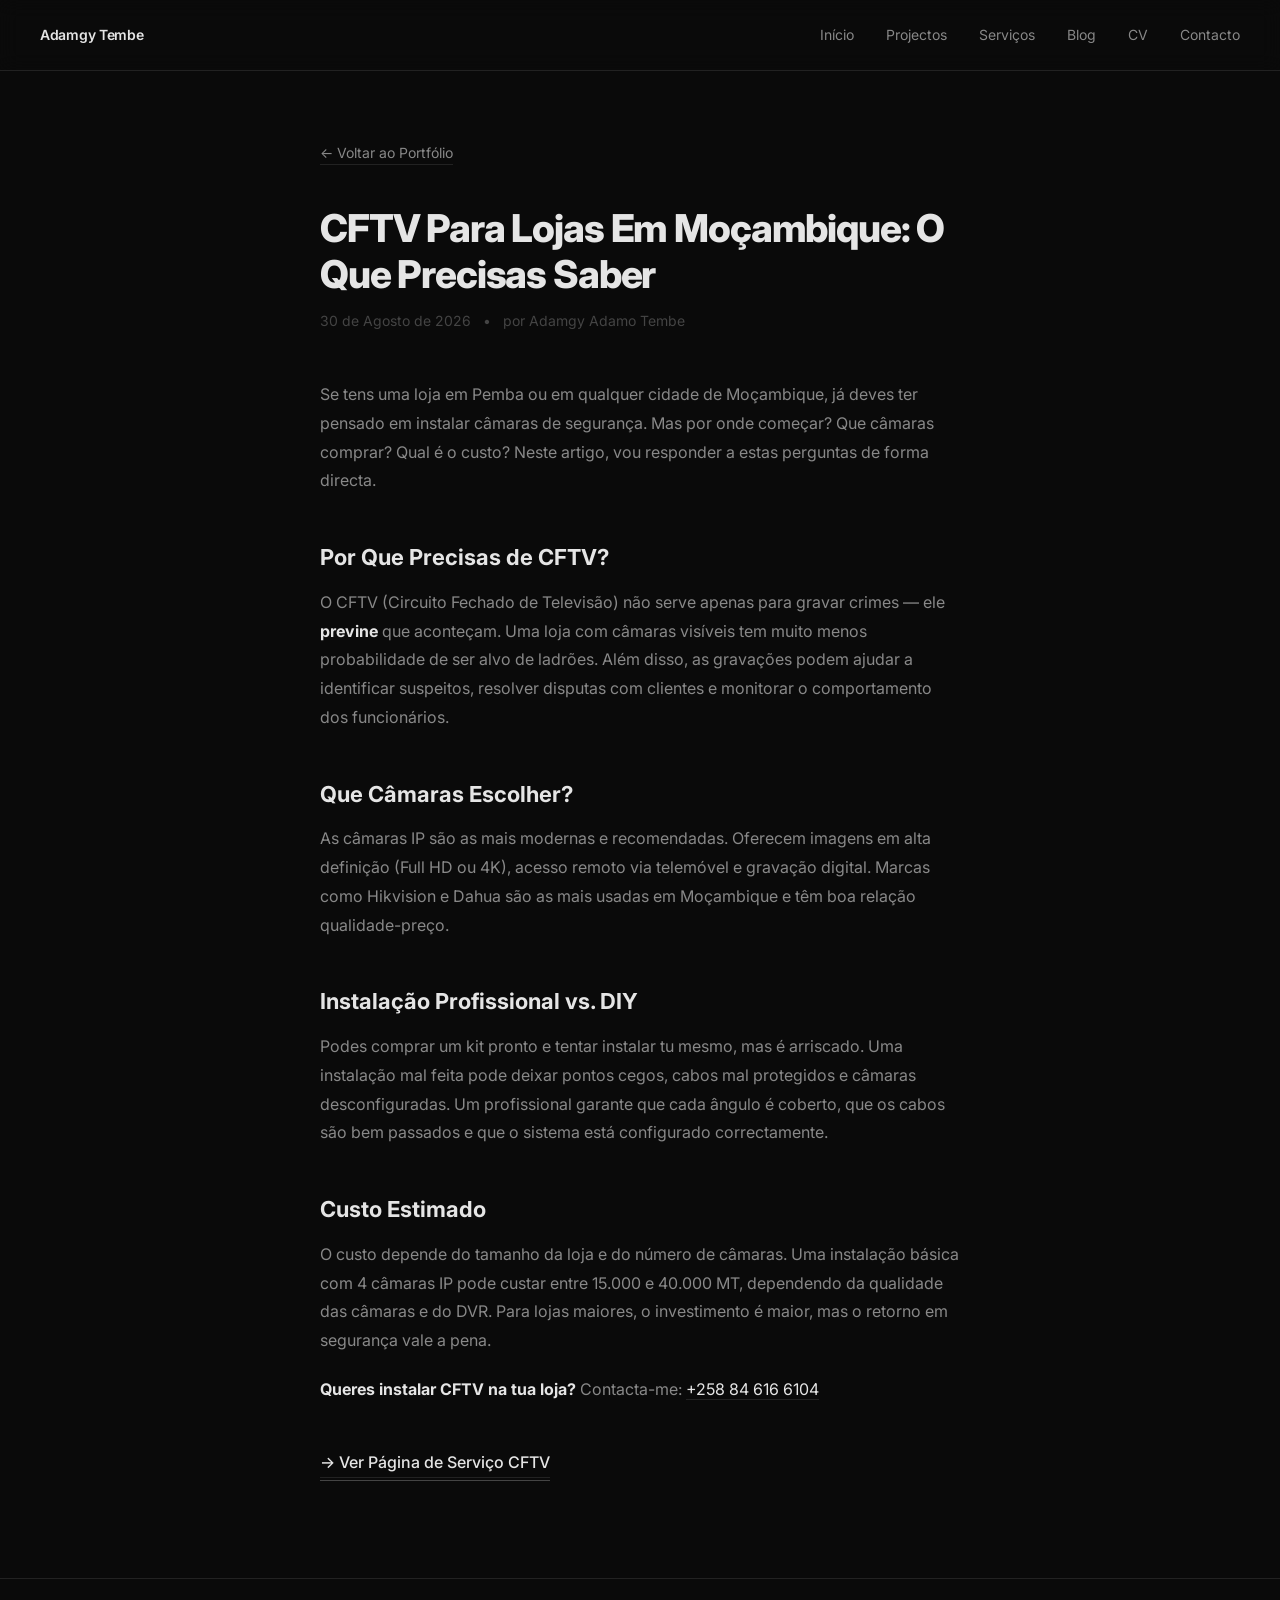
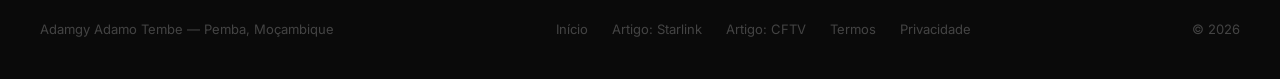
<file: blog/cftv-lojas-mocambique.html>
<!DOCTYPE html>
<html lang="pt">
<head>
    <meta charset="UTF-8">
    <meta name="viewport" content="width=device-width, initial-scale=1.0">
    
    <title>CFTV Para Lojas Em Moçambique: O Que Precisas Saber</title>
    
    <meta name="description" content="Guia completo de CFTV para lojas em Moçambique. Como escolher câmaras, instalação profissional, acesso remoto e manutenção.">
    
    <meta name="author" content="Adamgy Adamo Tembe">
    <meta name="robots" content="index, follow">
    <link rel="canonical" href="https://adamgy.vmpsaas.com/blog/cftv-lojas-mocambique.html">
    
    <meta property="og:title" content="CFTV Para Lojas Em Moçambique: O Que Precisas Saber">
    <meta property="og:description" content="Guia completo para instalar CFTV na tua loja em Moçambique. Câmaras IP, DVR, acesso remoto e mais.">
    <meta property="og:type" content="article">
    <meta property="og:url" content="https://adamgy.vmpsaas.com/blog/cftv-lojas-mocambique.html">
    <meta property="og:image" content="https://adamgy.vmpsaas.com/assets/images/adamgy.png">
    <meta property="og:locale" content="pt_MZ">
    
    <script type="application/ld+json">
    {
        "@context": "https://schema.org",
        "@type": "Article",
        "headline": "CFTV Para Lojas Em Moçambique: O Que Precisas Saber",
        "description": "Guia completo para escolher e instalar um sistema de CFTV para lojas em Moçambique.",
        "author": {
            "@type": "Person",
            "name": "Adamgy Adamo Tembe"
        },
        "publisher": {
            "@type": "Organization",
            "name": "Adamgy Tembe"
        },
        "datePublished": "2026-08-30",
        "dateModified": "2026-08-30"
    }
    </script>
    
    <link rel="preconnect" href="https://fonts.googleapis.com">
    <link href="https://fonts.googleapis.com/css2?family=Inter:wght@300;400;500;600;700&display=swap" rel="stylesheet">
    <link rel="stylesheet" href="../style.css">
    <link rel="icon" type="image/svg+xml" href="data:image/svg+xml,%3Csvg xmlns='http://www.w3.org/2000/svg' viewBox='0 0 100 100'%3E%3Crect width='100' height='100' rx='20' fill='%230a0a0a'/%3E%3Ctext x='50' y='68' font-size='50' font-weight='800' text-anchor='middle' fill='%23e5e5e5' font-family='Arial'%3EA%3C/text%3E%3C/svg%3E">
</head>
<body>
    <nav class="nav">
        <a href="/" class="nav-logo">Adamgy Tembe</a>
        <div class="nav-links">
            <a href="/">Início</a>
            <a href="/#projectos">Projectos</a>
            <a href="/#servicos">Serviços</a>
            <a href="/blog/">Blog</a>
            <a href="/cv.html">CV</a>
            <a href="/#contacto">Contacto</a>
        </div>
        <button class="nav-toggle" aria-label="Menu">≡</button>
    </nav>

    <main class="blog-page">
        <a href="/" class="back-nav" style="display: inline-flex; align-items: center; gap: 8px; color: var(--text-muted); text-decoration: none; font-size: 0.875rem; margin-bottom: 40px; transition: color 0.3s;">← Voltar ao Portfólio</a>
        
        <h1>CFTV Para Lojas Em Moçambique: O Que Precisas Saber</h1>
        <div class="blog-meta">
            <span>30 de Agosto de 2026</span>
            <span>•</span>
            <span>por Adamgy Adamo Tembe</span>
        </div>
        
        <p>
            Se tens uma loja em Pemba ou em qualquer cidade de Moçambique, já deves ter pensado em instalar câmaras de segurança. Mas por onde começar? Que câmaras comprar? Qual é o custo? Neste artigo, vou responder a estas perguntas de forma directa.
        </p>
        
        <h2>Por Que Precisas de CFTV?</h2>
        <p>
            O CFTV (Circuito Fechado de Televisão) não serve apenas para gravar crimes — ele <strong>previne</strong> que aconteçam. Uma loja com câmaras visíveis tem muito menos probabilidade de ser alvo de ladrões. Além disso, as gravações podem ajudar a identificar suspeitos, resolver disputas com clientes e monitorar o comportamento dos funcionários.
        </p>
        
        <h2>Que Câmaras Escolher?</h2>
        <p>
            As câmaras IP são as mais modernas e recomendadas. Oferecem imagens em alta definição (Full HD ou 4K), acesso remoto via telemóvel e gravação digital. Marcas como Hikvision e Dahua são as mais usadas em Moçambique e têm boa relação qualidade-preço.
        </p>
        
        <h2>Instalação Profissional vs. DIY</h2>
        <p>
            Podes comprar um kit pronto e tentar instalar tu mesmo, mas é arriscado. Uma instalação mal feita pode deixar pontos cegos, cabos mal protegidos e câmaras desconfiguradas. Um profissional garante que cada ângulo é coberto, que os cabos são bem passados e que o sistema está configurado correctamente.
        </p>
        
        <h2>Custo Estimado</h2>
        <p>
            O custo depende do tamanho da loja e do número de câmaras. Uma instalação básica com 4 câmaras IP pode custar entre 15.000 e 40.000 MT, dependendo da qualidade das câmaras e do DVR. Para lojas maiores, o investimento é maior, mas o retorno em segurança vale a pena.
        </p>
        
        <p>
            <strong>Queres instalar CFTV na tua loja?</strong> Contacta-me: <a href="https://wa.me/258846166104" target="_blank">+258 84 616 6104</a>
        </p>
        
        <p>
            <a href="/cftv-cabo-delgado.html" class="hero-link" style="margin-top: 24px;">→ Ver Página de Serviço CFTV</a>
        </p>
    </main>

    <footer class="footer">
        <div class="footer-inner">
            <p>Adamgy Adamo Tembe — Pemba, Moçambique</p>
            <div class="footer-links">
                <a href="/">Início</a>
                <a href="/blog/como-instalar-starlink-pemba.html">Artigo: Starlink</a>
                <a href="/blog/cftv-lojas-mocambique.html">Artigo: CFTV</a>
                <a href="/termos.html">Termos</a>
                <a href="/privacidade.html">Privacidade</a>
            </div>
            <p class="footer-copy">© 2026</p>
        </div>
    </footer>

    <script src="../script.js"></script>
</body>
</html>
</file>
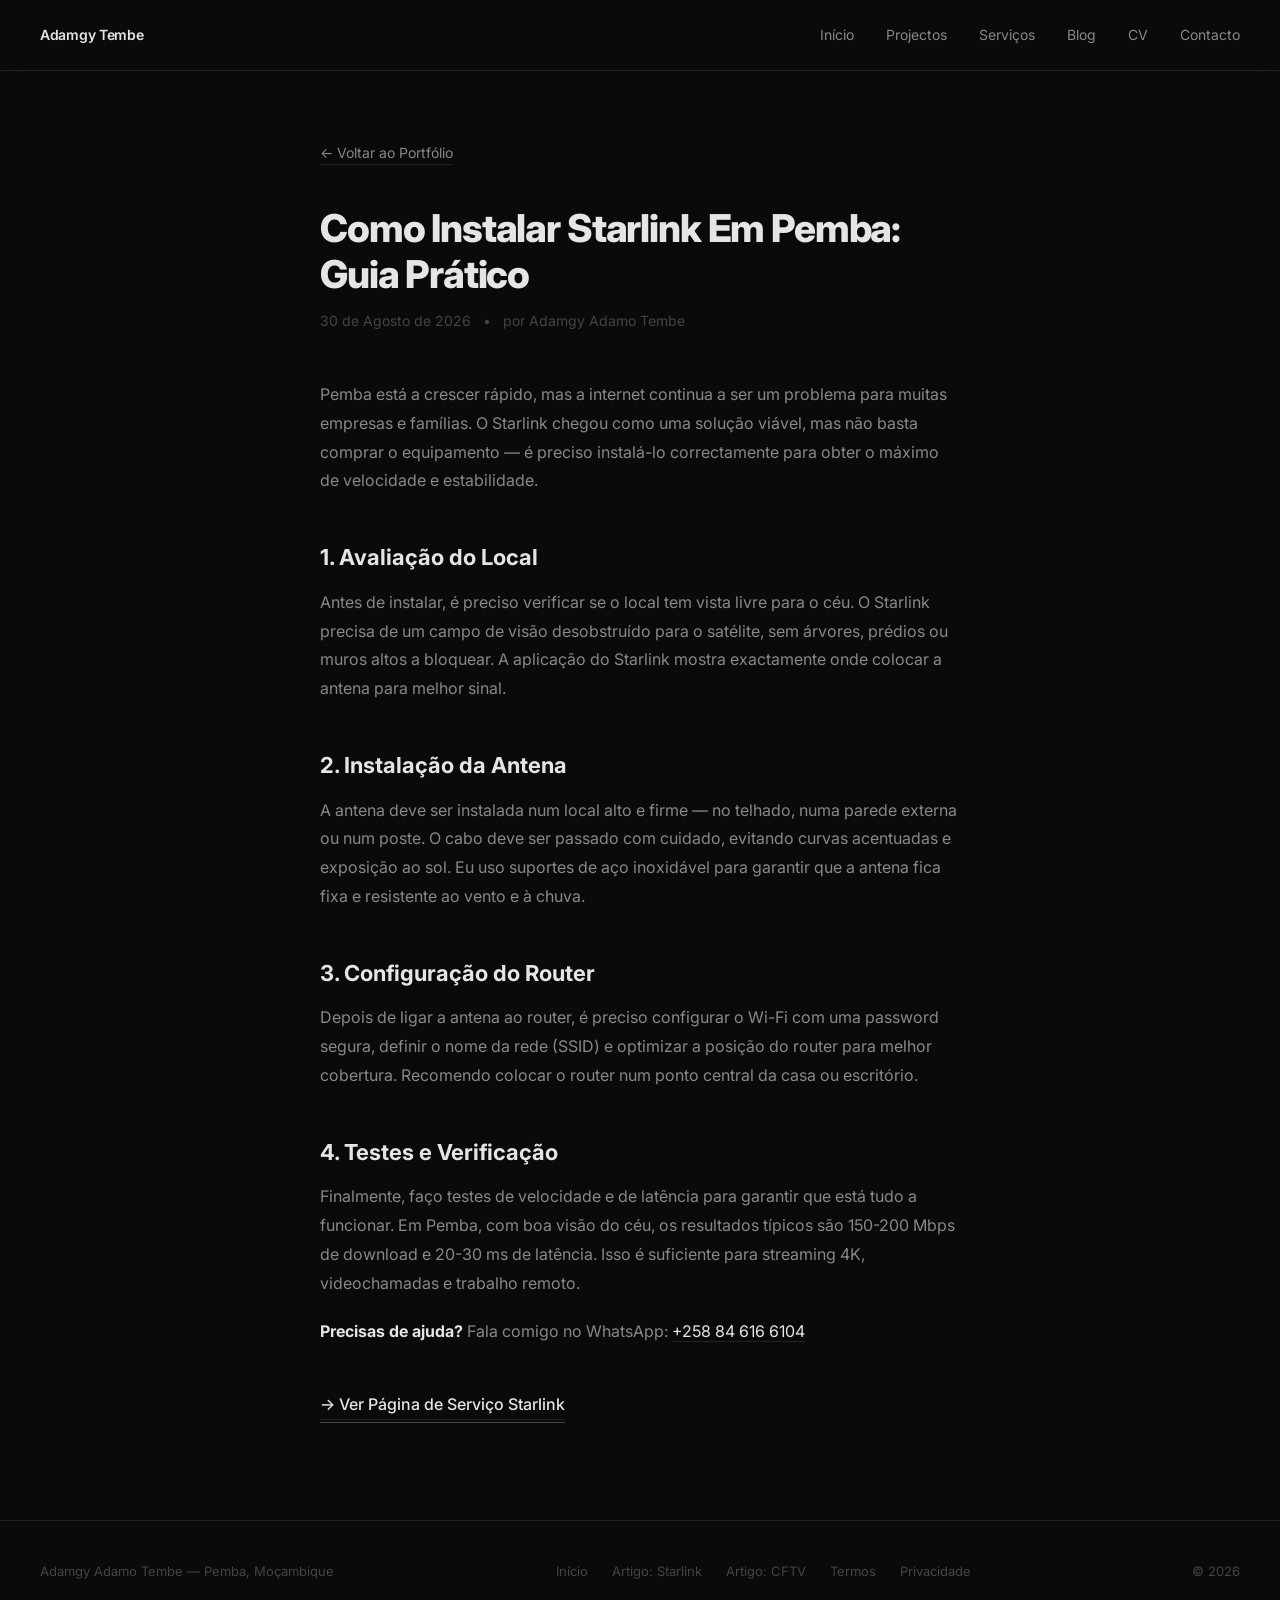
<file: blog/como-instalar-starlink-pemba.html>
<!DOCTYPE html>
<html lang="pt">
<head>
    <meta charset="UTF-8">
    <meta name="viewport" content="width=device-width, initial-scale=1.0">
    
    <title>Como Instalar Starlink Em Pemba: Guia Prático</title>
    
    <meta name="description" content="Aprenda como instalar Starlink em Pemba, Moçambique. Passo a passo completo: avaliação do local, instalação da antena e configuração do router.">
    
    <meta name="author" content="Adamgy Adamo Tembe">
    <meta name="robots" content="index, follow">
    <link rel="canonical" href="https://adamgy.vmpsaas.com/blog/como-instalar-starlink-pemba.html">
    
    <meta property="og:title" content="Como Instalar Starlink Em Pemba: Guia Prático">
    <meta property="og:description" content="Guia completo para instalar Starlink em Pemba. Passo a passo para ter internet rápida e estável.">
    <meta property="og:type" content="article">
    <meta property="og:url" content="https://adamgy.vmpsaas.com/blog/como-instalar-starlink-pemba.html">
    <meta property="og:image" content="https://adamgy.vmpsaas.com/assets/images/adamgy.png">
    <meta property="og:locale" content="pt_MZ">
    
    <script type="application/ld+json">
    {
        "@context": "https://schema.org",
        "@type": "Article",
        "headline": "Como Instalar Starlink Em Pemba: Guia Prático",
        "description": "Guia completo para instalar Starlink em Pemba, Moçambique, incluindo avaliação do local, instalação da antena e configuração.",
        "author": {
            "@type": "Person",
            "name": "Adamgy Adamo Tembe"
        },
        "publisher": {
            "@type": "Organization",
            "name": "Adamgy Tembe"
        },
        "datePublished": "2026-08-30",
        "dateModified": "2026-08-30"
    }
    </script>
    
    <link rel="preconnect" href="https://fonts.googleapis.com">
    <link href="https://fonts.googleapis.com/css2?family=Inter:wght@300;400;500;600;700&display=swap" rel="stylesheet">
    <link rel="stylesheet" href="../style.css">
    <link rel="icon" type="image/svg+xml" href="data:image/svg+xml,%3Csvg xmlns='http://www.w3.org/2000/svg' viewBox='0 0 100 100'%3E%3Crect width='100' height='100' rx='20' fill='%230a0a0a'/%3E%3Ctext x='50' y='68' font-size='50' font-weight='800' text-anchor='middle' fill='%23e5e5e5' font-family='Arial'%3EA%3C/text%3E%3C/svg%3E">
</head>
<body>
    <nav class="nav">
        <a href="/" class="nav-logo">Adamgy Tembe</a>
        <div class="nav-links">
            <a href="/">Início</a>
            <a href="/#projectos">Projectos</a>
            <a href="/#servicos">Serviços</a>
            <a href="/blog/">Blog</a>
            <a href="/cv.html">CV</a>
            <a href="/#contacto">Contacto</a>
        </div>
        <button class="nav-toggle" aria-label="Menu">≡</button>
    </nav>

    <main class="blog-page">
        <a href="/" class="back-nav" style="display: inline-flex; align-items: center; gap: 8px; color: var(--text-muted); text-decoration: none; font-size: 0.875rem; margin-bottom: 40px; transition: color 0.3s;">← Voltar ao Portfólio</a>
        
        <h1>Como Instalar Starlink Em Pemba: Guia Prático</h1>
        <div class="blog-meta">
            <span>30 de Agosto de 2026</span>
            <span>•</span>
            <span>por Adamgy Adamo Tembe</span>
        </div>
        
        <p>
            Pemba está a crescer rápido, mas a internet continua a ser um problema para muitas empresas e famílias. O Starlink chegou como uma solução viável, mas não basta comprar o equipamento — é preciso instalá-lo correctamente para obter o máximo de velocidade e estabilidade.
        </p>
        
        <h2>1. Avaliação do Local</h2>
        <p>
            Antes de instalar, é preciso verificar se o local tem vista livre para o céu. O Starlink precisa de um campo de visão desobstruído para o satélite, sem árvores, prédios ou muros altos a bloquear. A aplicação do Starlink mostra exactamente onde colocar a antena para melhor sinal.
        </p>
        
        <h2>2. Instalação da Antena</h2>
        <p>
            A antena deve ser instalada num local alto e firme — no telhado, numa parede externa ou num poste. O cabo deve ser passado com cuidado, evitando curvas acentuadas e exposição ao sol. Eu uso suportes de aço inoxidável para garantir que a antena fica fixa e resistente ao vento e à chuva.
        </p>
        
        <h2>3. Configuração do Router</h2>
        <p>
            Depois de ligar a antena ao router, é preciso configurar o Wi-Fi com uma password segura, definir o nome da rede (SSID) e optimizar a posição do router para melhor cobertura. Recomendo colocar o router num ponto central da casa ou escritório.
        </p>
        
        <h2>4. Testes e Verificação</h2>
        <p>
            Finalmente, faço testes de velocidade e de latência para garantir que está tudo a funcionar. Em Pemba, com boa visão do céu, os resultados típicos são 150-200 Mbps de download e 20-30 ms de latência. Isso é suficiente para streaming 4K, videochamadas e trabalho remoto.
        </p>
        
        <p>
            <strong>Precisas de ajuda?</strong> Fala comigo no WhatsApp: <a href="https://wa.me/258846166104" target="_blank">+258 84 616 6104</a>
        </p>
        
        <p>
            <a href="/starlink-pemba.html" class="hero-link" style="margin-top: 24px;">→ Ver Página de Serviço Starlink</a>
        </p>
    </main>

    <footer class="footer">
        <div class="footer-inner">
            <p>Adamgy Adamo Tembe — Pemba, Moçambique</p>
            <div class="footer-links">
                <a href="/">Início</a>
                <a href="/blog/como-instalar-starlink-pemba.html">Artigo: Starlink</a>
                <a href="/blog/cftv-lojas-mocambique.html">Artigo: CFTV</a>
                <a href="/termos.html">Termos</a>
                <a href="/privacidade.html">Privacidade</a>
            </div>
            <p class="footer-copy">© 2026</p>
        </div>
    </footer>

    <script src="../script.js"></script>
</body>
</html>
</file>
<file: style.css>
:root {
    --bg: #0a0a0a;
    --bg-elevated: #111111;
    --text: #e5e5e5;
    --text-muted: #888888;
    --text-dim: #444444;
    --accent: #e5e5e5;
    --border: #222222;
    --success: #4ade80;
    --font: 'Inter', -apple-system, BlinkMacSystemFont, sans-serif;
    --ease: cubic-bezier(0.25, 0.46, 0.45, 0.94);
}

* {
    margin: 0;
    padding: 0;
    box-sizing: border-box;
}

html {
    scroll-behavior: smooth;
    font-size: 16px;
}

body {
    font-family: var(--font);
    background: var(--bg);
    color: var(--text);
    line-height: 1.6;
    -webkit-font-smoothing: antialiased;
    overflow-x: hidden;
}

/* Cursor nativo desativado apenas em desktop com ponteiro fino */
@media (pointer: fine) {
    body {
        cursor: none;
    }
}

::selection {
    background: rgba(255, 255, 255, 0.15);
    color: #fff;
}

/* ===== CANVAS BACKGROUND ===== */
#bg-canvas {
    position: fixed;
    inset: 0;
    z-index: 0;
    pointer-events: none;
}

/* ===== CURSOR (visível por padrão, esconde quando rato sai) ===== */
.cursor-dot,
.cursor-outline {
    position: fixed;
    top: 0;
    left: 0;
    pointer-events: none;
    z-index: 99999;
    opacity: 1;
    transform: translate(-50%, -50%);
    transition: opacity 0.2s;
}

.cursor-dot {
    width: 6px;
    height: 6px;
    background: var(--accent);
    border-radius: 50%;
    box-shadow: 0 0 10px rgba(229, 229, 229, 0.5);
}

.cursor-outline {
    width: 36px;
    height: 36px;
    border: 1.5px solid rgba(229, 229, 229, 0.5);
    border-radius: 50%;
    transition: width 0.25s, height 0.25s, border-color 0.25s, background 0.25s;
    backdrop-filter: blur(2px);
}

/* Quando o rato sai da janela, esconder */
body.cursor-hidden .cursor-dot,
body.cursor-hidden .cursor-outline {
    opacity: 0;
}

/* Hover em elementos interativos */
body.cursor-hover .cursor-dot {
    width: 10px;
    height: 10px;
    background: var(--success);
}

body.cursor-hover .cursor-outline {
    width: 50px;
    height: 50px;
    border-color: rgba(74, 222, 128, 0.6);
    background: rgba(74, 222, 128, 0.08);
}

/* Ripple ao clicar */
.ripple {
    position: fixed;
    border-radius: 50%;
    background: rgba(255, 255, 255, 0.2);
    pointer-events: none;
    z-index: 99997;
    animation: rippleAnim 0.6s ease-out forwards;
    transform: translate(-50%, -50%) scale(0);
}

@keyframes rippleAnim {
    to {
        transform: translate(-50%, -50%) scale(4);
        opacity: 0;
    }
}

/* ===== NAVIGATION ===== */
.nav {
    position: fixed;
    top: 0;
    left: 0;
    right: 0;
    z-index: 100;
    display: flex;
    align-items: center;
    justify-content: space-between;
    padding: 24px 40px;
    background: rgba(10, 10, 10, 0.8);
    backdrop-filter: blur(10px);
    border-bottom: 1px solid var(--border);
}

.nav-logo {
    font-size: 0.875rem;
    font-weight: 600;
    color: var(--text);
    text-decoration: none;
    letter-spacing: -0.02em;
}

.nav-links {
    display: flex;
    gap: 32px;
}

.nav-links a {
    font-size: 0.875rem;
    font-weight: 400;
    color: var(--text-muted);
    text-decoration: none;
    transition: color 0.3s var(--ease);
    position: relative;
}

.nav-links a::after {
    content: '';
    position: absolute;
    bottom: -4px;
    left: 0;
    width: 0;
    height: 1px;
    background: var(--text);
    transition: width 0.3s var(--ease);
}

.nav-links a:hover {
    color: var(--text);
}

.nav-links a:hover::after {
    width: 100%;
}

.nav-toggle {
    display: none;
    background: none;
    border: none;
    color: var(--text);
    font-size: 1.5rem;
    cursor: pointer;
}

/* ===== HERO ===== */
.hero {
    position: relative;
    z-index: 1;
    min-height: 100vh;
    display: flex;
    flex-direction: column;
    justify-content: center;
    padding: 120px 40px 80px;
    max-width: 1400px;
    margin: 0 auto;
}

.hero-eyebrow {
    font-size: 0.75rem;
    font-weight: 500;
    text-transform: uppercase;
    letter-spacing: 0.15em;
    color: var(--text-muted);
    margin-bottom: 24px;
}

.hero-title {
    font-size: clamp(2.5rem, 6vw, 5.5rem);
    font-weight: 800;
    line-height: 1.05;
    letter-spacing: -0.04em;
    margin-bottom: 32px;
}

.hero-name {
    display: block;
    color: var(--text);
}

.hero-desc {
    font-size: 1.125rem;
    font-weight: 400;
    color: var(--text-muted);
    max-width: 560px;
    line-height: 1.7;
    margin-bottom: 48px;
}

.hero-desc strong {
    color: var(--text);
    font-weight: 600;
}

.hero-actions {
    display: flex;
    gap: 32px;
    flex-wrap: wrap;
}

.hero-link {
    font-size: 1rem;
    font-weight: 500;
    color: var(--text);
    text-decoration: none;
    position: relative;
    transition: transform 0.3s var(--ease);
    display: inline-flex;
    align-items: center;
    gap: 8px;
}

.hero-link::after {
    content: '';
    position: absolute;
    bottom: -4px;
    left: 0;
    width: 100%;
    height: 1px;
    background: var(--text-dim);
    transition: background 0.3s;
}

.hero-link:hover {
    transform: translateX(4px);
}

.hero-link:hover::after {
    background: var(--text);
}

.hero-link.secondary {
    color: var(--text-muted);
}

.hero-link.secondary::after {
    background: var(--border);
}

/* ===== SECTIONS ===== */
.section {
    position: relative;
    z-index: 1;
    padding: 120px 40px;
}

.section-dim {
    background: var(--bg-elevated);
}

.section-inner {
    max-width: 1200px;
    margin: 0 auto;
}

.section-label {
    font-size: 0.75rem;
    font-weight: 500;
    text-transform: uppercase;
    letter-spacing: 0.15em;
    color: var(--text-dim);
    margin-bottom: 64px;
}

.section-grid {
    display: grid;
    grid-template-columns: 2fr 1fr;
    gap: 80px;
    align-items: start;
}

.section-text {
    display: flex;
    flex-direction: column;
    gap: 24px;
}

.section-text p {
    font-size: 1.125rem;
    color: var(--text-muted);
    line-height: 1.8;
    max-width: 640px;
}

.section-text strong {
    color: var(--text);
    font-weight: 600;
}

.section-meta {
    display: flex;
    flex-direction: column;
    gap: 24px;
    padding-top: 8px;
}

.meta-item {
    display: flex;
    flex-direction: column;
    gap: 4px;
}

.meta-label {
    font-size: 0.75rem;
    text-transform: uppercase;
    letter-spacing: 0.1em;
    color: var(--text-dim);
}

.meta-value {
    font-size: 0.9375rem;
    color: var(--text);
    font-weight: 500;
}

.meta-value.link {
    text-decoration: none;
    border-bottom: 1px solid var(--border);
    padding-bottom: 2px;
    transition: border-color 0.3s;
    display: inline-block;
    width: fit-content;
}

.meta-value.link:hover {
    border-color: var(--text);
}

.status-open {
    color: var(--success);
}

/* ===== PROJECTS ===== */
.project-list {
    display: flex;
    flex-direction: column;
    gap: 0;
}

.project-item {
    display: grid;
    grid-template-columns: 2fr 1fr;
    gap: 40px;
    padding: 48px 0;
    border-bottom: 1px solid var(--border);
    transition: opacity 0.3s;
}

.project-item:first-child {
    border-top: 1px solid var(--border);
}

.project-list:hover .project-item:not(:hover) {
    opacity: 0.35;
}

.project-title {
    font-size: 1.75rem;
    font-weight: 700;
    letter-spacing: -0.02em;
    margin-bottom: 12px;
    color: var(--text);
}

.project-desc {
    font-size: 1rem;
    color: var(--text-muted);
    line-height: 1.7;
    margin-bottom: 20px;
    max-width: 560px;
}

.project-tags {
    display: flex;
    gap: 12px;
    flex-wrap: wrap;
}

.project-tags span {
    font-size: 0.75rem;
    color: var(--text-dim);
    text-transform: uppercase;
    letter-spacing: 0.05em;
}

.project-side {
    display: flex;
    align-items: flex-start;
    justify-content: flex-end;
}

.project-link {
    font-size: 0.875rem;
    color: var(--text);
    text-decoration: none;
    border-bottom: 1px solid var(--border);
    padding-bottom: 2px;
    transition: all 0.3s;
    white-space: nowrap;
}

.project-link:hover {
    border-color: var(--text);
}

.project-link.disabled {
    color: var(--text-dim);
    border-bottom-style: dashed;
    cursor: default;
}

/* ===== SERVICES ===== */
.service-list {
    display: flex;
    flex-direction: column;
}

.service-row {
    display: grid;
    grid-template-columns: 60px 1fr 1fr;
    gap: 40px;
    align-items: baseline;
    padding: 28px 0;
    border-bottom: 1px solid var(--border);
    transition: background 0.3s;
}

.service-row:hover {
    background: rgba(255, 255, 255, 0.015);
    margin: 0 -40px;
    padding-left: 40px;
    padding-right: 40px;
}

.service-num {
    font-size: 0.75rem;
    color: var(--text-dim);
    font-weight: 500;
}

.service-name {
    font-size: 1.25rem;
    font-weight: 600;
    color: var(--text);
    letter-spacing: -0.01em;
}

.service-detail {
    font-size: 0.9375rem;
    color: var(--text-muted);
    text-align: right;
}

/* ===== SERVICE CARDS (links para landing pages) ===== */
.service-cards {
    display: grid;
    grid-template-columns: repeat(auto-fit, minmax(280px, 1fr));
    gap: 24px;
    margin-top: 48px;
}

.service-card {
    background: var(--bg-elevated);
    border: 1px solid var(--border);
    border-radius: 12px;
    padding: 32px;
    text-decoration: none;
    color: var(--text);
    transition: all 0.3s var(--ease);
    display: flex;
    flex-direction: column;
    gap: 16px;
}

.service-card:hover {
    border-color: var(--text-dim);
    transform: translateY(-4px);
    background: #161616;
}

.service-card-icon {
    font-size: 1.75rem;
    color: var(--text);
}

.service-card-title {
    font-size: 1.125rem;
    font-weight: 600;
}

.service-card-desc {
    font-size: 0.875rem;
    color: var(--text-muted);
    line-height: 1.6;
    flex-grow: 1;
}

.service-card-link {
    font-size: 0.8125rem;
    color: var(--text);
    font-weight: 500;
    border-bottom: 1px solid var(--border);
    align-self: flex-start;
    transition: border-color 0.3s;
}

.service-card:hover .service-card-link {
    border-color: var(--text);
}

/* ===== BLOG (artigos) ===== */
.blog-page {
    max-width: 720px;
    margin: 0 auto;
    padding: 140px 40px 80px;
}

.blog-page h1 {
    font-size: clamp(1.75rem, 3vw, 2.5rem);
    font-weight: 800;
    letter-spacing: -0.03em;
    line-height: 1.2;
    margin-bottom: 12px;
}

.blog-page .blog-meta {
    color: var(--text-dim);
    font-size: 0.875rem;
    margin-bottom: 48px;
    display: flex;
    gap: 12px;
    align-items: center;
}

.blog-page h2 {
    font-size: 1.375rem;
    font-weight: 700;
    margin: 48px 0 16px;
    color: var(--text);
    line-height: 1.3;
}

.blog-page p {
    font-size: 1rem;
    color: var(--text-muted);
    line-height: 1.8;
    margin-bottom: 20px;
}

.blog-page strong {
    color: var(--text);
}

.blog-page a {
    color: var(--text);
    border-bottom: 1px solid var(--border);
    text-decoration: none;
    transition: border-color 0.3s;
}

.blog-page a:hover {
    border-color: var(--text);
}

.blog-page blockquote {
    border-left: 2px solid var(--text);
    padding: 16px 24px;
    margin: 32px 0;
    background: var(--bg-elevated);
    border-radius: 0 8px 8px 0;
    font-style: italic;
    color: var(--text-muted);
}

.blog-page code {
    background: var(--bg-elevated);
    padding: 2px 6px;
    border-radius: 4px;
    font-size: 0.875rem;
    color: var(--text);
}

.blog-page ul, .blog-page ol {
    margin: 20px 0;
    padding-left: 24px;
}

.blog-page li {
    margin-bottom: 10px;
    line-height: 1.7;
    color: var(--text-muted);
}

/* ===== CONTACT ===== */
.contact-layout {
    display: grid;
    grid-template-columns: 1fr 1fr;
    gap: 80px;
    align-items: start;
}

.contact-title {
    font-size: clamp(2rem, 4vw, 3.5rem);
    font-weight: 800;
    letter-spacing: -0.03em;
    line-height: 1.1;
    margin-bottom: 24px;
}

.contact-desc {
    font-size: 1.125rem;
    color: var(--text-muted);
    line-height: 1.7;
    max-width: 440px;
}

.contact-channels {
    display: flex;
    flex-direction: column;
    gap: 0;
}

.channel {
    display: flex;
    flex-direction: column;
    gap: 4px;
    text-decoration: none;
    padding: 20px 0;
    border-bottom: 1px solid var(--border);
    transition: all 0.3s;
}

.channel:hover {
    padding-left: 12px;
    border-color: var(--text);
}

.channel-label {
    font-size: 0.75rem;
    text-transform: uppercase;
    letter-spacing: 0.1em;
    color: var(--text-dim);
}

.channel-value {
    font-size: 1.0625rem;
    color: var(--text);
    font-weight: 500;
}

/* ===== WHATSAPP FLOAT ===== */
.wa-float {
    position: fixed;
    bottom: 28px;
    right: 28px;
    width: 56px;
    height: 56px;
    background: #25D366;
    border-radius: 50%;
    display: flex;
    align-items: center;
    justify-content: center;
    color: #fff;
    font-size: 1.6rem;
    text-decoration: none;
    z-index: 1000;
    box-shadow: 0 4px 20px rgba(37, 211, 102, 0.3);
    transition: transform 0.3s var(--ease);
    animation: waPulse 2s ease-in-out infinite;
}

.wa-float:hover {
    transform: scale(1.1);
    animation: none;
}

@keyframes waPulse {
    0%, 100% { box-shadow: 0 4px 20px rgba(37, 211, 102, 0.3); }
    50% { box-shadow: 0 4px 30px rgba(37, 211, 102, 0.6); }
}

/* ===== FOOTER ===== */
.footer {
    position: relative;
    z-index: 1;
    padding: 40px;
    border-top: 1px solid var(--border);
}

.footer-inner {
    max-width: 1200px;
    margin: 0 auto;
    display: flex;
    justify-content: space-between;
    align-items: center;
    font-size: 0.8125rem;
    color: var(--text-dim);
}

.footer-links {
    display: flex;
    gap: 24px;
    flex-wrap: wrap;
}

.footer-links a {
    color: var(--text-dim);
    text-decoration: none;
    transition: color 0.3s;
}

.footer-links a:hover {
    color: var(--text);
}

/* ===== RESPONSIVE ===== */
@media (max-width: 900px) {
    .nav-links {
        display: none;
        position: absolute;
        top: 64px;
        left: 0;
        right: 0;
        background: rgba(10, 10, 10, 0.95);
        backdrop-filter: blur(10px);
        flex-direction: column;
        padding: 24px 40px;
        gap: 20px;
        border-bottom: 1px solid var(--border);
    }
    
    .nav-links.active {
        display: flex;
    }
    
    .nav-toggle {
        display: block;
    }

    .hero {
        padding: 100px 24px 60px;
    }

    .section {
        padding: 80px 24px;
    }

    .section-grid,
    .contact-layout {
        grid-template-columns: 1fr;
        gap: 48px;
    }

    .project-item {
        grid-template-columns: 1fr;
        gap: 24px;
    }

    .project-side {
        justify-content: flex-start;
    }

    .service-row {
        grid-template-columns: 40px 1fr;
        gap: 16px;
    }

    .service-detail {
        text-align: left;
        grid-column: 2;
    }

    .footer-inner {
        flex-direction: column;
        gap: 16px;
        text-align: center;
    }

    .wa-float {
        bottom: 20px;
        right: 20px;
        width: 50px;
        height: 50px;
        font-size: 1.4rem;
    }
}

@media (prefers-reduced-motion: reduce) {
    * {
        animation: none !important;
        transition: none !important;
    }
}

/* ===== HERO PORTRAIT — ADAMGY ===== */
.hero {
    isolation: isolate;
}

.hero-portrait {
    position: absolute;
    z-index: 0;
    top: 50%;
    right: clamp(-6rem, -1vw, 0rem);
    width: min(43vw, 590px);
    max-height: 760px;
    transform: translateY(-47%);
    pointer-events: none;
    display: flex;
    justify-content: flex-end;
    align-items: center;
    filter: drop-shadow(0 0 18px rgba(0, 229, 255, 0.30))
            drop-shadow(0 0 55px rgba(0, 229, 255, 0.14));
    opacity: 0.98;
}

.hero-portrait::after {
    content: "";
    position: absolute;
    inset: 8% -8% 4% 8%;
    background: radial-gradient(ellipse at 60% 55%, rgba(0, 229, 255, 0.16) 0%, rgba(0, 229, 255, 0.07) 35%, transparent 70%);
    filter: blur(24px);
    z-index: -1;
}

.hero-portrait img {
    display: block;
    width: 100%;
    height: auto;
    max-height: 760px;
    object-fit: contain;
    object-position: center;
}

.hero-eyebrow,
.hero-title,
.hero-desc,
.hero-actions {
    position: relative;
    z-index: 1;
}

@media (max-width: 1100px) {
    .hero-portrait {
        right: -4rem;
        width: min(45vw, 520px);
        opacity: 0.78;
    }
}

@media (max-width: 900px) {
    .hero {
        isolation: auto;
    }

    .hero-portrait {
        position: relative;
        top: auto;
        right: auto;
        width: min(82vw, 430px);
        max-height: none;
        margin: 20px auto 0;
        transform: none;
        justify-content: center;
        order: 5;
        opacity: 0.94;
    }

    .hero-portrait img {
        max-height: 560px;
    }
}

@media (max-width: 600px) {
    .hero-portrait {
        width: min(92vw, 380px);
        margin-top: 12px;
    }
}
</file>
